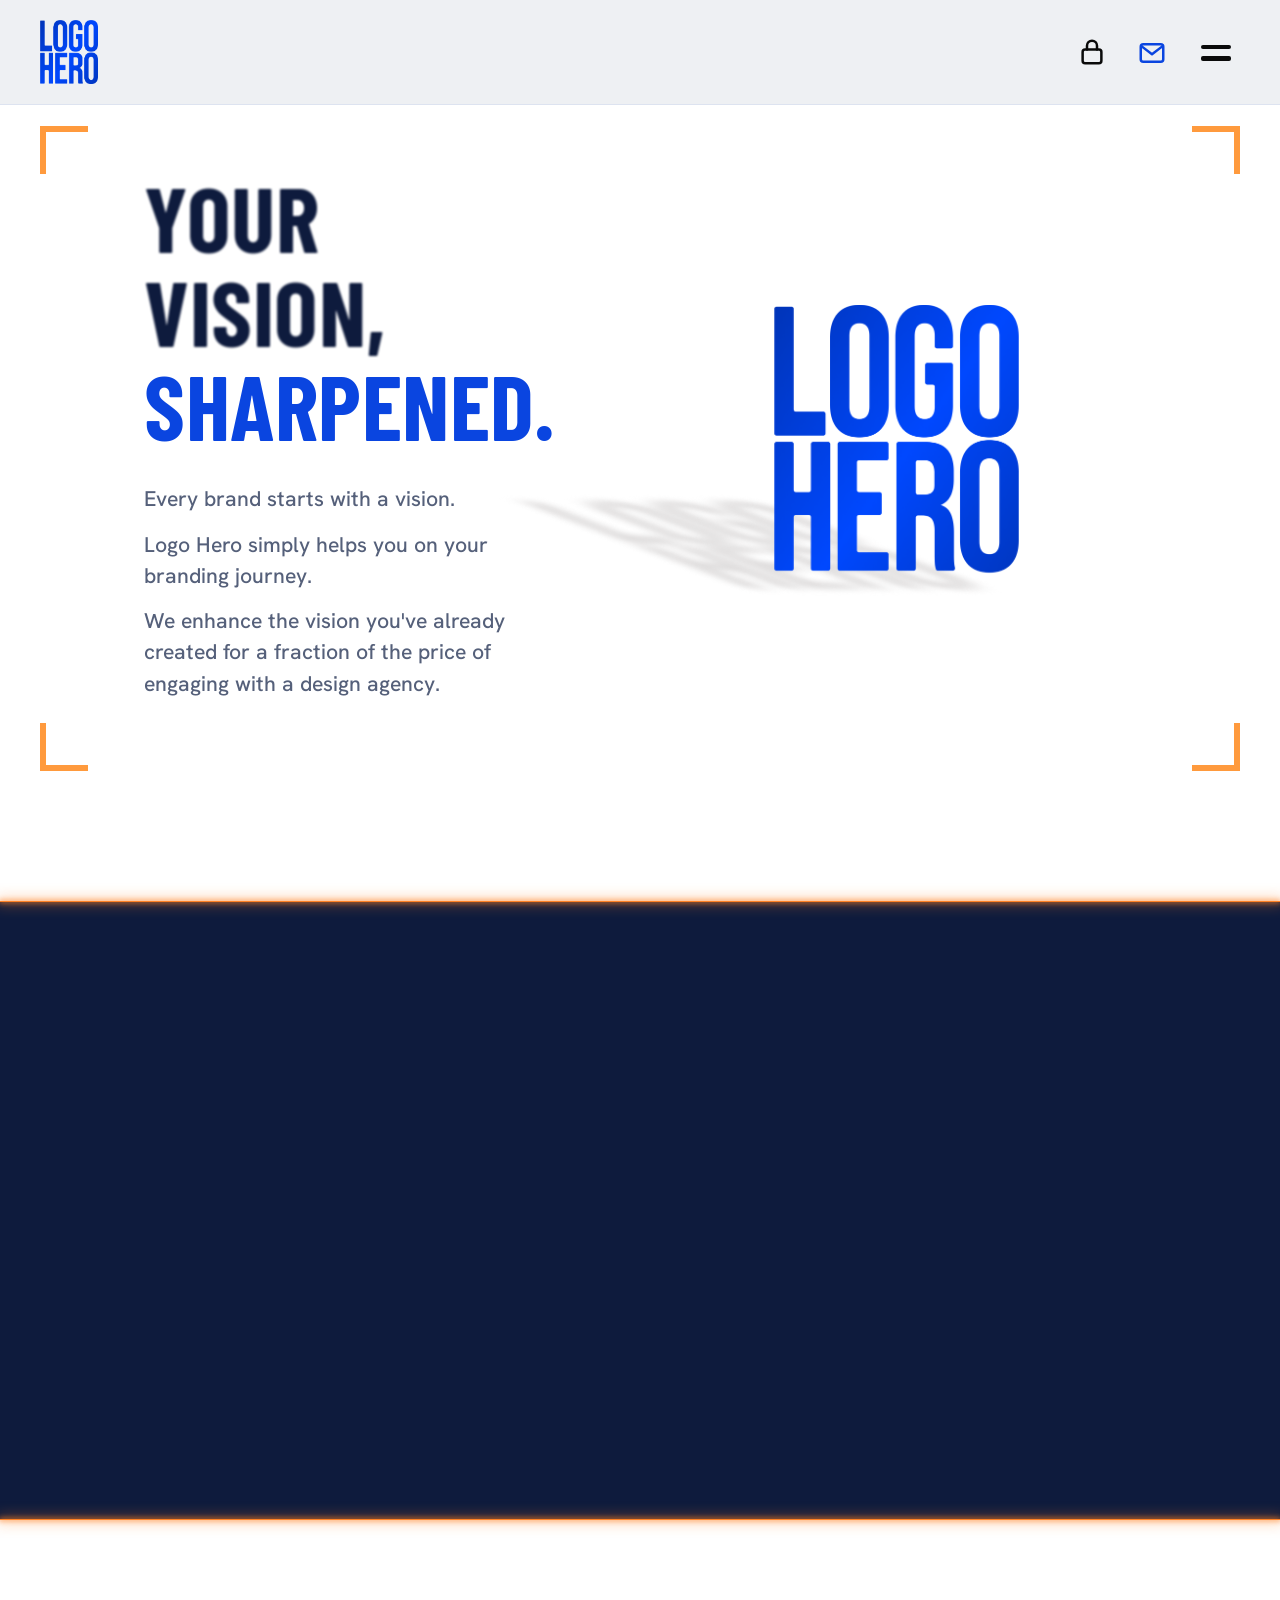
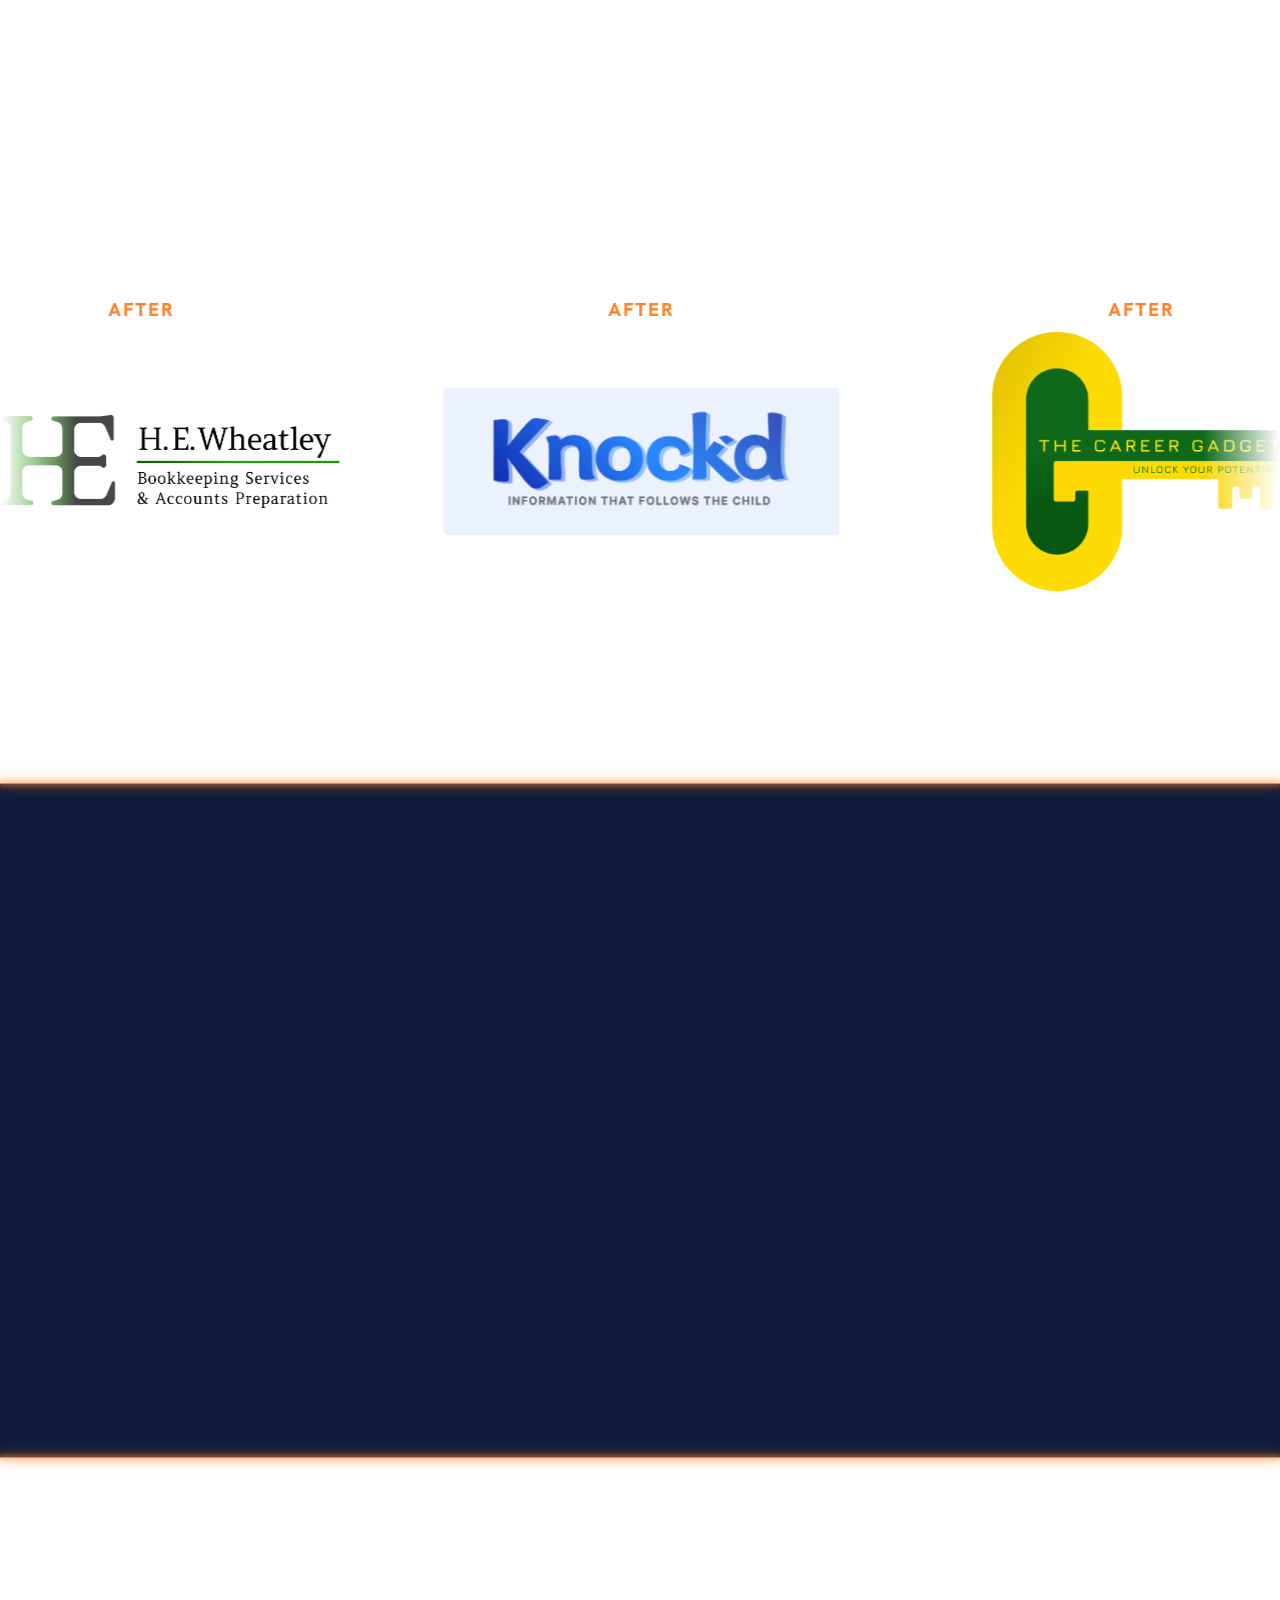
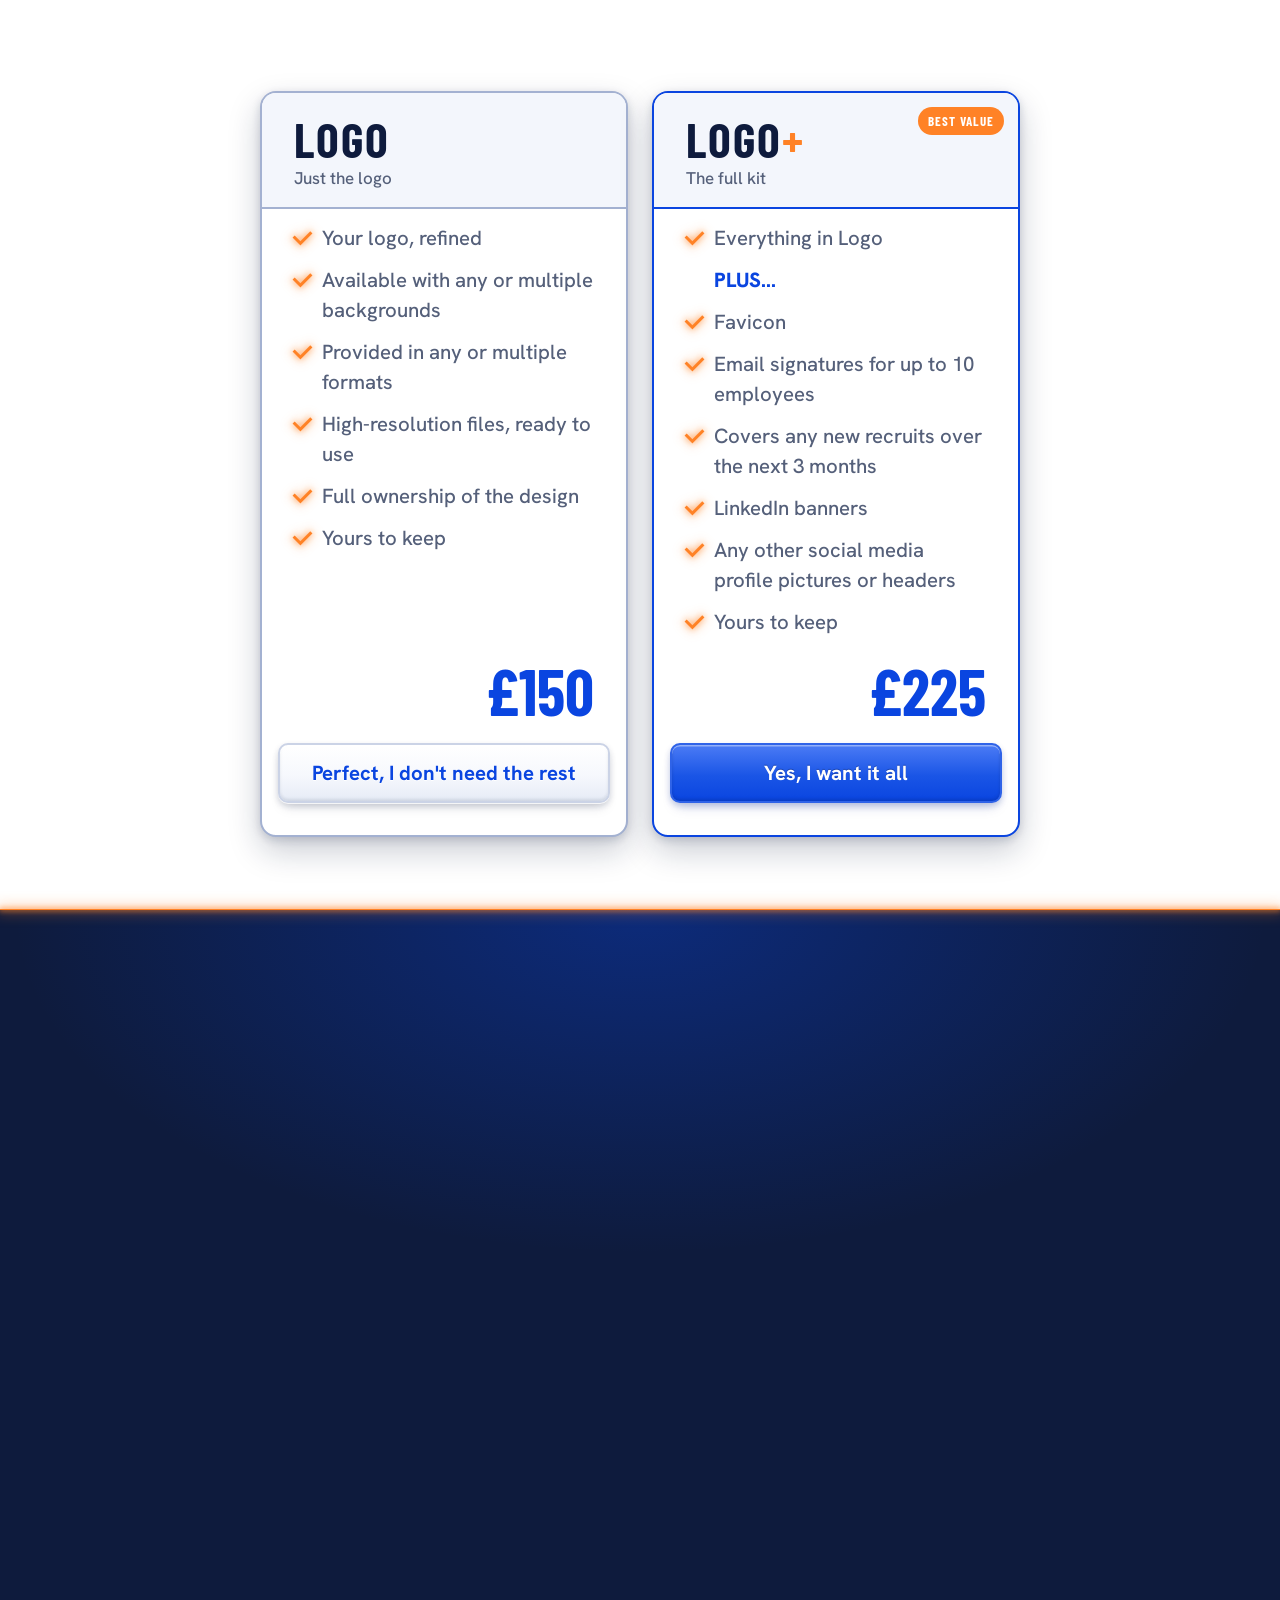
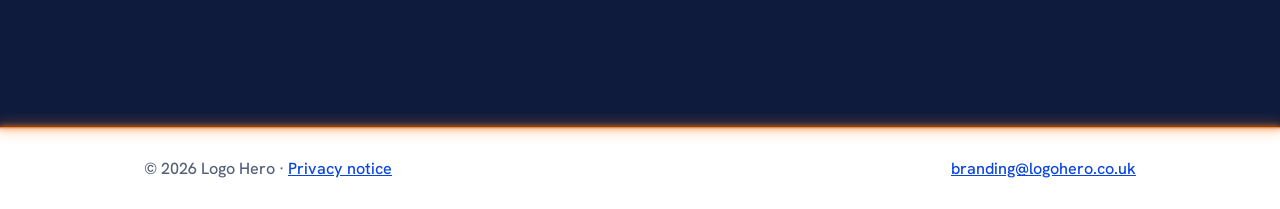
<file: index.html>
<!doctype html>
<html lang="en-GB">
<head>
<script>document.documentElement.classList.add('js');
/* Arriving via the menu's Home link (/#top): skip the opening animation and show the settled page from the top. */
if (location.hash === '#top') document.documentElement.classList.add('opening-done');</script>
<meta charset="utf-8">
<meta name="viewport" content="width=device-width, initial-scale=1">
<title>Logo Hero | Your vision, sharpened</title>
<meta name="description" content="Logo Hero helps you on your branding journey, enhancing the vision you've already created for a fraction of the price of a design agency.">
<link rel="icon" href="LOGO%20HERO.png">
<link rel="preconnect" href="https://fonts.googleapis.com">
<link rel="preconnect" href="https://fonts.gstatic.com" crossorigin>
<link href="https://fonts.googleapis.com/css2?family=Barlow+Condensed:wght@600;700&family=Hanken+Grotesk:wght@400;500;600;700;800&display=swap" rel="stylesheet">
<style>
  :root {
    --blue: #0A45E0;
    --orange: #FF8226;
    --blue-dark: #0A2A8F;
    --ink: #0E1B3D;
    --muted: #55607A;
    --line: #DDE3F0;
    --soft: #F3F6FC;
    --bg: #FFFFFF;
  }
  html { -webkit-tap-highlight-color: transparent; }
  * { box-sizing: border-box; }
  /* No sideways scrolling anywhere: html is hidden (applies to the viewport), body is clipped
     (clip does not create a scroll container, so the sticky opening scene keeps working). */
  html { scroll-behavior: smooth; overflow-x: hidden; overscroll-behavior-x: none; }
  body {
    margin: 0;
    overflow-x: clip;
    font-family: "Hanken Grotesk", -apple-system, BlinkMacSystemFont, "Segoe UI", Helvetica, Arial, sans-serif;
    font-size: 22px;
    font-weight: 500;
    color: var(--ink);
    background: var(--bg);
    line-height: 1.25;
  }
  .wrap { max-width: 1040px; margin: 0 auto; padding: 0 24px; }
  h1, h2, h3 { font-family: "Barlow Condensed", "Hanken Grotesk", sans-serif; line-height: 1.02; margin: 0; letter-spacing: 0.5px; text-transform: uppercase; }
  a { color: var(--blue); }

  header { padding: 20px 0; border-bottom: 1px solid var(--line); }
  .site-header {
    position: fixed;
    inset: 0 0 auto;
    z-index: 30;
    background: rgba(238, 240, 243, .97);
    transition: transform .22s ease, opacity .22s ease;
  }
  .site-header.is-hidden { transform: translateY(-105%); }
  .site-header.is-hidden.is-revealed { transform: translateY(0); }
  @media (prefers-reduced-motion: reduce) { .site-header { transition: none; } }
  header .wrap { display: flex; align-items: center; justify-content: space-between; gap: 16px; }
  header img { height: 64px; width: auto; display: block; }
  header .logo-link { display: block; line-height: 0; }
  .header-actions { display: flex; align-items: center; gap: 12px; }

  /* Keep the Get in touch button the same height as the other banner controls. */
  .header-actions > .btn {
    padding: 11px 18px;
    font-size: 20px;
    line-height: 24px;
    height: 48px;
    display: inline-flex;
    align-items: center;
    justify-content: center;
  }

  .login-btn {
    display: inline-flex;
    align-items: center;
    justify-content: center;
    gap: 9px;
    padding: 11px 18px;
    border: 2px solid var(--line);
    border-radius: 10px;
    background: #fff;
    color: var(--ink);
    text-decoration: none;
    font-size: 20px;
    font-weight: 700;
    white-space: nowrap;
    transition: border-color .15s, background .15s, transform .15s;
  }
  .login-btn:hover { border-color: var(--blue); background: var(--soft); transform: translateY(-1px); }
  .login-btn:focus-visible { outline: 3px solid rgba(10, 69, 224, .35); outline-offset: 3px; }
  .login-btn svg { width: 17px; height: 17px; flex: 0 0 auto; }
  .btn {
    display: inline-block;
    background: var(--blue);
    color: #fff;
    text-decoration: none;
    font-weight: 700;
    font-size: 22px;
    padding: 13px 26px;
    border-radius: 10px;
    border: 2px solid var(--blue);
    transition: background .15s, transform .15s;
  }
  .btn:hover { background: var(--blue-dark); border-color: var(--blue-dark); transform: translateY(-1px); }
  .btn.ghost { background: transparent; color: var(--blue); }
  .btn.ghost:hover { background: var(--soft); color: var(--blue-dark); }

  /* ---------- Menu button (two lines) + pop-up menu ---------- */
  .menu-wrap { position: relative; margin-left: 4px; }
  .menu-btn {
    width: 48px; height: 48px;
    display: inline-flex; flex-direction: column; align-items: center; justify-content: center;
    gap: 6px; padding: 0;
    border: 2px solid var(--line); border-radius: 10px;
    background: #fff; cursor: pointer;
    transition: border-color .15s, background .15s;
  }
  .menu-btn:hover { border-color: var(--blue); background: var(--soft); }
  .menu-btn:focus-visible { outline: 3px solid rgba(10, 69, 224, .35); outline-offset: 3px; }
  .menu-btn span {
    display: block;
    width: 22px;
    height: 3px;
    border-radius: 2px;
    background: var(--ink);
    transition: transform .2s ease, opacity .2s ease, background .2s ease;
  }
  /* The open-menu cross changes to Logo Hero blue. */
  .menu-btn[aria-expanded="true"] span { background: var(--blue); }
  .menu-btn[aria-expanded="true"] span:nth-child(1) { transform: translateY(9px) rotate(45deg); }
  .menu-btn[aria-expanded="true"] span:nth-child(2) { opacity: 0; }
  .menu-btn[aria-expanded="true"] span:nth-child(3) { transform: translateY(-9px) rotate(-45deg); }
  .menu-panel {
    position: absolute; right: 0; top: calc(100% + 14px);
    width: 300px; max-width: calc(100vw - 48px);
    background: #fff; border: 1px solid var(--line); border-radius: 14px;
    box-shadow: 0 14px 34px rgba(14, 27, 61, .18);
    padding: 8px;
    opacity: 0; visibility: hidden; transform: translateY(-6px);
    transition: opacity .18s ease, transform .18s ease, visibility 0s linear .18s;
  }
  .menu-panel.open { opacity: 1; visibility: visible; transform: none; transition-delay: 0s; }
  .menu-group { padding: 4px 0; }
  .menu-group + .menu-group { border-top: 1px solid var(--line); }
  .menu-panel a {
    display: block; padding: 12px 14px; border-radius: 8px;
    color: var(--ink); text-decoration: none; font-size: 22px; font-weight: 700;
  }
  .menu-panel a:hover, .menu-panel a:focus-visible { background: var(--soft); color: var(--blue); outline: none; }
  @media (prefers-reduced-motion: reduce) { .menu-panel, .menu-btn span { transition: none; } }

  /* The opening scene stays pinned while the large logo travels into its normal hero position. */
  .opening-stage { position: relative; }
  .opening-scene { position: relative; background: var(--bg); }
  .hero { padding: 72px 0 80px; }
  .hero-logo-flight { display: none; }
  .js .opening-stage { height: 165vh; }
  .js .opening-scene {
    position: sticky;
    top: 0;
    height: 100vh;
    height: 100svh;
    min-height: 560px;
    overflow: hidden;
    isolation: isolate;
  }
  .js .opening-scene header { opacity: 0; transition: opacity .01s linear; }
  .js .opening-scene .hero-copy { opacity: 0; }
  .js .opening-scene .hero { min-height: calc(100% - 105px); display: flex; align-items: center; }
  .js .hero-logo-target { opacity: 0; }
  .js .hero-logo-flight {
    display: block;
    position: fixed;
    z-index: 20;
    left: 0;
    top: 0;
    width: 100vw;
    height: 100vh;
    height: 100svh;
    object-fit: contain;
    object-position: center;
    transform-origin: top left;
    pointer-events: none;
    will-change: transform, opacity;
  }
  @media (max-width: 760px) {
    .js .opening-stage { height: 195vh; }
    .js .opening-scene .hero { min-height: calc(100% - 91px); }
  }
  @media (prefers-reduced-motion: reduce) {
    .js .opening-stage { height: auto; }
    .js .opening-scene { position: relative; height: auto; min-height: 0; overflow: visible; }
    .js .opening-scene header, .js .opening-scene .hero-copy { opacity: 1; }
    .js .hero-logo-target { opacity: 1; }
    .js .hero-logo-flight { display: none; }
    .js .opening-scene .hero { min-height: 0; }
  }
  /* Opening animation finished and the visitor has scrolled back up:
     the pinned scroll-animation zone is collapsed so the page behaves as a normal page from the top.
     (Same settled state as reduced motion; added by the script below.) */
  .opening-done .opening-stage { height: auto !important; }
  .opening-done .opening-scene { position: relative !important; height: auto !important; min-height: 0 !important; overflow: visible !important; }
  .opening-done .opening-scene .hero { min-height: 0 !important; }
  .opening-done .hero-copy,
  .opening-done .hero-logo-target { opacity: 1 !important; }
  .opening-done .hero-logo-flight { display: none !important; }
  /* The top bar is visible at the top of the page in this state, so push the hero content down to clear it */
  .opening-done .hero { padding-top: 135px; }

  .hero .wrap { display: grid; grid-template-columns: 1fr 1.4fr; gap: 48px; align-items: center; }
  .hero h1 { font-size: clamp(48px, 8vw, 92px); color: var(--ink); }
  .hero h1 span { color: var(--blue); }
  /* Soft Figma-style layer blur applied only to the words “Your vision”. */
  .hero h1 .vision-blur { color: var(--ink); filter: blur(1px); }
  .hero p { font-size: 25px; color: var(--muted); max-width: 30em; margin: 0 0 14px; }
  .hero h1 + p { margin-top: 32px; }
  .hero p:last-child { margin-bottom: 32px; }
  .actions { display: flex; flex-wrap: wrap; gap: 12px; }
  .hero img { width: 100%; height: auto; display: block; }

  section { padding: 72px 0; scroll-margin-top: 30px; }
  section.soft { background: var(--soft); }
  #how, #contact { background: var(--ink); }
  #about { background-color: var(--ink); }
  #about.tinted { background-color: var(--ink); }
  h2 { font-size: clamp(34px, 5vw, 52px); margin-bottom: 36px; }

  .steps { display: grid; grid-template-columns: repeat(3, 1fr); gap: 24px; }
  .step { background: #fff; border: 1px solid var(--line); border-radius: 14px; padding: 28px; }
  .step .n { font-family: "Barlow Condensed", sans-serif; font-weight: 700; font-size: 44px; color: var(--blue); line-height: 1; margin-bottom: 12px; }
  .step h3 { font-size: 26px; margin-bottom: 8px; }
  .step p { margin: 0; color: var(--muted); font-size: 24px; }

  /* ---------- Examples: constant right-to-left scroll ---------- */
  #examples { padding: 94px 0 80px; overflow: hidden; }
  #examples h2 { margin-bottom: 20px; }
  .examples-sub { margin: 0 0 24px; font-size: 25px; color: var(--muted); }
  .marquee {
    --cardw: 420px;
    --gap: 80px;
    position: relative;
    overflow: hidden;
    padding: 12px 0 20px;
    -webkit-mask-image: linear-gradient(90deg, transparent 0, #000 6%, #000 94%, transparent 100%);
            mask-image: linear-gradient(90deg, transparent 0, #000 6%, #000 94%, transparent 100%);
  }
  .track { display: flex; gap: var(--gap); width: max-content; will-change: transform; }
  .ex {
    position: relative;
    flex: 0 0 var(--cardw);
    width: var(--cardw);
    aspect-ratio: 4 / 3;
  }
  .ex img {
    position: absolute; inset: 0;
    width: 100%; height: 100%;
    object-fit: contain;
    padding: 44px 12px 12px;
    transition: opacity .55s ease;
    -webkit-user-drag: none;
  }
  .marquee.touch {
    touch-action: pan-y;
    -webkit-user-select: none; user-select: none;
    -webkit-touch-callout: none;
  }
  .marquee.touch .ex { -webkit-tap-highlight-color: transparent; cursor: pointer; }
  /* Default is the polished "after"; hovering / tapping a card shows the original "before". */
  .ex .before { opacity: 0; }
  .ex .after { opacity: 1; }
  .ex.is-before .before { opacity: 1; }
  .ex.is-before .after { opacity: 0; }
  .ex .tag {
    position: absolute; left: 0; right: 0; top: 8px; text-align: center;
    font-size: 22px; font-weight: 800; letter-spacing: 2px; text-transform: uppercase;
    color: var(--orange);
    transition: color .2s ease, font-size .2s ease;
  }
  .ex .tag::before { content: "After"; }
  .ex.is-before .tag { color: var(--muted); font-size: 20px; font-weight: 700; }
  .ex.is-before .tag::before { content: "Before"; }

  .marquee.static { overflow-x: auto; -webkit-mask-image: none; mask-image: none; }
  .marquee.static .ex:hover .before, .marquee.static .ex:focus .before { opacity: 1; }
  .marquee.static .ex:hover .after, .marquee.static .ex:focus .after { opacity: 0; }

  .prices { display: grid; grid-template-columns: repeat(2, 1fr); gap: 24px; max-width: 760px; margin: 0 auto; }
  .price { border: 2px solid #A3B1D1; box-shadow: 0 14px 32px rgba(14, 27, 61, .22), 0 3px 8px rgba(14, 27, 61, .16); border-radius: 16px; padding: 32px; background: #fff; display: flex; flex-direction: column; transition: transform .2s ease, box-shadow .2s ease; }
  .price:hover, .price:focus-within { transform: scale(1.02); box-shadow: 0 20px 44px rgba(14, 27, 61, .28), 0 4px 10px rgba(14, 27, 61, .18); }
  .price.featured { border-color: var(--blue); }
  .price.featured .head { border-bottom-color: var(--blue); }
  .price { position: relative; overflow: hidden; padding-top: 0; }
  .price .head { margin: 0 -32px 8px; padding: 22px 32px 16px; background: var(--soft); border-bottom: 2px solid #A3B1D1; }
  .price h3 { font-size: 48px; letter-spacing: 2px; font-weight: 700; color: var(--ink); margin-bottom: 2px; }
  .price h3 .plus { color: var(--orange); }
  .price .tagline { font-size: 20px; color: var(--muted); }
  .price .badge { position: absolute; top: 14px; right: 14px; background: var(--orange); color: #fff; font-family: "Barlow Condensed", sans-serif; font-weight: 700; font-size: 16px; letter-spacing: 1px; text-transform: uppercase; padding: 4px 10px; border-radius: 999px; }
  .price .amount { font-family: "Barlow Condensed", sans-serif; font-weight: 700; font-size: 64px; color: var(--blue); line-height: 1; margin: auto 0 20px; text-align: right; }
  .price ul { list-style: none; padding: 0; margin: 0 0 16px; color: var(--muted); font-size: 24px; }
  .price li { padding: 6px 0 6px 28px; position: relative; }
  .price li::before { content: ""; position: absolute; left: 0; top: 13px; width: 14px; height: 8px; border-left: 3px solid var(--orange); border-bottom: 3px solid var(--orange); transform: rotate(-45deg); filter: drop-shadow(0 0 3px rgba(255, 130, 38, .8)) drop-shadow(0 0 6px rgba(255, 130, 38, .45)); }
  .price li.plus-item { color: var(--blue); font-weight: 800; }
  .price li.plus-item::before { content: none; display: none; }
  .price .btn { text-align: center; font-size: 24px; }
  .price .btn { width: calc(100% + 32px); margin-left: -16px; white-space: nowrap; }
  .price .btn .plus { color: var(--orange); }

  .about { max-width: 760px; }
  .about p { font-size: 25px; color: var(--muted); margin: 0 0 18px; }
  .contact { text-align: center; }
  .contact p { color: var(--muted); max-width: 32em; margin: 0 auto 28px; font-size: 24px; }
  #contact {
    min-height: calc(100vh - var(--footer-h, 90px));
    min-height: calc(100svh - var(--footer-h, 90px));
    display: flex; align-items: center; justify-content: center;
  }
  #contact .wrap { width: 100%; }
  #pricing .wrap { opacity: var(--pricing-fade, 1); }

  footer { border-top: 1px solid var(--line); padding: 28px 0; color: var(--muted); font-size: 19px; }
  footer .wrap { display: flex; flex-wrap: wrap; justify-content: space-between; gap: 12px; }
  .js h2, .js .about p, .js .examples-sub, .js .step, .js .contact p, .js .contact .btn {
    opacity: 0;
    transform: translateY(24px);
    transition: opacity .8s ease, transform .8s ease;
  }
  .js .in-view { opacity: 1 !important; transform: none !important; }
  @media (prefers-reduced-motion: reduce) {
    .js h2, .js .about p, .js .examples-sub, .js .step, .js .contact p, .js .contact .btn {
      opacity: 1; transform: none; transition: none;
    }
    #about { transition: none; }
  }
  @media (min-width: 761px) {
    .hero .wrap > div { position: relative; z-index: 1; }
    .hero img { transform: translateX(-22%); }
  }
  @media (max-width: 760px) {
    .hero { padding: 40px 0 36px; }
    .hero .wrap { grid-template-columns: 1fr; gap: 48px; }
    .hero-copy { padding: 0 20px; }   /* extra side padding around the hero heading and body text */
    .hero img { max-width: 420px; margin: 0 auto; transform: translateX(-28%); }
    .opening-done .hero { padding-top: 120px; }
    /* Settled page on phones: the hero fills the first screen, so there's extra space under the logo
       (and the bottom blue frame corners sit at the bottom of that screen). That keeps the start of the
       gradient background below the fold until the visitor scrolls. */
    .opening-done .opening-scene { min-height: 100vh !important; min-height: 100svh !important; }
    .steps, .prices { grid-template-columns: 1fr; }
    section { padding: 52px 0; }
    #examples { padding: 52px 0 52px; }
    header { padding: 14px 0; }
    header img { height: 52px; }
    .header-actions { gap: 8px; }
    .header-actions .btn {
      padding: 9px 14px;
      font-size: 19px;
      line-height: 20px;
      height: 42px;
    }
    .login-btn { gap: 6px; padding: 9px 10px; font-size: 17px; }
    .login-btn svg { width: 15px; height: 15px; }
    .marquee { --cardw: 330px; --gap: 50px; }
    .menu-wrap { margin-left: 0; }
    .menu-btn { width: 42px; height: 42px; gap: 5px; }
    .menu-btn span { width: 20px; }
    .menu-btn[aria-expanded="true"] span:nth-child(1) { transform: translateY(8px) rotate(45deg); }
    .menu-btn[aria-expanded="true"] span:nth-child(3) { transform: translateY(-8px) rotate(-45deg); }
    .menu-panel a { font-size: 21px; }
    @media (max-width: 400px) {
      .header-actions { gap: 6px; }
    }
  }

  /* ================= CHANGES ================= */

  /* Change 1: more space after the hero logo before the blue section starts */
  #about { margin-top: 90px; }
  @media (max-width: 760px) { #about { margin-top: 70px; } }

  /* Change 2: banner buttons share one height and one centre line */
  .header-actions { --ctl-h: 48px; align-items: center; }
  .header-actions > .btn,
  .header-actions .login-btn,
  .header-actions .menu-btn {
    box-sizing: border-box;
    height: var(--ctl-h);
    margin: 0;
    line-height: 1;
  }
  .header-actions > .btn,
  .header-actions .login-btn {
    display: inline-flex;
    align-items: center;
    justify-content: center;
    padding: 0 18px;
  }
  .header-actions .menu-btn { width: var(--ctl-h); }
  .menu-wrap { display: flex; align-items: center; }
  .header-actions > .btn { white-space: nowrap; flex: 0 0 auto; }
  @media (max-width: 760px) {
    .header-actions { --ctl-h: 40px; gap: 5px; }
    header .wrap { gap: 8px; padding: 0 16px; }
    header img { height: 42px; }
    .header-actions > .btn,
    .header-actions .login-btn { padding: 0 clamp(7px, 2vw, 11px); }
    .header-actions > .btn { font-size: clamp(13px, 3.7vw, 16px); }
    .header-actions .login-btn { font-size: clamp(12px, 3.4vw, 15px); }
    .header-actions .menu-btn { width: var(--ctl-h); }
    .header-actions .login-btn { gap: 4px; }
    .header-actions .login-btn svg { width: 14px; height: 14px; }
  }
  /* Footer on phones: two tidy stacked lines instead of a ragged wrap */
  @media (max-width: 760px) {
    footer { font-size: 17px; }
    footer .wrap { flex-direction: column; align-items: flex-start; gap: 4px; }
    .f-left { display: flex; flex-direction: column; align-items: flex-start; gap: 4px; }
    .f-sep { display: none; }
  }
  /* Optical centring: the font sits slightly low in its line box, so nudge the text up (~2px) */
  /* Get in touch: marginally shallower than the other banner controls (2px off top and bottom) */
  .header-actions > .btn { height: calc(var(--ctl-h) - 4px); padding-bottom: 4px; }
  .header-actions .login-btn { padding-bottom: 2px; }

  /* Change 3: small grey pulsing "scroll down" arrow on the opening screen.
     Its opacity is driven by the opening-animation script below, so it fades
     away as the big logo starts to shrink. */
  .scroll-cue {
    display: none;
    position: fixed;
    left: 50%;
    bottom: 26px;
    bottom: calc(26px + env(safe-area-inset-bottom, 0px));
    width: 32px;
    height: 32px;
    margin-left: -16px;
    z-index: 25;
    color: #8A93A6;
    pointer-events: none;
    opacity: 1;
  }
  .js .scroll-cue { display: block; }
  .scroll-cue svg {
    display: block;
    width: 100%;
    height: 100%;
    animation: cue-pulse 1.8s ease-in-out infinite;
  }
  @keyframes cue-pulse {
    0%, 100% { transform: translateY(0);   opacity: .45; }
    50%      { transform: translateY(8px); opacity: 1; }
  }
  .opening-done .scroll-cue { display: none !important; }
  @media (prefers-reduced-motion: reduce) {
    .scroll-cue { display: none !important; }
  }

  /* Change 4: Customer Login text 1pt (~1.33px) larger, button widened to fit */
  .header-actions .login-btn { font-size: 21.33px; padding-left: 22px; padding-right: 22px; }
  @media (max-width: 760px) {
    .header-actions .login-btn {
      font-size: clamp(13.33px, 3.7vw, 16.33px);
      padding-left: clamp(9px, 2.6vw, 13px);
      padding-right: clamp(9px, 2.6vw, 13px);
    }
  }

  /* Change 5: banner fades in (no slide) a moment after the logo animation ends.
     banner-prep = in place but fully transparent; banner-fade = animate up to opaque. */
  .site-header.banner-prep { transform: none !important; opacity: 0 !important; transition: none !important; }
  .site-header.banner-prep.banner-fade { opacity: 1 !important; transition: opacity .9s ease !important; }

  /* Change 6: doubled section padding so content sits further from the grey/blue dividers.
     About, Examples and How: top and bottom doubled. Pricing: top only. */
  #about    { padding-top: 144px; padding-bottom: 144px; }
  #examples { padding-top: 188px; padding-bottom: 160px; }
  #how      { padding-top: 144px; padding-bottom: 144px; scroll-margin-top: 70px; }   /* menu link lands a little lower */
  #pricing  { padding-top: 144px; scroll-margin-top: -44px; }   /* menu link lands with the heading nearer the top */
  /* Bigger gap between the "hover/tap to see the logo enhanced" line and the marquee (section padding unchanged) */
  .examples-sub { margin-bottom: 64px; }
  @media (max-width: 760px) {
    .examples-sub { margin-bottom: 48px; }
    #about    { padding-top: 104px; padding-bottom: 104px; }
    #examples { padding-top: 104px; padding-bottom: 104px; }
    #how      { padding-top: 104px; padding-bottom: 104px; }
    #pricing  { padding-top: 104px; scroll-margin-top: -20px; }
  }

  /* ================= PREMIUM BACKGROUND & ATMOSPHERE ================= */

  /* Premium 2 (dot grid) removed. */
  body { background-color: var(--bg); }
  .opening-scene { background: transparent; }

  /* Premium 3: soft spotlight behind the hero logo.
     --glow is driven by the opening-animation script so the light fades in with the hero copy. */
  .hero .wrap { position: relative; isolation: isolate; }
  .hero .wrap::before {
    content: "";
    position: absolute;
    z-index: -1;
    left: 58%;
    top: 50%;
    width: min(900px, 92vw);
    aspect-ratio: 1;
    transform: translate(-50%, -50%);
    background: radial-gradient(closest-side, rgba(255, 255, 255, .95) 0%, rgba(255, 255, 255, .55) 45%, rgba(255, 255, 255, 0) 100%);
    opacity: var(--glow, 1);
    pointer-events: none;
  }
  @media (max-width: 760px) {
    .hero .wrap::before { left: 42%; top: 72%; width: 130vw; }
  }

  /* Premium 4: corner marks framing the hero, like a print proof.
     They fade in with the hero copy, same as the spotlight.
     Bold L-shaped brackets in a bright orange so they read as a deliberate frame. */
  .crop {
    position: absolute;
    z-index: 1;
    width: 48px;
    height: 48px;
    border: 0 solid #FF9A3D;
    filter: none;
    pointer-events: none;
    opacity: var(--glow, 1);
  }
  /* Bottom corners fade out smoothly once the hero logo has scrolled off the top of the screen
     (the script near the end of the page toggles .crops-bottom-off on the opening scene). */
  .crop.bl, .crop.br { transition: opacity .35s ease; }
  .crops-bottom-off .crop.bl, .crops-bottom-off .crop.br { opacity: 0; }
  .crop.tl { top: 126px;   left: 40px;  border-top-width: 6px;    border-left-width: 6px; }
  .crop.tr { top: 126px;   right: 40px; border-top-width: 6px;    border-right-width: 6px; }
  .crop.bl { bottom: 40px; left: 40px;  border-bottom-width: 6px; border-left-width: 6px; }
  .crop.br { bottom: 40px; right: 40px; border-bottom-width: 6px; border-right-width: 6px; }
  @media (max-width: 760px) {
    .crop { width: 28px; height: 28px; }
    .crop.tl, .crop.tr { top: 92px; border-top-width: 4px; }
    .crop.bl, .crop.br { border-bottom-width: 4px; }
    .crop.tl, .crop.bl { left: 14px; border-left-width: 4px; }
    .crop.tr, .crop.br { right: 14px; border-right-width: 4px; }
    .crop.bl, .crop.br { bottom: 44px; }
  }

  /* Phones: while the opening scene is pinned, the banner fades in over the top of the hero.
     Push the hero content down so there's a clear gap between the banner and the headline.
     (After the animation settles, the existing .opening-done rule already handles this.) */
  @media (max-width: 760px) {
    .js:not(.opening-done) .opening-scene .hero { padding-top: 114px; padding-bottom: 0; align-items: flex-start; }
  }

  /* Keep content clean: the grain only texture the backgrounds. Tiles, text, logos, the
     marquee and the hero all sit above the grain layer (z-index 2 vs the grain's 1). */
  main .wrap, footer .wrap, .marquee { position: relative; z-index: 2; }
  .opening-scene { z-index: 2; }

  /* Premium 5: deep navy contact section (replaces the pale blue block).
     A soft blue glow at the top stops it feeling flat. */
  #contact {
    background:
      radial-gradient(ellipse 70% 60% at 50% 0%, rgba(10, 69, 224, .38), rgba(10, 69, 224, 0) 70%),
      var(--ink);
    color: #fff;
  }
  #contact h2 { color: #fff; }
  #contact p { color: rgba(255, 255, 255, .78); }
  #contact .btn { background: #fff; border-color: #fff; color: var(--ink); }
  #contact .btn:hover { background: var(--soft); border-color: var(--soft); color: var(--blue); }
  /* Contact button: orange and 3D, lit from above like the banner buttons. Bright top edge, gradient
     darkening downwards, darker bottom edge and a soft shadow beneath; pressed state sits slightly in. */
  #contact .btn {
    background-image: linear-gradient(180deg, #FFA55E 0%, #FF8226 55%, #F2690A 100%);
    background-color: #FF8226;
    border-color: #FF9442;
    color: var(--ink);
    box-shadow:
      inset 0 1.5px 0 rgba(255, 255, 255, .5),
      inset 0 -2px 3px rgba(120, 40, 0, .22),
      0 3px 6px rgba(0, 0, 0, .30),
      0 8px 14px -6px rgba(0, 0, 0, .35);
    transition: background .15s, border-color .15s, transform .15s, box-shadow .15s;
  }
  #contact .btn:hover {
    background-image: linear-gradient(180deg, #FFB06E 0%, #FF8B33 55%, #F87612 100%);
    background-color: #FF8B33;
    border-color: #FFA05A;
    color: var(--ink);
    transform: translateY(-1px);
  }
  #contact .btn:active {
    transform: translateY(1px);
    box-shadow:
      inset 0 2px 4px rgba(120, 40, 0, .45),
      inset 0 -1px 0 rgba(255, 255, 255, .25),
      0 1px 2px rgba(0, 0, 0, .25);
  }

  /* Change 7 (desktop only): keep the hero headline clear of the banner and inside the frame corners.
     The pinned opening scene now reserves space at the top for the banner (and the top corner marks),
     and the hero fills the whole scene, centring its content in what's left.
     The headline also scales with window height so it always fits inside the frame. */
  @media (min-width: 761px) {
    .hero h1 { font-size: clamp(44px, min(8vw, 10.5vh), 92px); }
    .opening-done .hero { padding-top: 170px; }
  }
  @media (min-width: 761px) and (prefers-reduced-motion: no-preference) {
    .js:not(.opening-done) .opening-scene .hero {
      min-height: 100%;
      box-sizing: border-box;
      padding-top: 170px;
      padding-bottom: 70px;
    }
  }

  /* Change 8: lift the Customer Login text so it sits on the same line as the padlock and Get in touch.
     Only the text span moves, so the padlock stays put. Adjust -3px to taste (-4px lifts more, -2px less). */
  .header-actions .login-label { display: block; transform: translateY(-3px); }

  /* Change 9: two-line menu icon. When open, the two lines form the cross.
     Cross offset = half of (line height 3px + gap). Desktop gap 7px -> 5px; mobile gap 6px -> 4.5px. */
  .menu-btn { gap: 7px; }
  .menu-btn[aria-expanded="true"] span:nth-child(1) { transform: translateY(5px) rotate(45deg); }
  .menu-btn[aria-expanded="true"] span:nth-child(2) { opacity: 1; transform: translateY(-5px) rotate(-45deg); }
  @media (max-width: 760px) {
    .menu-btn { gap: 6px; }
    .menu-btn[aria-expanded="true"] span:nth-child(1) { transform: translateY(4.5px) rotate(45deg); }
    .menu-btn[aria-expanded="true"] span:nth-child(2) { opacity: 1; transform: translateY(-4.5px) rotate(-45deg); }
  }

  /* Change 10: stop sideways scrolling on phones.
     Cause: the soft spotlight behind the hero logo (.hero .wrap::before) is 130vw wide on phones and
     poked out past the right edge of the screen, which made the page (and the fixed banner) pannable.
     The hero now clips anything that pokes out sideways; desktop is unaffected. */
  .hero { overflow-x: clip; }
  .site-header { max-width: 100%; }

  /* Change 11: phone-only banner text alignment.
     The desktop nudges (-3px login text, +4px bottom padding on Get in touch) were tuned for the
     bigger desktop font, so on phones the text sat slightly high. These smaller nudges centre it. */
  @media (max-width: 760px) {
    .header-actions .login-label { transform: translateY(-1px); }
    .header-actions .login-btn { padding-bottom: 0; }
    .header-actions > .btn { padding-bottom: 2px; }
  }

  /* Change 14: Customer Login and Get in touch are icon-only (padlock / envelope) and exactly the
     same square size as the menu button (48px desktop, 40px phone). */
  .header-actions > .btn.icon-btn,
  .header-actions .login-btn.icon-btn {
    width: var(--ctl-h);
    height: var(--ctl-h);
    padding: 0;
    gap: 0;
    flex: 0 0 auto;
  }
  .header-actions .icon-btn svg { width: 22px; height: 22px; display: block; flex: 0 0 auto; }
  @media (max-width: 760px) {
    .header-actions > .btn.icon-btn,
    .header-actions .login-btn.icon-btn { padding: 0; }
    .header-actions .icon-btn svg { width: 20px; height: 20px; }
  }

  /* Change 13: no spotlight/backlight behind the hero logo (the corner marks keep their fade-in). */
  .hero .wrap::before { display: none; }

  /* Section rhythm: white and deep navy, with a 1px static orange glow line on every white/navy divide.
     About and How are navy (their text flips to white); Examples and Pricing stay white; Contact is navy too. */
  #about, #how { position: relative; background: var(--ink); transition: none; }
  #about h2, #how h2 { color: #fff; }
  #about p { color: rgba(255, 255, 255, .82); }
  #contact { position: relative; }
  #about::before, #about::after, #how::before, #how::after, #contact::before, #contact::after {
    content: "";
    position: absolute;
    left: 0; right: 0;
    height: 1px;
    background: #FF8226;
    z-index: 2;
    pointer-events: none;
    box-shadow: 0 0 5px 1px rgba(255, 130, 38, .8), 0 0 14px 3px rgba(255, 130, 38, .4);
  }
  #about::before, #how::before, #contact::before { top: 0; }
  #about::after, #how::after, #contact::after { bottom: 0; }

  /* Change 15: the three banner buttons (Get in touch, Customer Login, menu) look lit from above.
     A light source overhead: bright top edge, gradient that darkens downwards, a darker bottom edge,
     and a soft shadow falling beneath. Pressed / open states flip to an inset look. */
  .header-actions > .btn.icon-btn,
  .header-actions .login-btn.icon-btn,
  .header-actions .menu-btn {
    background-image: linear-gradient(180deg, #FFFFFF 0%, #F6F8FD 55%, #E6EBF6 100%);
    background-color: #F6F8FD;
    border-color: #CBD3E6;
    box-shadow:
      inset 0 1.5px 0 rgba(255, 255, 255, .95),
      inset 0 -2px 3px rgba(14, 27, 61, .10),
      0 1px 0 rgba(255, 255, 255, .8),
      0 3px 6px rgba(14, 27, 61, .16),
      0 8px 14px -6px rgba(14, 27, 61, .18);
    transition: border-color .15s, background .15s, transform .15s, box-shadow .15s;
  }
  .header-actions > .btn.icon-btn {
    background-image: linear-gradient(180deg, #4B7BF5 0%, #1A55E6 55%, #0A45E0 100%);
    background-color: #1A55E6;
    border-color: #2F63E8;
    box-shadow:
      inset 0 1.5px 0 rgba(255, 255, 255, .4),
      inset 0 -2px 3px rgba(5, 20, 80, .18),
      0 3px 6px rgba(10, 42, 143, .20),
      0 8px 14px -6px rgba(10, 42, 143, .22);
  }
  .header-actions > .btn.icon-btn:hover {
    background-image: linear-gradient(180deg, #3F70EE 0%, #0F4BDB 55%, #0A3CC4 100%);
    background-color: #0F4BDB;
    border-color: #2457DD;
  }
  .header-actions .login-btn.icon-btn:hover,
  .header-actions .menu-btn:hover {
    background-image: linear-gradient(180deg, #FFFFFF 0%, #EEF2FB 55%, #DCE4F5 100%);
    background-color: #EEF2FB;
    border-color: var(--blue);
  }
  /* Pressed, and the menu button while its panel is open: sits slightly in, light now falls on the lower lip. */
  .header-actions > .btn.icon-btn:active,
  .header-actions .login-btn.icon-btn:active,
  .header-actions .menu-btn:active,
  .header-actions .menu-btn[aria-expanded="true"] {
    transform: translateY(1px);
    box-shadow:
      inset 0 2px 4px rgba(14, 27, 61, .22),
      inset 0 -1px 0 rgba(255, 255, 255, .7),
      0 1px 2px rgba(14, 27, 61, .12);
  }
  .header-actions > .btn.icon-btn:active {
    box-shadow:
      inset 0 2px 4px rgba(5, 20, 80, .5),
      inset 0 -1px 0 rgba(255, 255, 255, .25),
      0 1px 2px rgba(10, 42, 143, .2);
  }
  /* Icons catch the same light: a tiny highlight just below each glyph gives an embossed feel. */
  .header-actions .login-btn.icon-btn svg { filter: drop-shadow(0 1px 0 rgba(255, 255, 255, .9)); }
  .header-actions > .btn.icon-btn svg { filter: drop-shadow(0 -1px 0 rgba(5, 20, 80, .45)); }

  /* Pricing buttons (Choose Logo / Choose Logo+) get the same overhead-lit 3D look as the banner buttons:
     Choose Logo+ is the solid blue one, Choose Logo the light one with blue text. */
  .price .btn {
    background-image: linear-gradient(180deg, #4B7BF5 0%, #1A55E6 55%, #0A45E0 100%);
    background-color: #1A55E6;
    border-color: #2F63E8;
    color: #fff;
    box-shadow:
      inset 0 1.5px 0 rgba(255, 255, 255, .4),
      inset 0 -2px 3px rgba(5, 20, 80, .18),
      0 3px 6px rgba(10, 42, 143, .20),
      0 8px 14px -6px rgba(10, 42, 143, .22);
    text-shadow: 0 -1px 0 rgba(5, 20, 80, .35);
    transition: background .15s, border-color .15s, transform .15s, box-shadow .15s;
  }
  .price .btn:hover {
    background-image: linear-gradient(180deg, #123FBF 0%, #072C94 55%, #041C66 100%);
    background-color: #072C94;
    border-color: #041C66;
    color: #fff;
    box-shadow:
      inset 0 1.5px 0 rgba(255, 255, 255, .2),
      inset 0 -2px 3px rgba(2, 10, 50, .3),
      0 8px 16px -4px rgba(10, 42, 143, .45);
  }
  .price .btn.ghost {
    background-image: linear-gradient(180deg, #FFFFFF 0%, #F6F8FD 55%, #E6EBF6 100%);
    background-color: #F6F8FD;
    border-color: #CBD3E6;
    color: var(--blue);
    text-shadow: 0 1px 0 rgba(255, 255, 255, .9);
    box-shadow:
      inset 0 1.5px 0 rgba(255, 255, 255, .95),
      inset 0 -2px 3px rgba(14, 27, 61, .10),
      0 1px 0 rgba(255, 255, 255, .8),
      0 3px 6px rgba(14, 27, 61, .16),
      0 8px 14px -6px rgba(14, 27, 61, .18);
  }
  .price .btn.ghost:hover {
    background-image: linear-gradient(180deg, #FFFFFF 0%, #EEF2FB 55%, #DCE4F5 100%);
    background-color: #EEF2FB;
    border-color: var(--blue);
    color: var(--blue-dark);
  }
  .price .btn:active {
    transform: translateY(1px);
    box-shadow:
      inset 0 2px 4px rgba(5, 20, 80, .5),
      inset 0 -1px 0 rgba(255, 255, 255, .25),
      0 1px 2px rgba(10, 42, 143, .2);
  }
  .price .btn.ghost:active {
    box-shadow:
      inset 0 2px 4px rgba(14, 27, 61, .22),
      inset 0 -1px 0 rgba(255, 255, 255, .7),
      0 1px 2px rgba(14, 27, 61, .12);
  }

  /* Change 16: menu icon, even lines and a clean cross.
     - The top line looked heavier because it sits against the brightest part of the button, so the bottom
       line is a touch thicker (4px v 3px) to balance it. Sizes add up to an even number so both lines sit on
       whole pixels.
     - Open state: both lines go back to the same 3px and cross exactly at the button's centre, so the four
       ends sit on the corners of an imaginary square. No highlight/shadow on the lines, which is what used
       to cut a break through the cross. */
  .header-actions .menu-btn { gap: 7px; }
  .header-actions .menu-btn span {
    box-shadow: none;
    filter: none;
    transition: transform .2s ease, opacity .2s ease, background .2s ease, height .2s ease;
  }
  .header-actions .menu-btn span:nth-child(1) { height: 3px; }
  .header-actions .menu-btn span:nth-child(2) { height: 4px; }
  .header-actions .menu-btn[aria-expanded="true"] span { height: 3px; }
  .header-actions .menu-btn[aria-expanded="true"] span:nth-child(1) { transform: translateY(5px) rotate(45deg); }
  .header-actions .menu-btn[aria-expanded="true"] span:nth-child(2) { opacity: 1; transform: translateY(-5px) rotate(-45deg); }
  @media (max-width: 760px) {
    .header-actions .menu-btn { gap: 5px; }
    .header-actions .menu-btn[aria-expanded="true"] span:nth-child(1) { transform: translateY(4px) rotate(45deg); }
    .header-actions .menu-btn[aria-expanded="true"] span:nth-child(2) { transform: translateY(-4px) rotate(-45deg); }
  }
  @media (prefers-reduced-motion: reduce) { .header-actions .menu-btn span { transition: none; } }

  /* ================= MOBILE LAYOUT: PROPORTIONAL (iPhone / Pixel / any phone) =================
     The hero used fixed pixel sizes, tuned on a tall Pixel screen. iPhones show a shorter page area
     (Safari's toolbars), so the pinned hero was taller than the screen and its bottom (the logo) was
     clipped. Everything vertical in the hero is now a % of the screen height (svh) and widths use vw / %,
     so the whole hero scales to fit any phone. Values match the Pixel look (915px tall) at that size. */
  html { -webkit-text-size-adjust: 100%; text-size-adjust: 100%; }
  @media (max-width: 760px) {
    .js .opening-stage { height: 195vh; height: 195svh; }
    .js .opening-scene { min-height: 0; }
    .js .hero-logo-flight { width: 100%; }

    .hero .wrap { padding: 0 6%; gap: 5.25svh; }
    .hero-copy { padding: 0 5.5%; }
    .hero h1 { font-size: max(30px, min(11.7vw, 5.25svh)); }
    .hero p { font-size: max(13px, min(6.1vw, 2.73svh)); margin-bottom: 1.53svh; }
    .hero h1 + p { margin-top: 3.5svh; }
    .hero p:last-child { margin-bottom: 3.5svh; }
    .hero #hero-logo-target { width: min(100%, 39.8svh); }

    .js:not(.opening-done) .opening-scene .hero { padding-top: max(12.5svh, 84px); }
    .opening-done .hero { padding-top: max(13svh, 84px); }

    .crop { width: 6.8vw; height: 6.8vw; }
    .crop.tl, .crop.tr { top: max(78px, 10svh); }   /* never under the fixed banner */
    .crop.bl, .crop.br { bottom: 4.8svh; }
    .crop.tl, .crop.bl { left: 3.4vw; }
    .crop.tr, .crop.br { right: 3.4vw; }
  }

  /* ================= DESKTOP EDGE SPACING =================
     The frame corners sit 40px from the window edge at every window size (see .crop above).
       - The banner's logo and buttons line up with those corners: banner spans the full window width
         with 40px at each side (it was held to the 1040px content column, so it sat too far in).
       - Text and the hero logo never come closer to the window edge than twice that (80px).
         max-width is raised by the extra padding so the content column keeps its width on big screens. */
  @media (min-width: 761px) {
    :root { --corner-gap: 40px; }
    header .wrap { max-width: none; padding: 0 var(--corner-gap); }
    .wrap { max-width: calc(1040px + 2 * var(--corner-gap) + 32px); padding-left: calc(2 * var(--corner-gap)); padding-right: calc(2 * var(--corner-gap)); }
  }
</style>
<link rel="stylesheet" href="/menu-anim.css">
<link rel="stylesheet" href="/banner-icons.css">
<script src="/menu-anim.js" defer></script>
<link rel="stylesheet" href="/fonts.css">
</head>
<body>

<div class="scroll-cue" id="scroll-cue" aria-hidden="true">
  <svg viewBox="0 0 24 24" fill="none" stroke="currentColor" stroke-width="2.5" stroke-linecap="round" stroke-linejoin="round">
    <path d="M5 9l7 7 7-7"/>
  </svg>
</div>

<div class="opening-stage" id="opening-stage">
<header class="site-header is-hidden" id="site-header">
  <div class="wrap">
    <a class="logo-link" href="/" aria-label="Logo Hero home"><img src="LOGO%20HERO.png" alt="Logo Hero Icon"></a>
    <div class="header-actions">
      <a class="login-btn icon-btn" href="/client-login" aria-label="Customer login area" title="Customer login">
        <svg viewBox="0 0 24 24" fill="none" aria-hidden="true" focusable="false">
          <rect x="4.5" y="10" width="15" height="11" rx="2" stroke="currentColor" stroke-width="2"/>
          <path d="M8 10V7a4 4 0 0 1 8 0v3" stroke="currentColor" stroke-width="2" stroke-linecap="round"/>
        </svg>
      </a>
      <a class="btn icon-btn" href="/contact" aria-label="Get in touch" title="Get in touch">
        <svg viewBox="0 0 24 24" fill="none" aria-hidden="true" focusable="false">
          <rect x="3" y="5" width="18" height="14" rx="2" stroke="currentColor" stroke-width="2" stroke-linejoin="round"/>
          <path d="M3.5 6.5l8.5 6.5 8.5-6.5" stroke="currentColor" stroke-width="2" stroke-linecap="round" stroke-linejoin="round"/>
        </svg>
      </a>
      <div class="menu-wrap">
        <button class="menu-btn" id="menu-btn" type="button" aria-label="Open menu" aria-expanded="false" aria-controls="menu-panel">
          <span></span><span></span>
        </button>
        <nav class="menu-panel" id="menu-panel" aria-label="Site menu">
          <div class="menu-group">
            <a href="#examples">Before/After Examples</a>
            <a href="#how">Process</a>
            <a href="#pricing">Pricing</a>
          </div>
          <div class="menu-group"><a href="/contact">Contact</a></div>
          <div class="menu-group"><a href="/client-login">Customer Area</a></div>
          <div class="menu-group"><a href="/privacy-notice">Privacy Policy</a></div>
        </nav>
      </div>
    </div>
  </div>
</header>
  <div class="opening-scene" id="opening-scene">
  <span class="crop tl" aria-hidden="true"></span>
  <span class="crop tr" aria-hidden="true"></span>
  <span class="crop bl" aria-hidden="true"></span>
  <span class="crop br" aria-hidden="true"></span>
  <div class="hero">
    <div class="wrap">
      <div class="hero-copy">
        <h1><span class="vision-blur">Your vision,</span> <span>sharpened.</span></h1>
        <p>Every brand starts with a vision.</p>
        <p>Logo Hero simply helps you on your branding journey.</p>
        <p>We enhance the vision you've already created for a fraction of the price of engaging with a design agency.</p>
      </div>
      <img id="hero-logo-target" src="LogoHero2.png" alt="Logo Hero logo">
    </div>
  </div>
  <img class="hero-logo-flight" id="hero-logo-flight" src="LogoHero2.png" alt="" aria-hidden="true">
  </div>
</div>

<main>
  <section id="about">
    <div class="wrap about">
      <h2>Professionalism your business deserves</h2>
      <p>You've already done the hard part; you had the idea, you built the business and you created a brand to match.</p>
      <p>We don't replace your identity, we build on it.</p>
      <p>Logo Hero sharpens the logo you already have, refining the shapes, balance and finish so it looks as professional as the business behind it. It's a way to take the next step on your branding journey, for a fraction of the price of engaging with a design agency.</p>
    </div>
  </section>

  <section id="examples">
    <div class="wrap">
      <h2>The upgrade reel</h2>
      <p class="examples-sub">Hover to see where each logo started.</p>
    </div>
    <div class="marquee" id="marquee" aria-label="Examples of logos before and after Logo Hero">
      <div class="track" id="track"></div>
    </div>
  </section>

  <section class="soft" id="how">
    <div class="wrap">
      <h2>The Process</h2>
      <div class="steps">
        <div class="step">
          <div class="n">1</div>
          <h3>Send us yours</h3>
          <p>We work from the logo you already use, so it still looks like your business.</p>
        </div>
        <div class="step">
          <div class="n">2</div>
          <h3>We refine it</h3>
          <p>Spacing, proportions, alignment, balance and finish are tidied so it holds up on your website, socials and signage.</p>
        </div>
        <div class="step">
          <div class="n">3</div>
          <h3>You use it</h3>
          <p>Get print-ready, high-resolution files, plus matching email signatures and LinkedIn banners if you'd like them.</p>
        </div>
      </div>
    </div>
  </section>

  <section id="pricing">
    <div class="wrap">
      <h2>Simple, fixed prices</h2>
      <div class="prices">
        <div class="price">
          <div class="head">
            <h3>Logo</h3>
            <div class="tagline">Just the logo</div>
          </div>
          <ul>
            <li>Your logo, refined</li>
            <li>Available with any or multiple backgrounds</li>
            <li>Provided in any or multiple formats</li>
            <li>High-resolution files, ready to use</li>
            <li>Full ownership of the design</li>
            <li>Yours to keep</li>
          </ul>
          <div class="amount">£150</div>
          <a class="btn ghost" href="/logo-order">Perfect, I don't need the rest</a>
        </div>
        <div class="price featured">
          <span class="badge">Best value</span>
          <div class="head">
            <h3>Logo<span class="plus">+</span></h3>
            <div class="tagline">The full kit</div>
          </div>
          <ul>
            <li>Everything in Logo</li>
            <li class="plus-item">PLUS...</li>
            <li>Favicon</li>
            <li>Email signatures for up to 10 employees</li>
            <li>Covers any new recruits over the next 3 months</li>
            <li>LinkedIn banners</li>
            <li>Any other social media profile pictures or headers</li>
            <li>Yours to keep</li>
          </ul>
          <div class="amount">£225</div>
          <a class="btn" href="/logoplusorder">Yes, I want it all</a>
        </div>
      </div>
    </div>
  </section>

  <section class="soft contact" id="contact">
    <div class="wrap">
      <h2>Let's sharpen yours</h2>
      <p>Send us your current logo,<br>we'll enhance it.</p>
      <a class="btn" href="mailto:branding@logohero.co.uk?subject=Logo%20Hero%20enquiry">branding@logohero.co.uk</a>
    </div>
  </section>
</main>

<footer>
  <div class="wrap">
    <div class="f-left"><span class="f-copy">© <span id="y">2026</span> Logo Hero</span><span class="f-sep"> · </span><a href="/privacy-notice">Privacy notice</a></div>
    <div><a href="mailto:branding@logohero.co.uk">branding@logohero.co.uk</a></div>
  </div>
</footer>

<script>
document.getElementById('y').textContent = new Date().getFullYear();

const openingStage = document.getElementById('opening-stage');
const openingScene = document.getElementById('opening-scene');
const flightLogo = document.getElementById('hero-logo-flight');
const targetLogo = document.getElementById('hero-logo-target');
const openingHeader = document.getElementById('site-header');
const scrollCue = document.getElementById('scroll-cue');
let previousScrollY = window.scrollY;
let scrollingUp = false;
window.addEventListener('scroll', () => {
  const y = window.scrollY;
  /* While the menu is open the banner (which holds the menu) must stay put, however the page is moving. */
  var menuPanelEl = document.getElementById('menu-panel');
  if (menuPanelEl && menuPanelEl.classList.contains('open')) {
    openingHeader.classList.add('is-revealed');
    previousScrollY = y;
    return;
  }
  if (Math.abs(y - previousScrollY) > 2) {
    scrollingUp = y < previousScrollY;
    // Any real scrolling hands the banner back to its normal show/hide behaviour.
    openingHeader.classList.remove('banner-prep', 'banner-fade');
    const hideAtTop = !(openingDone || bannerShown);   // banner only hides until its fade-in has started
    // The banner only hides during the opening animation; once that's done it stays put.
    openingHeader.classList.toggle('is-hidden', hideAtTop && (y <= 20 || !scrollingUp));
    openingHeader.classList.toggle('is-revealed', scrollingUp && y > 20);
    previousScrollY = y;
  }
}, { passive: true });
const openingCopy = openingScene.querySelector('.hero-copy');
const reduceOpeningMotion = window.matchMedia('(prefers-reduced-motion: reduce)').matches;
const mobileOpeningQuery = window.matchMedia('(max-width: 760px)');

let openingFinished = false;
let openingDone = false;
let bannerShown = false;   // set once the delayed banner fade-in has started (or been skipped)

// The top banner fades into view this long after the logo animation finishes.
const BANNER_DELAY = 500;
let bannerTimer = 0;
function scheduleBannerFade() {
  clearTimeout(bannerTimer);
  bannerTimer = setTimeout(() => {
    if (openingDone || !openingMetrics) return;
    bannerShown = true;
    // Only if the visitor is still sitting at the end of the animation.
    const endY = openingMetrics.stageTop + openingMetrics.travel;
    if (window.scrollY > endY + 40) return;
    // Start fully transparent (and in place), then fade up to full opacity.
    openingHeader.classList.add('banner-prep');
    void openingHeader.offsetWidth;
    openingHeader.classList.add('banner-fade');
  }, BANNER_DELAY);
}

function clamp01(value) { return Math.max(0, Math.min(1, value)); }
function easeInOut(value) { return value < 0.5 ? 4 * value * value * value : 1 - Math.pow(-2 * value + 2, 3) / 2; }

const SLOW_START_1 = 0.85;
const SLOW_START_2 = 0.95;
const SLOW_SPEED_1 = 0.5;
const SLOW_SPEED_2 = 0.25;
function slowEnd(p) {
  const a = SLOW_START_1, b = SLOW_START_2;
  const total = a + (b - a) * SLOW_SPEED_1 + (1 - b) * SLOW_SPEED_2;
  let raw;
  if (p < a) raw = p;
  else if (p < b) raw = a + (p - a) * SLOW_SPEED_1;
  else raw = a + (b - a) * SLOW_SPEED_1 + (p - b) * SLOW_SPEED_2;
  return raw / total;
}

let openingMetrics = null;
function measureOpening() {
  if (reduceOpeningMotion || openingDone) return;
  const sceneRect = openingScene.getBoundingClientRect();
  const stageRect = openingStage.getBoundingClientRect();
  const targetRect = targetLogo.getBoundingClientRect();
  // Use the pinned scene's own size (it is 100svh tall) rather than window.innerHeight: on iPhones
  // innerHeight changes as Safari's toolbars slide in and out, which made the logo land in the wrong place.
  const viewWidth = openingScene.clientWidth || window.innerWidth;
  const viewHeight = openingScene.clientHeight || window.innerHeight;
  const ratio = targetLogo.naturalWidth && targetLogo.naturalHeight
    ? targetLogo.naturalWidth / targetLogo.naturalHeight
    : targetRect.width / targetRect.height;
  const fitWidth = Math.min(viewWidth, viewHeight * ratio);
  const fitHeight = fitWidth / ratio;
  // Phones: 1.75 (unchanged). Desktop: 0.82 so the big logo has breathing room above and below it.
  // Lower the 0.82 for more space around it, raise it (towards 1) for less.
  const openingScale = mobileOpeningQuery.matches ? 1.75 : 0.82;
  const baseWidth = fitWidth * openingScale;
  const baseHeight = fitHeight * openingScale;

  flightLogo.style.width = baseWidth + 'px';
  flightLogo.style.height = baseHeight + 'px';
  openingMetrics = {
    stageTop: stageRect.top + window.scrollY,
    travel: Math.max(1, openingStage.offsetHeight - viewHeight - viewHeight * 0.12),
    startLeft: viewWidth * 0.5 - baseWidth * 0.76,
    startTop: mobileOpeningQuery.matches
      ? viewHeight * 0.5 - baseHeight * 0.46
      : (viewHeight - baseHeight) * 0.5,   // centred using the (scaled) logo height, so desktop gets a gap at the top
    baseWidth,
    baseHeight,
    endLeft: targetRect.left - sceneRect.left,
    endTop: targetRect.top - sceneRect.top,
    endScaleX: targetRect.width / baseWidth,
    endScaleY: targetRect.height / baseHeight
  };
}

function endOpening() {
  openingDone = true;
  clearTimeout(bannerTimer);
  openingHeader.classList.remove('banner-prep', 'banner-fade');
  document.documentElement.classList.add('opening-done');
  flightLogo.style.display = 'none';
  targetLogo.style.opacity = 1;
  openingCopy.style.opacity = 1;
  openingScene.style.setProperty('--glow', 1);
  openingHeader.style.opacity = 1;
  openingHeader.classList.remove('is-hidden');
  openingHeader.classList.remove('is-revealed');
  if (scrollCue) scrollCue.style.opacity = 0;
  previousScrollY = 0;
  window.scrollTo({ top: 0, left: 0, behavior: 'instant' });
  if (window.__syncSmoothScroll) window.__syncSmoothScroll();
}

function updateOpening() {
  if (reduceOpeningMotion || !openingMetrics || openingDone) return;
  const m = openingMetrics;
  const progress = clamp01((window.scrollY - m.stageTop) / m.travel);
  if (progress >= 1) {
    if (!openingFinished) scheduleBannerFade();
    openingFinished = true;
  } else if (openingFinished && progress < 0.995) {
    endOpening();
    return;
  }

  // Scroll-down arrow: fully visible at the top, then fades out over the
  // first ~40% of the opening animation (increase 0.4 to keep it longer).
  if (scrollCue) scrollCue.style.opacity = 1 - clamp01(progress / 0.4);

  const eased = easeInOut(slowEnd(progress));
  const mix = (a, b) => a + (b - a) * eased;
  const x = mix(m.startLeft, m.endLeft);
  const y = mix(m.startTop, m.endTop);
  const scaleX = mix(1, m.endScaleX);
  const scaleY = mix(1, m.endScaleY);
  flightLogo.style.transform = 'translate3d(' + x + 'px,' + y + 'px,0) scale(' + scaleX + ',' + scaleY + ')';

  const reveal = clamp01((progress - 0.70) / 0.25);
  openingHeader.style.opacity = window.scrollY <= 20 ? 0 : (scrollingUp ? 1 : reveal);
  openingCopy.style.opacity = reveal;
  // The hero spotlight and corner marks fade in alongside the hero copy.
  openingScene.style.setProperty('--glow', reveal);

  const handoff = clamp01((progress - 0.975) / 0.025);
  flightLogo.style.opacity = 1 - handoff;
  targetLogo.style.opacity = handoff;
}

if (location.hash === '#top') endOpening();

// Fade the bottom frame corners away as soon as the hero logo is completely off the top of the screen.
(function () {
  let ticking = false;
  function update() {
    ticking = false;
    openingScene.classList.toggle('crops-bottom-off', targetLogo.getBoundingClientRect().bottom <= 0);
  }
  window.addEventListener('scroll', function () {
    if (!ticking) { ticking = true; requestAnimationFrame(update); }
  }, { passive: true });
  update();
})();

if (!reduceOpeningMotion) {
  let openingFrame = 0;
  const queueOpeningUpdate = () => {
    if (openingFrame) return;
    openingFrame = requestAnimationFrame(() => { openingFrame = 0; updateOpening(); });
  };
  window.addEventListener('scroll', queueOpeningUpdate, { passive: true });
  window.addEventListener('resize', () => { measureOpening(); queueOpeningUpdate(); });
  targetLogo.addEventListener('load', () => { measureOpening(); queueOpeningUpdate(); });
  // Web fonts change the headline height (and so the logo's final position): re-measure once they've loaded.
  if (document.fonts && document.fonts.ready) {
    document.fonts.ready.then(() => { measureOpening(); queueOpeningUpdate(); });
  }
  measureOpening();
  updateOpening();
}

/* ---------- Fixed-speed opening animation ----------
   While the opening animation is in progress, any scroll gesture (wheel, swipe,
   keyboard) is intercepted and replaced with a timed scroll, so the logo always
   shrinks at the same pace no matter how hard or fast the visitor scrolls.
   Scrolling down plays the whole shrink; scrolling up (before it has finished)
   plays it back to the start. */
(function () {
  if (reduceOpeningMotion) return;

  const FULL_DURATION = 1500;  // ms for the complete shrink (change to taste)
  const MIN_DURATION = 350;    // ms floor when only a short distance remains
  const TOUCH_THRESHOLD = 10;  // px of finger travel before a swipe counts

  let animating = false;
  let animFrame = 0;
  let touchStartY = null;

  function endY() {
    return openingMetrics ? Math.ceil(openingMetrics.stageTop + openingMetrics.travel) + 1 : 0;
  }
  // True while the page is inside the pinned opening animation.
  function inZone() {
    if (openingDone || openingFinished || !openingMetrics) return false;
    return window.scrollY < endY() - 2;
  }

  function playTo(targetY) {
    if (animating) return;
    const startY = window.scrollY;
    const dist = targetY - startY;
    if (Math.abs(dist) < 1) return;
    const travel = Math.max(1, openingMetrics.travel);
    const duration = Math.max(MIN_DURATION, FULL_DURATION * Math.abs(dist) / travel);
    const t0 = performance.now();
    animating = true;
    function step(now) {
      const t = Math.min(1, (now - t0) / duration);
      window.scrollTo({ top: startY + dist * t, left: 0, behavior: 'instant' });
      if (t < 1) {
        animFrame = requestAnimationFrame(step);
      } else {
        animating = false;
      }
    }
    animFrame = requestAnimationFrame(step);
  }

  function go(down) {
    if (down) playTo(endY());
    else if (window.scrollY > 0) playTo(0);
  }

  window.addEventListener('wheel', (e) => {
    if (e.ctrlKey || Math.abs(e.deltaX) > Math.abs(e.deltaY)) return;
    if (!inZone() && !animating) return;
    e.preventDefault();
    if (!animating) go(e.deltaY > 0);
  }, { passive: false });

  window.addEventListener('touchstart', (e) => {
    touchStartY = e.touches.length === 1 ? e.touches[0].clientY : null;
  }, { passive: true });
  window.addEventListener('touchmove', (e) => {
    if (!inZone() && !animating) return;
    if (e.cancelable) e.preventDefault();
    if (animating || touchStartY === null) return;
    const dy = touchStartY - e.touches[0].clientY;
    if (Math.abs(dy) < TOUCH_THRESHOLD) return;
    touchStartY = null;
    go(dy > 0);
  }, { passive: false });
  window.addEventListener('touchend', () => { touchStartY = null; }, { passive: true });

  window.addEventListener('keydown', (e) => {
    if (e.altKey || e.ctrlKey || e.metaKey) return;
    const tag = (e.target && e.target.tagName) || '';
    if (/^(INPUT|TEXTAREA|SELECT)$/.test(tag)) return;
    const downKeys = ['ArrowDown', 'PageDown', ' ', 'Spacebar', 'End'];
    const upKeys = ['ArrowUp', 'PageUp', 'Home'];
    const isDown = downKeys.indexOf(e.key) !== -1 && !(e.key === ' ' && e.shiftKey);
    const isUp = upKeys.indexOf(e.key) !== -1 || (e.key === ' ' && e.shiftKey);
    if (!isDown && !isUp) return;
    if (!inZone() && !animating) return;
    e.preventDefault();
    if (!animating) go(isDown);
  });
})();

const revealTargets = document.querySelectorAll('h2, .about p, .examples-sub, .step, .contact p, .contact .btn');
const revealObserver = new IntersectionObserver((entries) => {
  entries.forEach((entry) => {
    entry.target.classList.toggle('in-view', entry.isIntersecting);
  });
}, { threshold: 0.15 });
revealTargets.forEach((el) => revealObserver.observe(el));

const aboutSection = document.getElementById('about');
const aboutTintObserver = new IntersectionObserver((entries, observer) => {
  if (entries.some((entry) => entry.isIntersecting)) {
    aboutSection.classList.add('tinted');
    observer.disconnect();
  }
}, { threshold: 0.05 });
aboutTintObserver.observe(aboutSection);

const EXAMPLES = [
  { name: 'Example 1', before: 'HEW%20Before.png', after: 'HEW%20After.png' },
  { name: 'Example 2', before: 'Knockd-Before.png', after: 'Knockd-After.png' },
  { name: 'Example 3', before: 'TCG-Before.png', after: 'TCG-After.png' },
  { name: 'Example 1', before: 'Emmasphere-Before.png', after: 'Emmasphere-After.png' },
  { name: 'Example 2', before: 'ThePlug-Before.png', after: 'ThePlug-After.png' },
  { name: 'Example 3', before: 'ALRS-Before.png', after: 'ALRS-After.png' }
];

const SPEED = 58;
const COAST_MS = 220;

(function () {
  const marquee = document.getElementById('marquee');
  const track = document.getElementById('track');
  if (!marquee || !track || !EXAMPLES.length) return;

  const reduce = window.matchMedia('(prefers-reduced-motion: reduce)').matches;
  let builtWidth = 0, pausedAt = null;
  let items = [], setWidth = 0, offset = 0, last = 0, mx = -1, my = -1, rafId;
  let vel = SPEED, dragging = false, moved = false;

  const touchMode = window.matchMedia('(hover: none), (pointer: coarse)').matches;
  const PIN_MS = 4000;
  let pinned = null, pinTimer;
  if (touchMode) {
    const sub = document.querySelector('.examples-sub');
    if (sub) sub.textContent = 'Tap a logo to see where it started';
    marquee.classList.add('touch');
  }

  function makeCard(ex, decorative) {
    const d = document.createElement('div');
    d.className = 'ex';
    if (decorative) d.setAttribute('aria-hidden', 'true');
    else d.tabIndex = 0;
    d.innerHTML =
      '<img class="before" src="' + ex.before + '" alt="' + ex.name + ' logo before" loading="eager" draggable="false">' +
      '<img class="after" src="' + ex.after + '" alt="' + ex.name + ' logo after" loading="eager" draggable="false">' +
      '<span class="tag"></span>';
    return d;
  }

  function build() {
    track.innerHTML = '';
    pinned = null;
    const keep = setWidth ? offset / setWidth : 0;   /* keep our place along the strip when rebuilding */
    const vw = marquee.clientWidth;
    builtWidth = vw;
    const gap = parseFloat(getComputedStyle(track).columnGap) || 0;
    const cardW = parseFloat(getComputedStyle(marquee).getPropertyValue('--cardw')) || 280;
    const unit = cardW + gap;
    let count = EXAMPLES.length;
    while (count * unit < vw * 1.2) count += EXAMPLES.length;
    setWidth = count * unit;
    offset = keep * setWidth;

    for (let pass = 0; pass < 2; pass++) {
      for (let i = 0; i < count; i++) {
        track.appendChild(makeCard(EXAMPLES[i % EXAMPLES.length], pass === 1));
      }
    }
    items = Array.from(track.children).map(el => ({ el }));
    track.style.transform = 'translate3d(0,0,0)';
  }

  function wrap() { offset = ((offset % setWidth) + setWidth) % setWidth; }

  function frame(t) {
    const dt = Math.min(t - (last || t), 50);
    last = t;
    if (!dragging) {
      vel += (SPEED - vel) * (1 - Math.exp(-dt / COAST_MS));
      offset += vel * dt / 1000;
      wrap();
    }
    track.style.transform = 'translate3d(' + (-offset) + 'px,0,0)';
    items.forEach(it => {
      const r = it.el.getBoundingClientRect();
      const over = touchMode
        ? it.el === pinned
        : (mx >= r.left && mx <= r.right && my >= r.top && my <= r.bottom);
      it.el.classList.toggle('is-before', over);
    });
    rafId = requestAnimationFrame(frame);
  }

  function start() {
    cancelAnimationFrame(rafId);
    build();
    if (reduce) { marquee.classList.add('static'); return; }
    marquee.classList.remove('static');
    last = 0;
    rafId = requestAnimationFrame(frame);
  }

  window.addEventListener('mousemove', e => { if (!touchMode) { mx = e.clientX; my = e.clientY; } });

  track.addEventListener('click', e => {
    if (!touchMode || moved) return;
    const card = e.target.closest('.ex');
    if (!card) return;
    pinned = (pinned === card) ? null : card;
    clearTimeout(pinTimer);
    if (pinned) pinTimer = setTimeout(() => { pinned = null; applyPinned(); }, PIN_MS);
    applyPinned();
  });
  function applyPinned() {
    items.forEach(it => it.el.classList.toggle('is-before', touchMode && it.el === pinned));
  }
  document.addEventListener('mouseleave', () => { mx = my = -1; });

  if (touchMode && !reduce) {
    let pid = null, startX = 0, lastX = 0, samples = [];
    marquee.addEventListener('pointerdown', e => {
      if (e.pointerType === 'mouse' || dragging) return;
      pid = e.pointerId; dragging = true; moved = false;
      startX = lastX = e.clientX;
      samples = [{ x: e.clientX, t: e.timeStamp }];
    });
    marquee.addEventListener('pointermove', e => {
      if (!dragging || e.pointerId !== pid) return;
      if (Math.abs(e.clientX - startX) > 8) moved = true;
      offset -= e.clientX - lastX; lastX = e.clientX;
      wrap();
      samples.push({ x: e.clientX, t: e.timeStamp });
      while (samples.length > 2 && e.timeStamp - samples[0].t > 100) samples.shift();
    });
    const release = (e, cancelled) => {
      if (!dragging || e.pointerId !== pid) return;
      dragging = false;
      let v = 0;
      const n = samples.length;
      if (!cancelled && n > 1 && e.timeStamp - samples[n - 1].t < 80) {
        const span = samples[n - 1].t - samples[0].t;
        if (span > 0) v = -(samples[n - 1].x - samples[0].x) / span * 1000;
      }
      vel = Math.max(-2000, Math.min(2000, v));
    };
    marquee.addEventListener('pointerup', e => release(e, false));
    marquee.addEventListener('pointercancel', e => release(e, true));
  }

  /* The strip keeps "moving" while it is off screen (or the tab is hidden): when it stops being
     drawn we note the time, and when it's drawn again we advance it by however long it was away,
     so it's exactly where it would have been had it been watched the whole time. */
  let visible = true;
  function pause() {
    if (pausedAt === null) pausedAt = performance.now();
    cancelAnimationFrame(rafId);
  }
  function resume() {
    if (pausedAt !== null) {
      offset += SPEED * (performance.now() - pausedAt) / 1000;
      wrap();
      pausedAt = null;
    }
    last = 0;
    cancelAnimationFrame(rafId);
    rafId = requestAnimationFrame(frame);
  }
  function sync() {
    if (reduce) return;
    if (visible && !document.hidden) resume(); else pause();
  }
  new IntersectionObserver(es => { visible = es[0].isIntersecting; sync(); }).observe(marquee);
  document.addEventListener('visibilitychange', sync);

  let rt;
  window.addEventListener('resize', () => {
    clearTimeout(rt);
    rt = setTimeout(() => { if (marquee.clientWidth !== builtWidth) start(); }, 200);
  });
  start();
})();
</script>

<script>
(function () {
  const contact = document.getElementById('contact');
  const footer = document.querySelector('footer');
  const pricingWrap = document.querySelector('#pricing .wrap');
  if (!contact || !footer) return;

  function setFooterHeight() {
    document.documentElement.style.setProperty('--footer-h', footer.offsetHeight + 'px');
  }
  setFooterHeight();
  window.addEventListener('resize', setFooterHeight);
  window.addEventListener('load', setFooterHeight);

  if (!pricingWrap || window.matchMedia('(prefers-reduced-motion: reduce)').matches) return;

  const FADE_START = 0.5;
  const FADE_END = 0.0;
  let frame = 0;
  function update() {
    frame = 0;
    const vh = window.innerHeight;
    const top = contact.getBoundingClientRect().top / vh;
    const t = Math.max(0, Math.min(1, (FADE_START - top) / (FADE_START - FADE_END)));
    pricingWrap.style.setProperty('--pricing-fade', String(1 - t));
    pricingWrap.style.pointerEvents = t > 0.6 ? 'none' : '';
  }
  function queue() { if (!frame) frame = requestAnimationFrame(update); }
  window.addEventListener('scroll', queue, { passive: true });
  window.addEventListener('resize', queue);
  update();
})();
</script>

<script>
(function () {
  const btn = document.getElementById('menu-btn');
  const panel = document.getElementById('menu-panel');
  if (!btn || !panel) return;
  function isOpen() { return panel.classList.contains('open'); }
  function setOpen(open) {
    panel.classList.toggle('open', open);
    btn.setAttribute('aria-expanded', open ? 'true' : 'false');
    btn.setAttribute('aria-label', open ? 'Close menu' : 'Open menu');
  }
  btn.addEventListener('click', function (e) { e.stopPropagation(); setOpen(!isOpen()); });
  panel.addEventListener('click', function (e) { if (e.target.closest('a')) setOpen(false); });
  document.addEventListener('click', function (e) { if (isOpen() && !panel.contains(e.target)) setOpen(false); });
  document.addEventListener('keydown', function (e) {
    if (e.key === 'Escape' && isOpen()) { setOpen(false); btn.focus(); }
  });
  window.addEventListener('scroll', function () { if (isOpen()) setOpen(false); }, { passive: true });
})();
</script>

<script>
(function () {
  const EASE = 0.12;
  const SLOW_ZONE = 0.22;
  const SLOW_MIN = 0.6;

  const noHover = window.matchMedia('(hover: none), (pointer: coarse)').matches;
  const reduce = window.matchMedia('(prefers-reduced-motion: reduce)').matches;
  if (noHover || reduce) return;

  const edges = [];
  function measureEdges() {
    edges.length = 0;
    document.querySelectorAll('main > section, footer').forEach(function (el) {
      edges.push(el.getBoundingClientRect().top + window.scrollY);
    });
  }
  measureEdges();
  window.addEventListener('load', measureEdges);
  window.addEventListener('resize', measureEdges);

  let target = window.scrollY, current = window.scrollY, running = false;
  let trackpadUntil = 0;
  const smooth = function (t) { return t * t * (3 - 2 * t); };

  /* The menu button can freeze the glide dead (and hold it frozen while trackpad momentum dies away). */
  window.__smoothScrollHold = false;
  window.__stopSmoothScroll = function () { current = target = window.scrollY; };

  window.__syncSmoothScroll = function () {
    measureEdges();
    current = target = window.scrollY;
  };

  function factor(y) {
    const zone = window.innerHeight * SLOW_ZONE;
    let d = Infinity;
    for (let i = 0; i < edges.length; i++) d = Math.min(d, Math.abs(y - edges[i]));
    if (d >= zone) return 1;
    return SLOW_MIN + (1 - SLOW_MIN) * smooth(d / zone);
  }

  function tick() {
    const diff = target - current;
    if (Math.abs(diff) < 0.4) {
      current = target;
      window.scrollTo({ top: current, behavior: 'instant' });
      running = false;
      return;
    }
    current += diff * EASE;
    window.scrollTo({ top: current, behavior: 'instant' });
    requestAnimationFrame(tick);
  }

  window.addEventListener('scroll', function () {
    if (!running || Math.abs(window.scrollY - current) > 2) {
      current = target = window.scrollY;
    }
  }, { passive: true });

  window.addEventListener('wheel', function (e) {
    if (e.ctrlKey || e.defaultPrevented) return;
    if (Math.abs(e.deltaX) > Math.abs(e.deltaY)) return;
    /* Trackpads (smooth, small or fractional deltas, plus their momentum tail) already scroll smoothly,
       so leave them to the browser. The glide below is only for notched mouse wheels. */
    const now = Date.now();
    const looksLikeTrackpad = e.deltaMode === 0 && (Math.abs(e.deltaY) < 50 || e.deltaY % 1 !== 0 || e.deltaX !== 0);
    if (e.deltaMode === 0 && (looksLikeTrackpad || now < trackpadUntil)) {
      trackpadUntil = now + 400;
      return;
    }
    e.preventDefault();
    if (window.__smoothScrollHold) return;
    let dy = e.deltaY;
    if (e.deltaMode === 1) dy *= 16;
    else if (e.deltaMode === 2) dy *= window.innerHeight;
    if (!running) current = target = window.scrollY;
    const max = document.documentElement.scrollHeight - window.innerHeight;
    target = Math.max(0, Math.min(max, target + dy * factor(target)));
    if (!running) { running = true; requestAnimationFrame(tick); }
  }, { passive: false });
})();
</script>

</body>
  <script data-goatcounter="https://logohero.goatcounter.com/count"
        async src="//gc.zgo.at/count.js"></script>
</html>
</file>
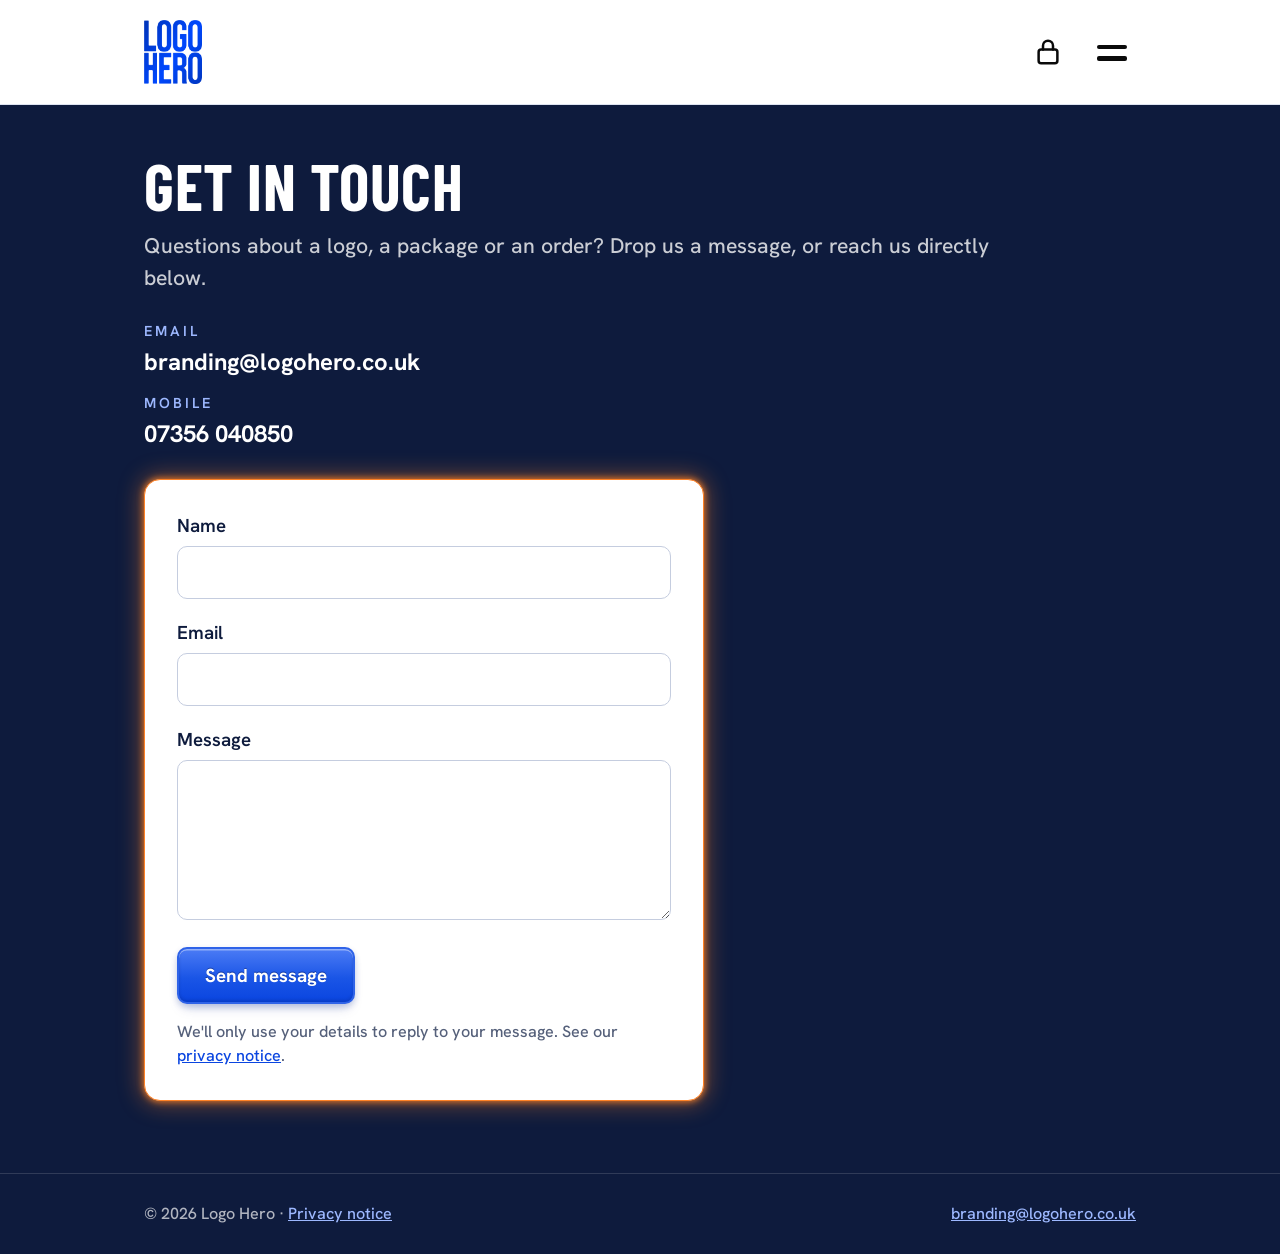
<file: contact.html>
<!doctype html>
<html lang="en-GB">
<head>
<meta charset="utf-8">
<meta name="viewport" content="width=device-width, initial-scale=1">
<title>Contact | Logo Hero</title>
<link rel="icon" href="LOGO%20HERO.png">
<link rel="preconnect" href="https://fonts.googleapis.com">
<link rel="preconnect" href="https://fonts.gstatic.com" crossorigin>
<link href="https://fonts.googleapis.com/css2?family=Barlow+Condensed:wght@600;700&family=Hanken+Grotesk:wght@400;500;600;700;800&display=swap" rel="stylesheet">
<style>
  :root {
    --blue: #0A45E0;
    --orange: #FF8226;
    --blue-dark: #0A2A8F;
    --ink: #0E1B3D;
    --muted: #55607A;
    --line: #DDE3F0;
    --soft: #F3F6FC;
    --bg: #EEF0F3;
    --error: #B3261E;
  }
  html { -webkit-tap-highlight-color: transparent; }
  * { box-sizing: border-box; }
  body {
    margin: 0;
    font-family: "Hanken Grotesk", -apple-system, BlinkMacSystemFont, "Segoe UI", Helvetica, Arial, sans-serif;
    font-size: 22px;
    font-weight: 500;
    color: var(--ink);
    background: var(--bg);
    line-height: 1.25;
  }
  .wrap { max-width: 1040px; margin: 0 auto; padding: 0 24px; }
  h1, h2, h3 { font-family: "Barlow Condensed", "Hanken Grotesk", sans-serif; line-height: 1.02; margin: 0; letter-spacing: 0.5px; text-transform: uppercase; }
  a { color: var(--blue); }

  header { padding: 20px 0; border-bottom: 1px solid var(--line); }
  header .wrap { display: flex; align-items: center; justify-content: space-between; gap: 16px; }
  header img { height: 64px; width: auto; display: block; }
  .btn {
    display: inline-block;
    background: var(--blue);
    color: #fff;
    text-decoration: none;
    font-weight: 700;
    font-size: 22px;
    font-family: inherit;
    padding: 14px 26px;
    border-radius: 10px;
    border: 2px solid var(--blue);
    cursor: pointer;
    transition: background .15s, transform .15s;
  }
  .btn:hover { background: var(--blue-dark); border-color: var(--blue-dark); transform: translateY(-1px); }
  .btn:disabled { opacity: .6; cursor: default; transform: none; }

  main { padding: 48px 0 72px; }
  .back { display: inline-block; margin-bottom: 24px; font-weight: 600; text-decoration: none; }
  .back:hover { text-decoration: underline; }
  .eyebrow { font-size: 17px; font-weight: 600; letter-spacing: 3px; text-transform: uppercase; color: var(--blue); margin-bottom: 12px; }
  h1 { font-size: clamp(40px, 6vw, 64px); margin-bottom: 12px; }
  h1 { transition: font-size 1.5s ease, opacity 1.5s ease; }
  h1.done { font-size: clamp(30px, 4.4vw, 46px); opacity: .5; }
  .lead { color: var(--muted); font-size: 25px; margin: 0 0 28px; max-width: 34em; }
  .lead { transition: font-size 1.5s ease, opacity .5s ease; }
  .lead.done { font-size: 18px; opacity: .5; }

  .price { position: relative; border: 2px solid var(--blue); box-shadow: 0 14px 32px rgba(14, 27, 61, .22), 0 3px 8px rgba(14, 27, 61, .16); border-radius: 16px; padding: 32px; background: #fff; max-width: 480px; margin-bottom: 32px; }
  .price .upgrade { position: absolute; top: 16px; right: 16px; font-size: 18px; font-style: italic; padding: 6px 12px; border-radius: 8px; background: transparent; color: var(--blue); }
  .price .upgrade:hover { background: var(--soft); color: var(--blue-dark); }
  .price h3 { font-size: 28px; margin-bottom: 4px; }
  .price .amount { font-family: "Barlow Condensed", sans-serif; font-weight: 700; font-size: 64px; color: var(--blue); line-height: 1; margin: 16px 0 0; }
  .price ul { list-style: none; padding: 0; margin: 0; color: var(--muted); }
  .price li { padding: 6px 0 6px 28px; position: relative; }
  .price li::before { content: ""; position: absolute; left: 0; top: 13px; width: 14px; height: 8px; border-left: 3px solid var(--orange); border-bottom: 3px solid var(--orange); transform: rotate(-45deg); filter: drop-shadow(0 0 3px rgba(255, 130, 38, .8)) drop-shadow(0 0 6px rgba(255, 130, 38, .45)); }

  .card { background: #fff; border: 1px solid var(--line); border-radius: 16px; padding: 32px; max-width: 560px; }
  .package { display: none; background: var(--soft); border: 1px solid var(--line); border-radius: 12px; padding: 18px 20px; margin-bottom: 24px; }
  .package.show { display: block; }
  .package-head { font-weight: 600; }
  .package-head span { color: var(--blue); }
  .package ul { list-style: none; padding: 0; margin: 12px 0 0; color: var(--muted); }
  .package li { padding: 4px 0 4px 28px; position: relative; }
  .package li::before { content: ""; position: absolute; left: 0; top: 11px; width: 14px; height: 8px; border-left: 3px solid var(--orange); border-bottom: 3px solid var(--orange); transform: rotate(-45deg); filter: drop-shadow(0 0 3px rgba(255, 130, 38, .8)) drop-shadow(0 0 6px rgba(255, 130, 38, .45)); }
  .field { margin-bottom: 20px; }
  label { display: block; font-weight: 600; margin-bottom: 6px; }
  input[type="text"], input[type="email"] {
    width: 100%;
    font: inherit;
    padding: 12px 14px;
    border: 1.5px solid #C5CDDF;
    border-radius: 10px;
    background: #fff;
    color: var(--ink);
  }
  input:focus { outline: 3px solid rgba(10, 69, 224, .25); border-color: var(--blue); }
  input[readonly] { background: var(--soft); color: var(--muted); cursor: not-allowed; }
  input[readonly]:focus { outline: none; border-color: #C5CDDF; }
  .hp { position: absolute; left: -9999px; width: 1px; height: 1px; overflow: hidden; }
  .fine { color: var(--muted); font-size: 19px; margin: 16px 0 0; }
  .status { margin-top: 16px; font-weight: 600; }
  .status.error { color: var(--error); }
  .success { display: none; }
  .success.show { display: block; }
  .success h2 { font-size: 36px; margin-bottom: 8px; color: var(--blue); }
  .success p { color: var(--muted); margin: 0; }

  footer { border-top: 1px solid var(--line); padding: 28px 0; color: var(--muted); font-size: 19px; }
  footer .wrap { display: flex; flex-wrap: wrap; justify-content: space-between; gap: 12px; }

  .linkbtn { font: inherit; font-weight: 700; background: none; border: 0; padding: 0; color: var(--blue); text-decoration: underline; cursor: pointer; }
  .pay-title { font-size: 32px; margin: 8px 0 14px; }
  #checkout-form { min-height: 120px; }
  [hidden] { display: none !important; }

  /* ---------- Menu button (two lines) + pop-up menu (same as home page) ---------- */
  .menu-wrap { position: relative; display: flex; align-items: center; }
  .menu-btn {
    box-sizing: border-box;
    width: 48px; height: 48px;
    margin: 0;
    display: inline-flex; flex-direction: column; align-items: center; justify-content: center;
    gap: 7px; padding: 0;
    border: 2px solid var(--line); border-radius: 10px;
    background: #fff; cursor: pointer;
    transition: border-color .15s, background .15s;
  }
  .menu-btn:hover { border-color: var(--blue); background: var(--soft); }
  .menu-btn:focus-visible { outline: 3px solid rgba(10, 69, 224, .35); outline-offset: 3px; }
  .menu-btn span {
    display: block;
    width: 22px;
    height: 3px;
    border-radius: 2px;
    background: var(--ink);
    transition: transform .2s ease, opacity .2s ease, background .2s ease;
  }
  /* The open-menu cross changes to Logo Hero blue. */
  .menu-btn[aria-expanded="true"] span { background: var(--blue); }
  .menu-btn[aria-expanded="true"] span:nth-child(1) { transform: translateY(5px) rotate(45deg); }
  .menu-btn[aria-expanded="true"] span:nth-child(2) { opacity: 1; transform: translateY(-5px) rotate(-45deg); }
  .menu-panel {
    position: absolute; right: 0; top: calc(100% + 14px);
    z-index: 40;
    width: 300px; max-width: calc(100vw - 48px);
    background: #fff; border: 1px solid var(--line); border-radius: 14px;
    box-shadow: 0 14px 34px rgba(14, 27, 61, .18);
    padding: 8px;
    opacity: 0; visibility: hidden; transform: translateY(-6px);
    transition: opacity .18s ease, transform .18s ease, visibility 0s linear .18s;
  }
  .menu-panel.open { opacity: 1; visibility: visible; transform: none; transition-delay: 0s; }
  .menu-group { padding: 4px 0; }
  .menu-group + .menu-group { border-top: 1px solid var(--line); }
  .menu-panel a {
    display: block; padding: 12px 14px; border-radius: 8px;
    color: var(--ink); text-decoration: none; font-size: 22px; font-weight: 700;
  }
  .menu-panel a:hover, .menu-panel a:focus-visible { background: var(--soft); color: var(--blue); outline: none; }
  @media (prefers-reduced-motion: reduce) { .menu-panel, .menu-btn span { transition: none; } }

  /* ---------- Banner buttons: same three as the home page (login, get in touch, menu), lit from above ---------- */
  .header-actions { --ctl-h: 48px; display: flex; align-items: center; gap: 12px; }
  .header-actions .login-btn.icon-btn,
  .header-actions .btn.icon-btn,
  .header-actions .menu-btn {
    box-sizing: border-box;
    width: var(--ctl-h); height: var(--ctl-h);
    margin: 0; padding: 0;
    display: inline-flex; align-items: center; justify-content: center;
    flex: 0 0 auto;
    border: 2px solid #CBD3E6; border-radius: 10px;
    color: var(--ink); text-decoration: none; cursor: pointer;
    background-color: #F6F8FD;
    background-image: linear-gradient(180deg, #FFFFFF 0%, #F6F8FD 55%, #E6EBF6 100%);
    box-shadow:
      inset 0 1.5px 0 rgba(255, 255, 255, .95),
      inset 0 -2px 3px rgba(14, 27, 61, .10),
      0 1px 0 rgba(255, 255, 255, .8),
      0 3px 6px rgba(14, 27, 61, .16),
      0 8px 14px -6px rgba(14, 27, 61, .18);
    transition: border-color .15s, background .15s, transform .15s, box-shadow .15s;
  }
  .header-actions .icon-btn svg { width: 22px; height: 22px; display: block; flex: 0 0 auto; }
  .header-actions .login-btn.icon-btn svg { filter: drop-shadow(0 1px 0 rgba(255, 255, 255, .9)); }
  .header-actions .login-btn.icon-btn:hover,
  .header-actions .menu-btn:hover {
    color: var(--ink);
    background-color: #EEF2FB;
    background-image: linear-gradient(180deg, #FFFFFF 0%, #EEF2FB 55%, #DCE4F5 100%);
    border-color: var(--blue);
  }
  .header-actions .login-btn.icon-btn:hover, .header-actions .btn.icon-btn:hover { transform: translateY(-1px); }
  .header-actions .login-btn.icon-btn:focus-visible,
  .header-actions .btn.icon-btn:focus-visible { outline: 3px solid rgba(10, 69, 224, .35); outline-offset: 3px; }
  .header-actions .btn.icon-btn {
    color: #fff;
    background-color: #1A55E6;
    background-image: linear-gradient(180deg, #4B7BF5 0%, #1A55E6 55%, #0A45E0 100%);
    border-color: #2F63E8;
    box-shadow:
      inset 0 1.5px 0 rgba(255, 255, 255, .4),
      inset 0 -2px 3px rgba(5, 20, 80, .18),
      0 3px 6px rgba(10, 42, 143, .20),
      0 8px 14px -6px rgba(10, 42, 143, .22);
  }
  .header-actions .btn.icon-btn:hover {
    color: #fff;
    background-color: #0F4BDB;
    background-image: linear-gradient(180deg, #3F70EE 0%, #0F4BDB 55%, #0A3CC4 100%);
    border-color: #2457DD;
  }
  .header-actions .btn.icon-btn svg { filter: drop-shadow(0 -1px 0 rgba(5, 20, 80, .45)); }
  .header-actions .login-btn.icon-btn:active,
  .header-actions .btn.icon-btn:active,
  .header-actions .menu-btn:active,
  .header-actions .menu-btn[aria-expanded="true"] {
    transform: translateY(1px);
    box-shadow:
      inset 0 2px 4px rgba(14, 27, 61, .22),
      inset 0 -1px 0 rgba(255, 255, 255, .7),
      0 1px 2px rgba(14, 27, 61, .12);
  }
  .header-actions .btn.icon-btn:active {
    box-shadow:
      inset 0 2px 4px rgba(5, 20, 80, .5),
      inset 0 -1px 0 rgba(255, 255, 255, .25),
      0 1px 2px rgba(10, 42, 143, .2);
  }
  /* Menu icon: bottom line a touch thicker so both look the same weight; clean cross when open. */
  .header-actions .menu-btn { flex-direction: column; gap: 7px; }
  .header-actions .menu-btn span {
    width: 22px; box-shadow: none; filter: none;
    transition: transform .2s ease, opacity .2s ease, background .2s ease, height .2s ease;
  }
  .header-actions .menu-btn span:nth-child(1) { height: 3px; }
  .header-actions .menu-btn span:nth-child(2) { height: 4px; }
  .header-actions .menu-btn[aria-expanded="true"] span { height: 3px; }
  .header-actions .menu-btn[aria-expanded="true"] span:nth-child(1) { transform: translateY(5px) rotate(45deg); }
  .header-actions .menu-btn[aria-expanded="true"] span:nth-child(2) { opacity: 1; transform: translateY(-5px) rotate(-45deg); }
  @media (max-width: 760px) {
    .header-actions { --ctl-h: 40px; gap: 5px; }
    header .wrap { gap: 8px; }
    .header-actions .icon-btn svg { width: 20px; height: 20px; }
    .header-actions .menu-btn { gap: 5px; }
    .header-actions .menu-btn span { width: 20px; }
    .header-actions .menu-btn[aria-expanded="true"] span:nth-child(1) { transform: translateY(4px) rotate(45deg); }
    .header-actions .menu-btn[aria-expanded="true"] span:nth-child(2) { transform: translateY(-4px) rotate(-45deg); }
  }
  @media (prefers-reduced-motion: reduce) { .header-actions .menu-btn span { transition: none; } }

  @media (max-width: 760px) {
    main { padding: 32px 0 48px; }
    .card { padding: 22px; }
    .price { padding: 24px; }
    header img { height: 52px; }
    .menu-btn { width: 40px; height: 40px; gap: 6px; }
    .menu-btn span { width: 20px; }
    .menu-btn[aria-expanded="true"] span:nth-child(1) { transform: translateY(4.5px) rotate(45deg); }
    .menu-btn[aria-expanded="true"] span:nth-child(2) { opacity: 1; transform: translateY(-4.5px) rotate(-45deg); }
    .menu-panel a { font-size: 21px; }
  }

  /* ---------- Dark blue page, matching the customer login page ---------- */
  :root { --bg: #0E1B3D; }
  header { background: #fff; }   /* stays white so the cobalt logo reads */
  .back { color: #9DB8FF; }
  .eyebrow { color: #9DB8FF; }
  h1 { color: #fff; }
  .lead { color: rgba(255, 255, 255, .78); }
  footer { color: rgba(255, 255, 255, .68); border-top-color: rgba(255, 255, 255, .14); }
  footer a { color: #9DB8FF; }

  /* Contact form card: orange border, glow on the outside only. */
  .card { border: 1px solid #FF8226; box-shadow: 0 0 6px 1px rgba(255, 130, 38, .8), 0 0 22px 4px rgba(255, 130, 38, .4); }

  /* Upgrade / switch and Continue to payment: royal blue, 3D, lit from the top
     (same recipe as the Get in touch button in the banner). */
  .price .upgrade, #submit {
    color: #fff;
    background-color: #1A55E6;
    background-image: linear-gradient(180deg, #4B7BF5 0%, #1A55E6 55%, #0A45E0 100%);
    border: 2px solid #2F63E8;
    text-shadow: 0 -1px 0 rgba(5, 20, 80, .45);
    box-shadow:
      inset 0 1.5px 0 rgba(255, 255, 255, .4),
      inset 0 -2px 3px rgba(5, 20, 80, .18),
      0 3px 6px rgba(10, 42, 143, .20),
      0 8px 14px -6px rgba(10, 42, 143, .22);
    transition: border-color .15s, background .15s, transform .15s, box-shadow .15s;
  }
  .price .upgrade { font-style: normal; padding: 8px 16px; border-radius: 10px; }
  .price .upgrade:hover, #submit:hover {
    color: #fff;
    background-color: #0F4BDB;
    background-image: linear-gradient(180deg, #3F70EE 0%, #0F4BDB 55%, #0A3CC4 100%);
    border-color: #2457DD;
    transform: translateY(-1px);
  }
  .price .upgrade:active, #submit:active {
    transform: translateY(1px);
    box-shadow:
      inset 0 2px 4px rgba(5, 20, 80, .5),
      inset 0 -1px 0 rgba(255, 255, 255, .25),
      0 1px 2px rgba(10, 42, 143, .2);
  }
  #submit:disabled, #submit:disabled:hover, #submit:disabled:active { transform: none; background-image: linear-gradient(180deg, #4B7BF5 0%, #1A55E6 55%, #0A45E0 100%); border-color: #2F63E8; }

  /* Banner sized exactly like the home page banner. */
  .menu-wrap { margin-left: 4px; }
  @media (max-width: 760px) {
    header { padding: 14px 0; }
    header .wrap { gap: 8px; padding: 0 16px; }
    header img { height: 42px; }
    .menu-wrap { margin-left: 0; }
  }

  /* ---------- Contact page ---------- */
  textarea {
    width: 100%; font: inherit; padding: 12px 14px; min-height: 160px; resize: vertical;
    border: 1.5px solid #C5CDDF; border-radius: 10px; background: #fff; color: var(--ink);
  }
  textarea:focus { outline: 3px solid rgba(10, 69, 224, .25); border-color: var(--blue); }
  .contact-details { margin: 0 0 28px; display: grid; gap: 14px; max-width: 560px; }
  .contact-details .row { display: flex; flex-direction: column; gap: 2px; }
  .contact-details .k { font-size: 17px; font-weight: 600; letter-spacing: 3px; text-transform: uppercase; color: #9DB8FF; }
  .contact-details a { color: #fff; font-weight: 700; font-size: 28px; text-decoration: none; word-break: break-word; }
  .contact-details a:hover { text-decoration: underline; }
  @media (max-width: 760px) { .contact-details a { font-size: 24px; } }
</style>
<link rel="stylesheet" href="/menu-anim.css">
<link rel="stylesheet" href="/banner-icons.css">
<script src="/menu-anim.js" defer></script>
<link rel="stylesheet" href="/fonts.css">
</head>
<body>

<header>
  <div class="wrap">
    <a href="/"><img src="/LOGO%20HERO.png" alt="Logo Hero"></a>
    <div class="header-actions">
    <a class="login-btn icon-btn" href="/client-login" aria-label="Customer login area" title="Customer login">
      <svg viewBox="0 0 24 24" fill="none" aria-hidden="true" focusable="false">
        <rect x="4.5" y="10" width="15" height="11" rx="2" stroke="currentColor" stroke-width="2"/>
        <path d="M8 10V7a4 4 0 0 1 8 0v3" stroke="currentColor" stroke-width="2" stroke-linecap="round"/>
      </svg>
    </a>
    <div class="menu-wrap">
      <button class="menu-btn" id="menu-btn" type="button" aria-label="Open menu" aria-expanded="false" aria-controls="menu-panel">
        <span></span><span></span>
      </button>
      <nav class="menu-panel" id="menu-panel" aria-label="Site menu">
        <div class="menu-group">
          <a href="/#top">Home</a>
          <a href="/#examples">Before/After Examples</a>
          <a href="/#how">Process</a>
          <a href="/#pricing">Pricing</a>
        </div>
        <div class="menu-group"><a href="/contact">Contact</a></div>
        <div class="menu-group"><a href="/client-login">Customer Area</a></div>
      </nav>
    </div>
    </div>
  </div>
</header>

<main>
  <div class="wrap">
    <h1>Get in touch</h1>
    <p class="lead">Questions about a logo, a package or an order? Drop us a message, or reach us directly below.</p>

    <div class="contact-details">
      <div class="row"><span class="k">Email</span><a href="mailto:branding@logohero.co.uk">branding@logohero.co.uk</a></div>
      <div class="row"><span class="k">Mobile</span><a href="tel:+447356040850">07356 040850</a></div>
    </div>

    <div class="card">
      <form id="contact-form" action="https://formspree.io/f/xoedrldq" method="POST">
        <input type="hidden" name="_subject" value="Logo Hero website enquiry">

        <div class="field">
          <label for="name">Name</label>
          <input type="text" id="name" name="name" autocomplete="name" required>
        </div>

        <div class="field">
          <label for="email">Email</label>
          <input type="email" id="email" name="email" autocomplete="email" required>
        </div>

        <div class="field">
          <label for="message">Message</label>
          <textarea id="message" name="message" required></textarea>
        </div>

        <!-- Spam trap: real people never see or fill this in -->
        <div class="hp" aria-hidden="true">
          <label for="website">Leave this empty</label>
          <input type="text" id="website" name="_gotcha" tabindex="-1" autocomplete="off">
        </div>

        <button class="btn" type="submit" id="submit">Send message</button>
        <div class="status" id="status" role="status" aria-live="polite"></div>
        <p class="fine">We'll only use your details to reply to your message. See our <a href="/privacy-notice">privacy notice</a>.</p>
      </form>

      <div class="success" id="success" role="status" aria-live="polite">
        <h2>Message sent. Thank you!</h2>
        <p>We've got your message and will get back to you as soon as we can.</p>
      </div>
    </div>
  </div>
</main>

<footer>
  <div class="wrap">
    <div>© <span id="y">2026</span> Logo Hero · <a href="/privacy-notice">Privacy notice</a></div>
    <div><a href="mailto:branding@logohero.co.uk">branding@logohero.co.uk</a></div>
  </div>
</footer>

<script>
document.getElementById('y').textContent = new Date().getFullYear();

const form = document.getElementById('contact-form');
const statusEl = document.getElementById('status');
const submitBtn = document.getElementById('submit');

form.addEventListener('submit', async (e) => {
  e.preventDefault();
  statusEl.textContent = '';
  statusEl.className = 'status';
  submitBtn.disabled = true;
  submitBtn.textContent = 'Sending...';
  try {
    const res = await fetch(form.action, {
      method: 'POST',
      body: new FormData(form),
      headers: { 'Accept': 'application/json' }
    });
    if (!res.ok) throw new Error('Contact request failed');
    form.style.display = 'none';
    const done = document.getElementById('success');
    done.classList.add('show');
    done.scrollIntoView({ behavior: 'smooth', block: 'center' });
  } catch (err) {
    console.error(err);
    statusEl.textContent = 'Sorry, something went wrong. Please try again, or email branding@logohero.co.uk.';
    statusEl.className = 'status error';
    submitBtn.disabled = false;
    submitBtn.textContent = 'Send message';
  }
});
</script>
<script>
(function () {
  const btn = document.getElementById('menu-btn');
  const panel = document.getElementById('menu-panel');
  if (!btn || !panel) return;
  function isOpen() { return panel.classList.contains('open'); }
  function setOpen(open) {
    panel.classList.toggle('open', open);
    btn.setAttribute('aria-expanded', open ? 'true' : 'false');
    btn.setAttribute('aria-label', open ? 'Close menu' : 'Open menu');
  }
  btn.addEventListener('click', function (e) { e.stopPropagation(); setOpen(!isOpen()); });
  panel.addEventListener('click', function (e) { if (e.target.closest('a')) setOpen(false); });
  document.addEventListener('click', function (e) { if (isOpen() && !panel.contains(e.target)) setOpen(false); });
  document.addEventListener('keydown', function (e) {
    if (e.key === 'Escape' && isOpen()) { setOpen(false); btn.focus(); }
  });
  window.addEventListener('scroll', function () { if (isOpen()) setOpen(false); }, { passive: true });
})();
</script>
</body>
</html>
</file>
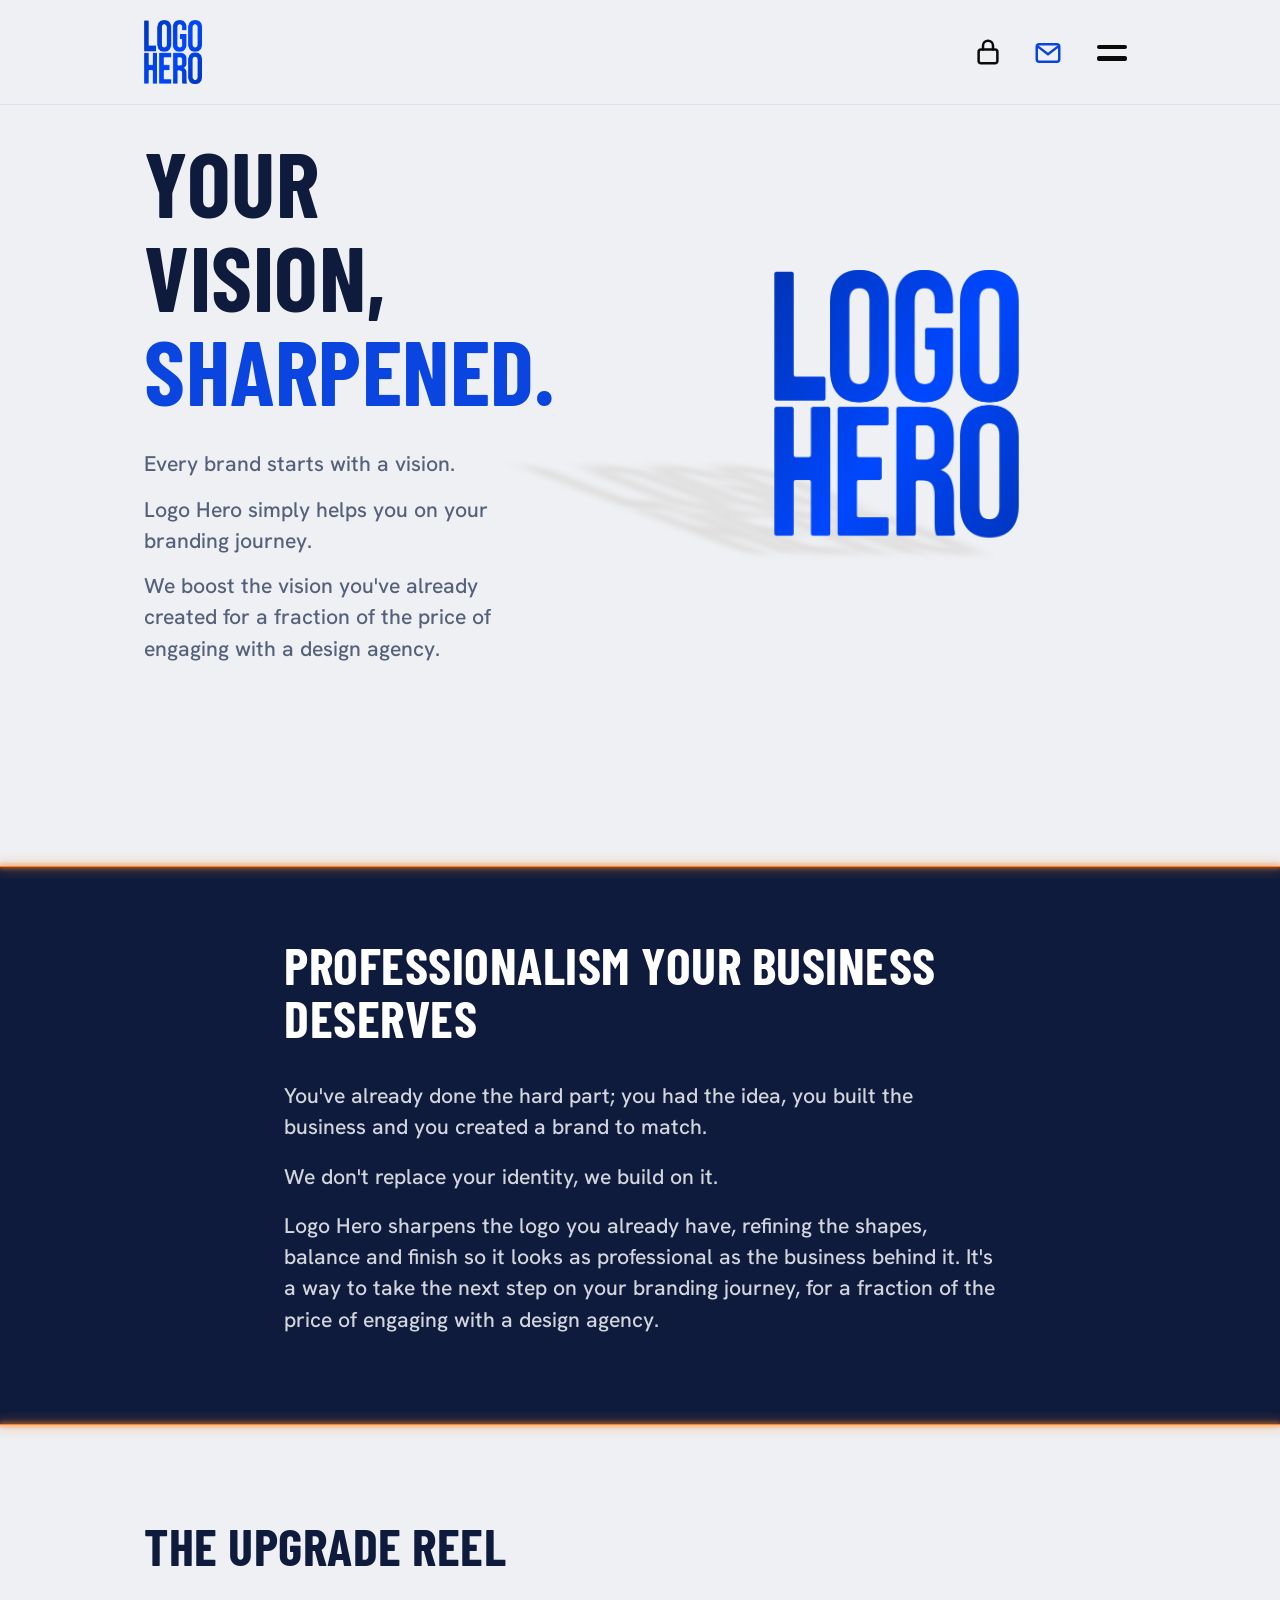
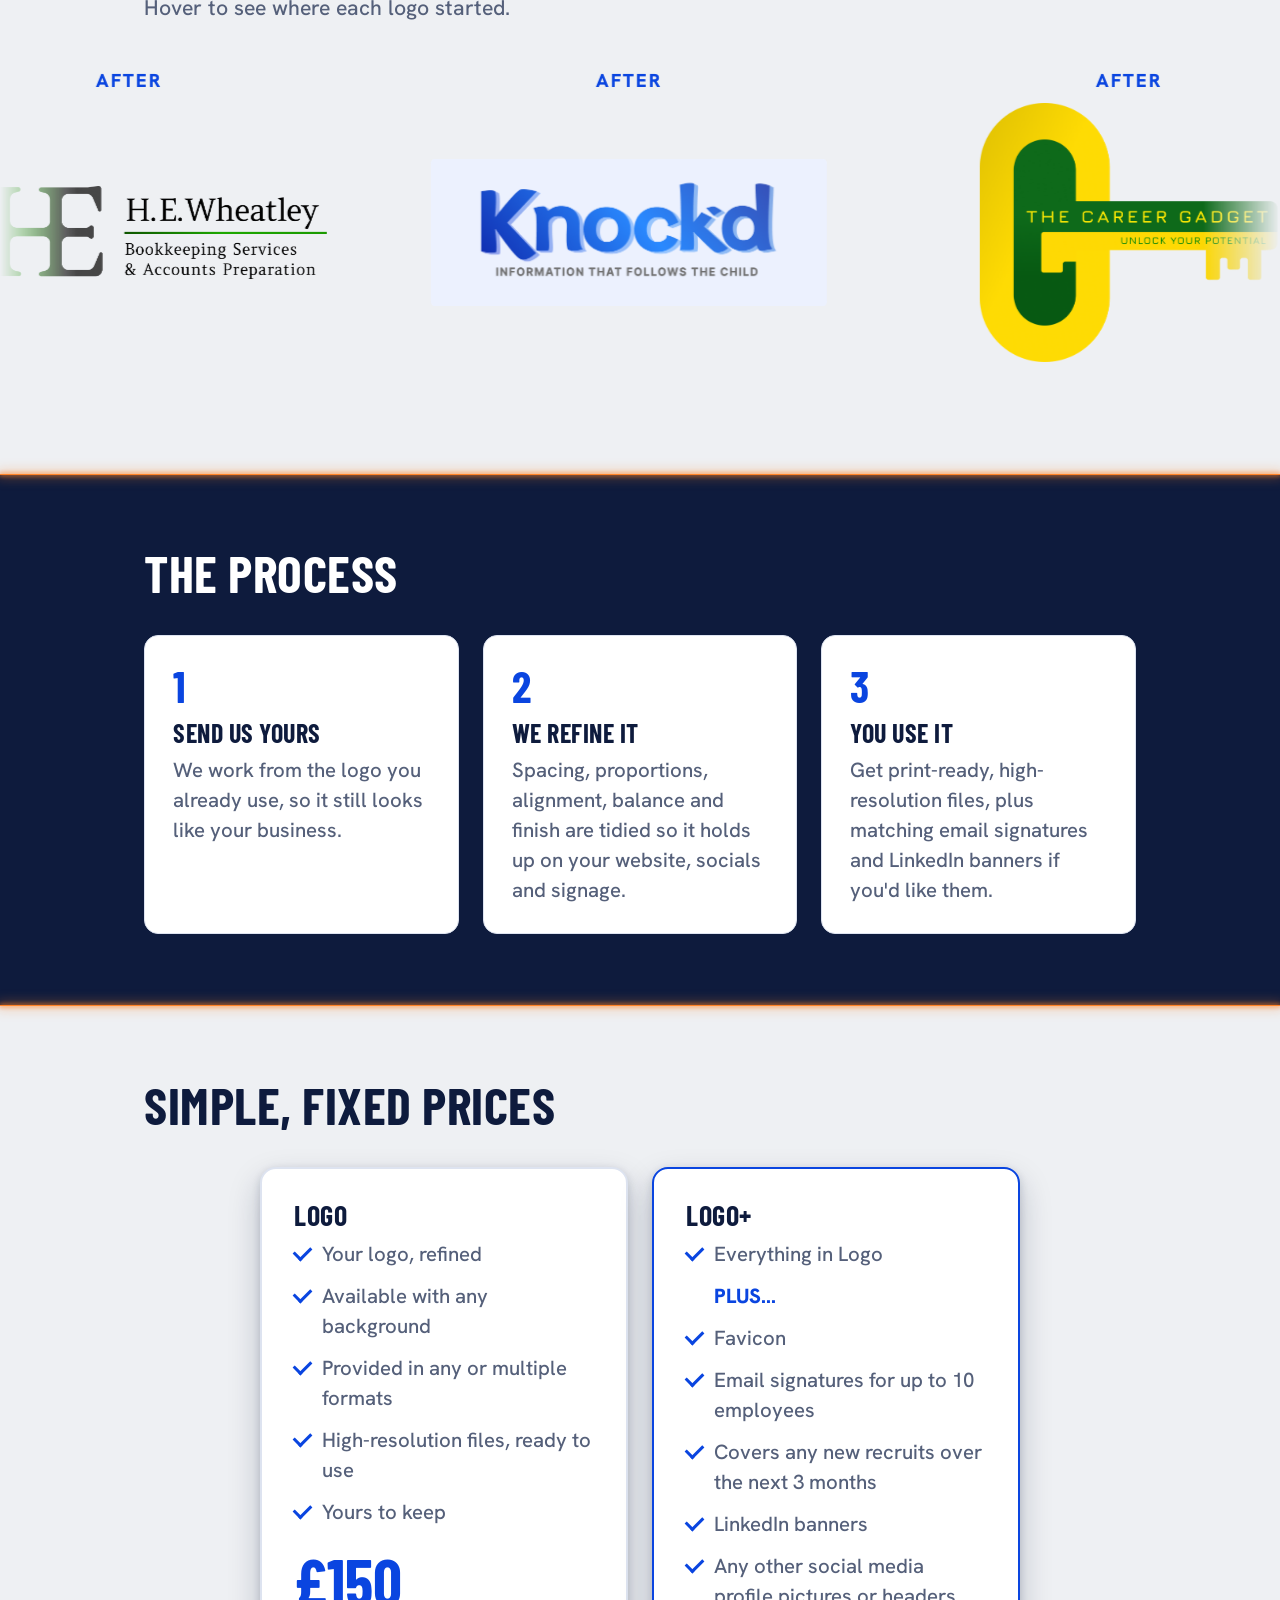
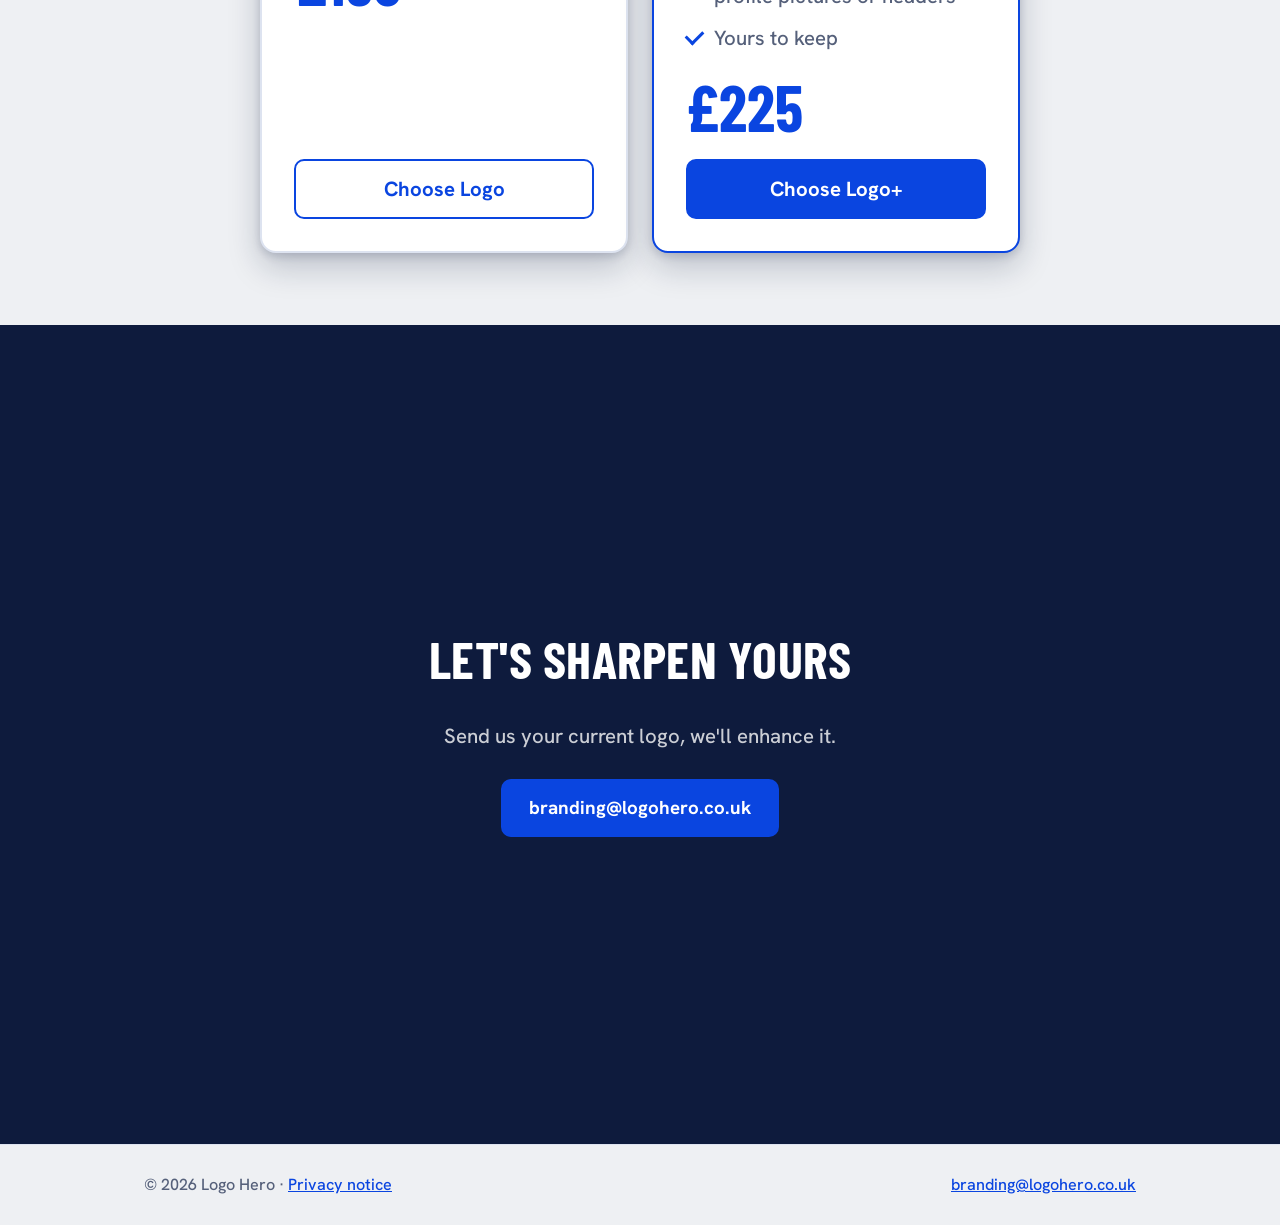
<file: examples.html>
<!doctype html>
<html lang="en-GB">
<head>
<script>document.documentElement.classList.add('js');</script>
<meta charset="utf-8">
<meta name="viewport" content="width=device-width, initial-scale=1">
<title>Logo Hero | Your vision, sharpened</title>
<meta name="description" content="Logo Hero helps you on your branding journey, enhancing the vision you've already created for a fraction of the price of a design agency.">
<link rel="icon" href="LOGO%20HERO.png">
<link rel="preconnect" href="https://fonts.googleapis.com">
<link rel="preconnect" href="https://fonts.gstatic.com" crossorigin>
<link href="https://fonts.googleapis.com/css2?family=Barlow+Condensed:wght@600;700&family=Hanken+Grotesk:wght@400;500;600;700;800&display=swap" rel="stylesheet">
<style>
  :root {
    --blue: #0A45E0;
    --blue-dark: #0A2A8F;
    --ink: #0E1B3D;
    --muted: #55607A;
    --line: #DDE3F0;
    --soft: #F3F6FC;
    --bg: #EEF0F3;
  }
  html { -webkit-tap-highlight-color: transparent; }
  * { box-sizing: border-box; }
  html { scroll-behavior: smooth; }
  body {
    margin: 0;
    font-family: "Hanken Grotesk", -apple-system, BlinkMacSystemFont, "Segoe UI", Helvetica, Arial, sans-serif;
    font-size: 22px;
    font-weight: 500;
    color: var(--ink);
    background: var(--bg);
    line-height: 1.25;
  }
  .wrap { max-width: 1040px; margin: 0 auto; padding: 0 24px; }
  h1, h2, h3 { font-family: "Barlow Condensed", "Hanken Grotesk", sans-serif; line-height: 1.02; margin: 0; letter-spacing: 0.5px; text-transform: uppercase; }
  a { color: var(--blue); }

  header { padding: 20px 0; border-bottom: 1px solid var(--line); }
  .site-header {
    position: fixed;
    inset: 0 0 auto;
    z-index: 30;
    background: rgba(238, 240, 243, .97);
    transition: transform .22s ease, opacity .22s ease;
  }
  .site-header.is-hidden { transform: translateY(-105%); }
  .site-header.is-hidden.is-revealed { transform: translateY(0); }
  @media (prefers-reduced-motion: reduce) { .site-header { transition: none; } }
  header .wrap { display: flex; align-items: center; justify-content: space-between; gap: 16px; }
  header img { height: 64px; width: auto; display: block; }
  .header-actions { display: flex; align-items: center; gap: 12px; }

  /* Keep the Get in touch button the same height as the other banner controls. */
  .header-actions > .btn {
    padding: 11px 18px;
    font-size: 20px;
    line-height: 24px;
    height: 48px;
    display: inline-flex;
    align-items: center;
    justify-content: center;
  }

  .login-btn {
    display: inline-flex;
    align-items: center;
    justify-content: center;
    gap: 9px;
    padding: 11px 18px;
    border: 2px solid var(--line);
    border-radius: 10px;
    background: #fff;
    color: var(--ink);
    text-decoration: none;
    font-size: 20px;
    font-weight: 700;
    white-space: nowrap;
    transition: border-color .15s, background .15s, transform .15s;
  }
  .login-btn:hover { border-color: var(--blue); background: var(--soft); transform: translateY(-1px); }
  .login-btn:focus-visible { outline: 3px solid rgba(10, 69, 224, .35); outline-offset: 3px; }
  .login-btn svg { width: 17px; height: 17px; flex: 0 0 auto; }
  .btn {
    display: inline-block;
    background: var(--blue);
    color: #fff;
    text-decoration: none;
    font-weight: 700;
    font-size: 22px;
    padding: 13px 26px;
    border-radius: 10px;
    border: 2px solid var(--blue);
    transition: background .15s, transform .15s;
  }
  .btn:hover { background: var(--blue-dark); border-color: var(--blue-dark); transform: translateY(-1px); }
  .btn.ghost { background: transparent; color: var(--blue); }
  .btn.ghost:hover { background: var(--soft); color: var(--blue-dark); }

  /* ---------- Menu button (three lines) + pop-up menu ---------- */
  .menu-wrap { position: relative; margin-left: 4px; }
  .menu-btn {
    width: 48px; height: 48px;
    display: inline-flex; flex-direction: column; align-items: center; justify-content: center;
    gap: 6px; padding: 0;
    border: 2px solid var(--line); border-radius: 10px;
    background: #fff; cursor: pointer;
    transition: border-color .15s, background .15s;
  }
  .menu-btn:hover { border-color: var(--blue); background: var(--soft); }
  .menu-btn:focus-visible { outline: 3px solid rgba(10, 69, 224, .35); outline-offset: 3px; }
  .menu-btn span {
    display: block;
    width: 22px;
    height: 3px;
    border-radius: 2px;
    background: var(--ink);
    transition: transform .2s ease, opacity .2s ease, background .2s ease;
  }
  /* The open-menu cross changes to Logo Hero blue. */
  .menu-btn[aria-expanded="true"] span { background: var(--blue); }
  .menu-btn[aria-expanded="true"] span:nth-child(1) { transform: translateY(9px) rotate(45deg); }
  .menu-btn[aria-expanded="true"] span:nth-child(2) { opacity: 0; }
  .menu-btn[aria-expanded="true"] span:nth-child(3) { transform: translateY(-9px) rotate(-45deg); }
  .menu-panel {
    position: absolute; right: 0; top: calc(100% + 14px);
    width: 300px; max-width: calc(100vw - 48px);
    background: #fff; border: 1px solid var(--line); border-radius: 14px;
    box-shadow: 0 14px 34px rgba(14, 27, 61, .18);
    padding: 8px;
    opacity: 0; visibility: hidden; transform: translateY(-6px);
    transition: opacity .18s ease, transform .18s ease, visibility 0s linear .18s;
  }
  .menu-panel.open { opacity: 1; visibility: visible; transform: none; transition-delay: 0s; }
  .menu-group { padding: 4px 0; }
  .menu-group + .menu-group { border-top: 1px solid var(--line); }
  .menu-panel a {
    display: block; padding: 12px 14px; border-radius: 8px;
    color: var(--ink); text-decoration: none; font-size: 22px; font-weight: 700;
  }
  .menu-panel a:hover, .menu-panel a:focus-visible { background: var(--soft); color: var(--blue); outline: none; }
  @media (prefers-reduced-motion: reduce) { .menu-panel, .menu-btn span { transition: none; } }

  /* The opening scene stays pinned while the large logo travels into its normal hero position. */
  .opening-stage { position: relative; }
  .opening-scene { position: relative; background: var(--bg); }
  .hero { padding: 72px 0 80px; }
  .hero-logo-flight { display: none; }
  .js .opening-stage { height: 202vh; }
  .js .opening-scene {
    position: sticky;
    top: 0;
    height: 100vh;
    height: 100svh;
    min-height: 560px;
    overflow: hidden;
    isolation: isolate;
  }
  .js .opening-scene header { opacity: 0; transition: opacity .01s linear; }
  .js .opening-scene .hero-copy { opacity: 0; }
  .js .opening-scene .hero { min-height: calc(100% - 105px); display: flex; align-items: center; }
  .js .hero-logo-target { opacity: 0; }
  .js .hero-logo-flight {
    display: block;
    position: fixed;
    z-index: 20;
    left: 0;
    top: 0;
    width: 100vw;
    height: 100vh;
    height: 100svh;
    object-fit: contain;
    object-position: center;
    transform-origin: top left;
    pointer-events: none;
    will-change: transform, opacity;
  }
  @media (max-width: 760px) {
    .js .opening-stage { height: 217vh; }
    .js .opening-scene .hero { min-height: calc(100% - 91px); }
  }
  @media (prefers-reduced-motion: reduce) {
    .js .opening-stage { height: auto; }
    .js .opening-scene { position: relative; height: auto; min-height: 0; overflow: visible; }
    .js .opening-scene header, .js .opening-scene .hero-copy { opacity: 1; }
    .js .hero-logo-target { opacity: 1; }
    .js .hero-logo-flight { display: none; }
    .js .opening-scene .hero { min-height: 0; }
  }
  /* Opening animation finished and the visitor has scrolled back up:
     the pinned scroll-animation zone is collapsed so the page behaves as a normal page from the top.
     (Same settled state as reduced motion; added by the script below.) */
  .opening-done .opening-stage { height: auto !important; }
  .opening-done .opening-scene { position: relative !important; height: auto !important; min-height: 0 !important; overflow: visible !important; }
  .opening-done .opening-scene .hero { min-height: 0 !important; }
  .opening-done .hero-copy,
  .opening-done .hero-logo-target { opacity: 1 !important; }
  .opening-done .hero-logo-flight { display: none !important; }
  /* The top bar is visible at the top of the page in this state, so push the hero content down to clear it */
  .opening-done .hero { padding-top: 135px; }

  .hero .wrap { display: grid; grid-template-columns: 1fr 1.4fr; gap: 48px; align-items: center; }
  .hero h1 { font-size: clamp(48px, 8vw, 92px); color: var(--ink); }
  .hero h1 span { color: var(--blue); }
  .hero p { font-size: 25px; color: var(--muted); max-width: 30em; margin: 0 0 14px; }
  .hero h1 + p { margin-top: 32px; }
  .hero p:last-child { margin-bottom: 32px; }
  .actions { display: flex; flex-wrap: wrap; gap: 12px; }
  .hero img { width: 100%; height: auto; display: block; }

  section { padding: 72px 0; scroll-margin-top: 30px; }
  section.soft { background: var(--soft); }
  #how, #contact { background: #0E1B3D; }
  #about { background-color: transparent; transition: background-color .8s ease; }
  #about.tinted { background-color: #0E1B3D; }
  h2 { font-size: clamp(34px, 5vw, 52px); margin-bottom: 36px; }

  .steps { display: grid; grid-template-columns: repeat(3, 1fr); gap: 24px; }
  .step { background: #fff; border: 1px solid var(--line); border-radius: 14px; padding: 28px; }
  .step .n { font-family: "Barlow Condensed", sans-serif; font-weight: 700; font-size: 44px; color: var(--blue); line-height: 1; margin-bottom: 12px; }
  .step h3 { font-size: 26px; margin-bottom: 8px; }
  .step p { margin: 0; color: var(--muted); font-size: 24px; }

  /* ---------- Examples: constant right-to-left scroll ---------- */
  #examples { padding: 94px 0 80px; overflow: hidden; }
  #examples h2 { margin-bottom: 20px; }
  .examples-sub { margin: 0 0 24px; font-size: 25px; color: var(--muted); }
  .marquee {
    --cardw: 420px;
    --gap: 80px;
    position: relative;
    overflow: hidden;
    padding: 12px 0 20px;
    -webkit-mask-image: linear-gradient(90deg, transparent 0, #000 6%, #000 94%, transparent 100%);
            mask-image: linear-gradient(90deg, transparent 0, #000 6%, #000 94%, transparent 100%);
  }
  .track { display: flex; gap: var(--gap); width: max-content; will-change: transform; }
  .ex {
    position: relative;
    flex: 0 0 var(--cardw);
    width: var(--cardw);
    aspect-ratio: 4 / 3;
  }
  .ex img {
    position: absolute; inset: 0;
    width: 100%; height: 100%;
    object-fit: contain;
    padding: 44px 12px 12px;
    transition: opacity .55s ease;
    -webkit-user-drag: none;
  }
  .marquee.touch {
    touch-action: pan-y;
    -webkit-user-select: none; user-select: none;
    -webkit-touch-callout: none;
  }
  .marquee.touch .ex { -webkit-tap-highlight-color: transparent; cursor: pointer; }
  /* Default is the polished "after"; hovering / tapping a card shows the original "before". */
  .ex .before { opacity: 0; }
  .ex .after { opacity: 1; }
  .ex.is-before .before { opacity: 1; }
  .ex.is-before .after { opacity: 0; }
  .ex .tag {
    position: absolute; left: 0; right: 0; top: 8px; text-align: center;
    font-size: 22px; font-weight: 800; letter-spacing: 2px; text-transform: uppercase;
    color: var(--blue);
    transition: color .2s ease, font-size .2s ease;
  }
  .ex .tag::before { content: "After"; }
  .ex.is-before .tag { color: var(--muted); font-size: 20px; font-weight: 700; }
  .ex.is-before .tag::before { content: "Before"; }

  .marquee.static { overflow-x: auto; -webkit-mask-image: none; mask-image: none; }
  .marquee.static .ex:hover .before, .marquee.static .ex:focus .before { opacity: 1; }
  .marquee.static .ex:hover .after, .marquee.static .ex:focus .after { opacity: 0; }

  .prices { display: grid; grid-template-columns: repeat(2, 1fr); gap: 24px; max-width: 760px; margin: 0 auto; }
  .price { border: 2px solid var(--line); box-shadow: 0 14px 32px rgba(14, 27, 61, .22), 0 3px 8px rgba(14, 27, 61, .16); border-radius: 16px; padding: 32px; background: #fff; display: flex; flex-direction: column; transition: transform .2s ease, box-shadow .2s ease; }
  .price:hover, .price:focus-within { transform: scale(1.02); box-shadow: 0 20px 44px rgba(14, 27, 61, .28), 0 4px 10px rgba(14, 27, 61, .18); }
  .price.featured { border-color: var(--blue); }
  .price h3 { font-size: 28px; margin-bottom: 4px; }
  .price .amount { font-family: "Barlow Condensed", sans-serif; font-weight: 700; font-size: 64px; color: var(--blue); line-height: 1; margin: 0 0 20px; }
  .price ul { list-style: none; padding: 0; margin: 0 0 16px; color: var(--muted); font-size: 24px; }
  .price li { padding: 6px 0 6px 28px; position: relative; }
  .price li::before { content: ""; position: absolute; left: 0; top: 13px; width: 14px; height: 8px; border-left: 3px solid var(--blue); border-bottom: 3px solid var(--blue); transform: rotate(-45deg); }
  .price li.plus-item { color: var(--blue); font-weight: 800; }
  .price li.plus-item::before { content: none; display: none; }
  .price .btn { margin-top: auto; text-align: center; font-size: 24px; }

  .about { max-width: 760px; }
  .about p { font-size: 25px; color: var(--muted); margin: 0 0 18px; }
  .contact { text-align: center; }
  .contact p { color: var(--muted); max-width: 32em; margin: 0 auto 28px; font-size: 24px; }
  #contact {
    min-height: calc(100vh - var(--footer-h, 90px));
    min-height: calc(100svh - var(--footer-h, 90px));
    display: flex; align-items: center; justify-content: center;
  }
  #contact .wrap { width: 100%; }
  #pricing .wrap { opacity: var(--pricing-fade, 1); }

  footer { border-top: 1px solid var(--line); padding: 28px 0; color: var(--muted); font-size: 19px; }
  footer .wrap { display: flex; flex-wrap: wrap; justify-content: space-between; gap: 12px; }
  .js h2, .js .about p, .js .examples-sub, .js .step, .js .contact p, .js .contact .btn {
    opacity: 0;
    transform: translateY(24px);
    transition: opacity .8s ease, transform .8s ease;
  }
  .js .in-view { opacity: 1 !important; transform: none !important; }
  @media (prefers-reduced-motion: reduce) {
    .js h2, .js .about p, .js .examples-sub, .js .step, .js .contact p, .js .contact .btn {
      opacity: 1; transform: none; transition: none;
    }
    #about { transition: none; }
  }
  @media (min-width: 761px) {
    .hero .wrap > div { position: relative; z-index: 1; }
    .hero img { transform: translateX(-22%); }
  }
  @media (max-width: 760px) {
    .hero { padding: 40px 0 36px; }
    .hero .wrap { grid-template-columns: 1fr; gap: 48px; }
    .hero img { max-width: 420px; margin: 0 auto; transform: translateX(-28%); }
    .opening-done .hero { padding-top: 120px; }
    .steps, .prices { grid-template-columns: 1fr; }
    section { padding: 52px 0; }
    #examples { padding: 52px 0 52px; }
    header { padding: 14px 0; }
    header img { height: 52px; }
    .header-actions { gap: 8px; }
    .header-actions .btn {
      padding: 9px 14px;
      font-size: 19px;
      line-height: 20px;
      height: 42px;
    }
    .login-btn { gap: 6px; padding: 9px 10px; font-size: 17px; }
    .login-btn svg { width: 15px; height: 15px; }
    .marquee { --cardw: 330px; --gap: 50px; }
    .menu-wrap { margin-left: 0; }
    .menu-btn { width: 42px; height: 42px; gap: 5px; }
    .menu-btn span { width: 20px; }
    .menu-btn[aria-expanded="true"] span:nth-child(1) { transform: translateY(8px) rotate(45deg); }
    .menu-btn[aria-expanded="true"] span:nth-child(3) { transform: translateY(-8px) rotate(-45deg); }
    .menu-panel a { font-size: 21px; }
    @media (max-width: 400px) {
      .login-btn svg { display: none; }
      .header-actions { gap: 6px; }
    }
  }

  /* ================= CHANGES ================= */

  /* Change 1: more space after the hero logo before the blue section starts */
  #about { margin-top: 90px; }
  @media (max-width: 760px) { #about { margin-top: 70px; } }

  /* Change 2: banner buttons share one height and one centre line */
  .header-actions { --ctl-h: 48px; align-items: center; }
  .header-actions > .btn,
  .header-actions .login-btn,
  .header-actions .menu-btn {
    box-sizing: border-box;
    height: var(--ctl-h);
    margin: 0;
    line-height: 1;
  }
  .header-actions > .btn,
  .header-actions .login-btn {
    display: inline-flex;
    align-items: center;
    justify-content: center;
    padding: 0 18px;
  }
  .header-actions .menu-btn { width: var(--ctl-h); }
  .menu-wrap { display: flex; align-items: center; }
  .header-actions > .btn { white-space: nowrap; flex: 0 0 auto; }
  @media (max-width: 760px) {
    .header-actions { --ctl-h: 42px; }
    .header-actions > .btn,
    .header-actions .login-btn { padding: 0 11px; }
    .header-actions > .btn { font-size: 17px; }
    .header-actions .login-btn { font-size: 16px; gap: 5px; }
    header .wrap { gap: 10px; }
    header img { height: 46px; }
  }
  @media (max-width: 400px) {
    .header-actions { gap: 5px; }
    .header-actions > .btn,
    .header-actions .login-btn { padding: 0 9px; }
    .header-actions > .btn { font-size: 16px; }
    .header-actions .login-btn { font-size: 15px; }
    .header-actions .menu-btn { width: 40px; }
    .header-actions { --ctl-h: 40px; }
  }
  /* Optical centring: the font sits slightly low in its line box, so nudge the text up (~2px) */
  .header-actions > .btn { padding-bottom: 4px; }
  .header-actions .login-btn { padding-bottom: 2px; }

  /* Section dividers: the blue sections (About, How) are solid colour with hard edges, and each
     blue/grey divide carries a 1px static orange line with a soft glow. No fades, no scroll animation. */
  #about, #how { position: relative; background: #0E1B3D; transition: none; }
  #about::before, #about::after, #how::before, #how::after {
    content: "";
    position: absolute;
    left: 0; right: 0;
    height: 1px;
    background: #FF8226;
    z-index: 2;
    pointer-events: none;
    box-shadow: 0 0 4px 1px rgba(255, 130, 38, .75), 0 0 12px 3px rgba(255, 130, 38, .35);
  }
  #about::before, #how::before { top: 0; }
  #about::after, #how::after { bottom: 0; }
  #about h2, #how h2, #contact h2 { color: #fff; }
  #about p { color: rgba(255, 255, 255, .82); }
  #contact p { color: rgba(255, 255, 255, .78); }
</style>
<link rel="stylesheet" href="/menu-anim.css">
<link rel="stylesheet" href="/banner-icons.css">
<script src="/menu-anim.js" defer></script>
<link rel="stylesheet" href="/fonts.css">
</head>
<body>

<div class="opening-stage" id="opening-stage">
<header class="site-header is-hidden" id="site-header">
  <div class="wrap">
    <img src="LOGO%20HERO.png" alt="Logo Hero Icon">
    <div class="header-actions">
      <a class="login-btn icon-btn" href="/client-login" aria-label="Customer login area" title="Customer login">
        <svg viewBox="0 0 24 24" fill="none" aria-hidden="true" focusable="false">
          <rect x="4.5" y="10" width="15" height="11" rx="2" stroke="currentColor" stroke-width="2"/>
          <path d="M8 10V7a4 4 0 0 1 8 0v3" stroke="currentColor" stroke-width="2" stroke-linecap="round"/>
        </svg>
      </a>
      <a class="btn icon-btn" href="/contact" aria-label="Get in touch" title="Get in touch">
        <svg viewBox="0 0 24 24" fill="none" aria-hidden="true" focusable="false">
          <rect x="3" y="5" width="18" height="14" rx="2" stroke="currentColor" stroke-width="2" stroke-linejoin="round"/>
          <path d="M3.5 6.5l8.5 6.5 8.5-6.5" stroke="currentColor" stroke-width="2" stroke-linecap="round" stroke-linejoin="round"/>
        </svg>
      </a>
      <div class="menu-wrap">
        <button class="menu-btn" id="menu-btn" type="button" aria-label="Open menu" aria-expanded="false" aria-controls="menu-panel">
          <span></span><span></span>
        </button>
        <nav class="menu-panel" id="menu-panel" aria-label="Site menu">
          <div class="menu-group">
            <a href="#examples">Before/After Examples</a>
            <a href="#how">Process</a>
            <a href="#pricing">Pricing</a>
          </div>
          <div class="menu-group"><a href="/contact">Contact</a></div>
          <div class="menu-group"><a href="/client-login">Customer Area</a></div>
          <div class="menu-group"><a href="/privacy-notice">Privacy Policy</a></div>
        </nav>
      </div>
    </div>
  </div>
</header>
  <div class="opening-scene" id="opening-scene">
  <div class="hero">
    <div class="wrap">
      <div class="hero-copy">
        <h1>Your vision, <span>sharpened.</span></h1>
        <p>Every brand starts with a vision.</p>
        <p>Logo Hero simply helps you on your branding journey.</p>
        <p>We boost the vision you've already created for a fraction of the price of engaging with a design agency.</p>
      </div>
      <img id="hero-logo-target" src="LogoHero2.png" alt="Logo Hero logo">
    </div>
  </div>
  <img class="hero-logo-flight" id="hero-logo-flight" src="LogoHero2.png" alt="" aria-hidden="true">
  </div>
</div>

<main>
  <section id="about">
    <div class="wrap about">
      <h2>Professionalism your business deserves</h2>
      <p>You've already done the hard part; you had the idea, you built the business and you created a brand to match.</p>
      <p>We don't replace your identity, we build on it.</p>
      <p>Logo Hero sharpens the logo you already have, refining the shapes, balance and finish so it looks as professional as the business behind it. It's a way to take the next step on your branding journey, for a fraction of the price of engaging with a design agency.</p>
    </div>
  </section>

  <section id="examples">
    <div class="wrap">
      <h2>The upgrade reel</h2>
      <p class="examples-sub">Hover to see where each logo started.</p>
    </div>
    <div class="marquee" id="marquee" aria-label="Examples of logos before and after Logo Hero">
      <div class="track" id="track"></div>
    </div>
  </section>

  <section class="soft" id="how">
    <div class="wrap">
      <h2>The Process</h2>
      <div class="steps">
        <div class="step">
          <div class="n">1</div>
          <h3>Send us yours</h3>
          <p>We work from the logo you already use, so it still looks like your business.</p>
        </div>
        <div class="step">
          <div class="n">2</div>
          <h3>We refine it</h3>
          <p>Spacing, proportions, alignment, balance and finish are tidied so it holds up on your website, socials and signage.</p>
        </div>
        <div class="step">
          <div class="n">3</div>
          <h3>You use it</h3>
          <p>Get print-ready, high-resolution files, plus matching email signatures and LinkedIn banners if you'd like them.</p>
        </div>
      </div>
    </div>
  </section>

  <section id="pricing">
    <div class="wrap">
      <h2>Simple, fixed prices</h2>
      <div class="prices">
        <div class="price">
          <h3>Logo</h3>
          <ul>
            <li>Your logo, refined</li>
            <li>Available with any background</li>
            <li>Provided in any or multiple formats</li>
            <li>High-resolution files, ready to use</li>
            <li>Yours to keep</li>
          </ul>
          <div class="amount">£150</div>
          <a class="btn ghost" href="/logo-order">Choose Logo</a>
        </div>
        <div class="price featured">
          <h3>Logo+</h3>
          <ul>
            <li>Everything in Logo</li>
            <li class="plus-item">PLUS...</li>
            <li>Favicon</li>
            <li>Email signatures for up to 10 employees</li>
            <li>Covers any new recruits over the next 3 months</li>
            <li>LinkedIn banners</li>
            <li>Any other social media profile pictures or headers</li>
            <li>Yours to keep</li>
          </ul>
          <div class="amount">£225</div>
          <a class="btn" href="/logoplusorder">Choose Logo+</a>
        </div>
      </div>
    </div>
  </section>

  <section class="soft contact" id="contact">
    <div class="wrap">
      <h2>Let's sharpen yours</h2>
      <p>Send us your current logo, we'll enhance it.</p>
      <a class="btn" href="mailto:branding@logohero.co.uk?subject=Logo%20Hero%20enquiry">branding@logohero.co.uk</a>
    </div>
  </section>
</main>

<footer>
  <div class="wrap">
    <div>© <span id="y">2026</span> Logo Hero · <a href="/privacy-notice">Privacy notice</a></div>
    <div><a href="mailto:branding@logohero.co.uk">branding@logohero.co.uk</a></div>
  </div>
</footer>

<script>
document.getElementById('y').textContent = new Date().getFullYear();

const openingStage = document.getElementById('opening-stage');
const openingScene = document.getElementById('opening-scene');
const flightLogo = document.getElementById('hero-logo-flight');
const targetLogo = document.getElementById('hero-logo-target');
const openingHeader = document.getElementById('site-header');
let previousScrollY = window.scrollY;
let scrollingUp = false;
window.addEventListener('scroll', () => {
  const y = window.scrollY;
  /* While the menu is open the banner (which holds the menu) must stay put, however the page is moving. */
  var menuPanelEl = document.getElementById('menu-panel');
  if (menuPanelEl && menuPanelEl.classList.contains('open')) {
    openingHeader.classList.add('is-revealed');
    previousScrollY = y;
    return;
  }
  if (Math.abs(y - previousScrollY) > 2) {
    scrollingUp = y < previousScrollY;
    const hideAtTop = !(openingDone || openingFinished);   // banner only hides during the opening itself
    // The banner only hides during the opening animation; once that's done it stays put.
    openingHeader.classList.toggle('is-hidden', hideAtTop && (y <= 20 || !scrollingUp));
    openingHeader.classList.toggle('is-revealed', scrollingUp && y > 20);
    previousScrollY = y;
  }
}, { passive: true });
const openingCopy = openingScene.querySelector('.hero-copy');
const reduceOpeningMotion = window.matchMedia('(prefers-reduced-motion: reduce)').matches;
const mobileOpeningQuery = window.matchMedia('(max-width: 760px)');

let openingFinished = false;
let openingDone = false;

function clamp01(value) { return Math.max(0, Math.min(1, value)); }
function easeInOut(value) { return value < 0.5 ? 4 * value * value * value : 1 - Math.pow(-2 * value + 2, 3) / 2; }

const SLOW_START_1 = 0.85;
const SLOW_START_2 = 0.95;
const SLOW_SPEED_1 = 0.5;
const SLOW_SPEED_2 = 0.25;
function slowEnd(p) {
  const a = SLOW_START_1, b = SLOW_START_2;
  const total = a + (b - a) * SLOW_SPEED_1 + (1 - b) * SLOW_SPEED_2;
  let raw;
  if (p < a) raw = p;
  else if (p < b) raw = a + (p - a) * SLOW_SPEED_1;
  else raw = a + (b - a) * SLOW_SPEED_1 + (p - b) * SLOW_SPEED_2;
  return raw / total;
}

let openingMetrics = null;
function measureOpening() {
  if (reduceOpeningMotion || openingDone) return;
  const sceneRect = openingScene.getBoundingClientRect();
  const stageRect = openingStage.getBoundingClientRect();
  const targetRect = targetLogo.getBoundingClientRect();
  const viewWidth = window.innerWidth;
  const viewHeight = window.innerHeight;
  const ratio = targetLogo.naturalWidth && targetLogo.naturalHeight
    ? targetLogo.naturalWidth / targetLogo.naturalHeight
    : targetRect.width / targetRect.height;
  const fitWidth = Math.min(viewWidth, viewHeight * ratio);
  const fitHeight = fitWidth / ratio;
  const openingScale = mobileOpeningQuery.matches ? 1.75 : 1;
  const baseWidth = fitWidth * openingScale;
  const baseHeight = fitHeight * openingScale;

  flightLogo.style.width = baseWidth + 'px';
  flightLogo.style.height = baseHeight + 'px';
  openingMetrics = {
    stageTop: stageRect.top + window.scrollY,
    travel: Math.max(1, openingStage.offsetHeight - viewHeight - viewHeight * 0.12),
    startLeft: viewWidth * 0.5 - baseWidth * 0.76,
    startTop: mobileOpeningQuery.matches
      ? viewHeight * 0.5 - baseHeight * 0.46
      : (viewHeight - fitHeight) * 0.5,
    baseWidth,
    baseHeight,
    endLeft: targetRect.left - sceneRect.left,
    endTop: targetRect.top - sceneRect.top,
    endScaleX: targetRect.width / baseWidth,
    endScaleY: targetRect.height / baseHeight
  };
}

function endOpening() {
  openingDone = true;
  document.documentElement.classList.add('opening-done');
  flightLogo.style.display = 'none';
  targetLogo.style.opacity = 1;
  openingCopy.style.opacity = 1;
  openingHeader.style.opacity = 1;
  openingHeader.classList.remove('is-hidden');
  openingHeader.classList.remove('is-revealed');
  previousScrollY = 0;
  window.scrollTo({ top: 0, left: 0, behavior: 'instant' });
  if (window.__syncSmoothScroll) window.__syncSmoothScroll();
}

function updateOpening() {
  if (reduceOpeningMotion || !openingMetrics || openingDone) return;
  const m = openingMetrics;
  const progress = clamp01((window.scrollY - m.stageTop) / m.travel);
  if (progress >= 1) {
    openingFinished = true;
  } else if (openingFinished && progress < 0.995) {
    endOpening();
    return;
  }

  const eased = easeInOut(slowEnd(progress));
  const mix = (a, b) => a + (b - a) * eased;
  const x = mix(m.startLeft, m.endLeft);
  const y = mix(m.startTop, m.endTop);
  const scaleX = mix(1, m.endScaleX);
  const scaleY = mix(1, m.endScaleY);
  flightLogo.style.transform = 'translate3d(' + x + 'px,' + y + 'px,0) scale(' + scaleX + ',' + scaleY + ')';

  const reveal = clamp01((progress - 0.70) / 0.25);
  openingHeader.style.opacity = window.scrollY <= 20 ? 0 : (scrollingUp ? 1 : reveal);
  openingCopy.style.opacity = reveal;

  const handoff = clamp01((progress - 0.975) / 0.025);
  flightLogo.style.opacity = 1 - handoff;
  targetLogo.style.opacity = handoff;
}

if (!reduceOpeningMotion) {
  let openingFrame = 0;
  const queueOpeningUpdate = () => {
    if (openingFrame) return;
    openingFrame = requestAnimationFrame(() => { openingFrame = 0; updateOpening(); });
  };
  window.addEventListener('scroll', queueOpeningUpdate, { passive: true });
  window.addEventListener('resize', () => { measureOpening(); queueOpeningUpdate(); });
  targetLogo.addEventListener('load', () => { measureOpening(); queueOpeningUpdate(); });
  measureOpening();
  updateOpening();
}

const revealTargets = document.querySelectorAll('h2, .about p, .examples-sub, .step, .contact p, .contact .btn');
const revealObserver = new IntersectionObserver((entries, observer) => {
  entries.forEach((entry) => {
    if (!entry.isIntersecting) return;
    entry.target.classList.add('in-view');
    observer.unobserve(entry.target);
  });
}, { threshold: 0.15 });
revealTargets.forEach((el) => revealObserver.observe(el));

const aboutSection = document.getElementById('about');
const aboutTintObserver = new IntersectionObserver((entries, observer) => {
  if (entries.some((entry) => entry.isIntersecting)) {
    aboutSection.classList.add('tinted');
    observer.disconnect();
  }
}, { threshold: 0.05 });
aboutTintObserver.observe(aboutSection);

const EXAMPLES = [
  { name: 'Example 1', before: 'HEW%20Before.png', after: 'HEW%20After.png' },
  { name: 'Example 2', before: 'Knockd-Before.png', after: 'Knockd-After.png' },
  { name: 'Example 3', before: 'TCG-Before.png', after: 'TCG-After.png' },
  { name: 'Example 1', before: 'Emmasphere-Before.png', after: 'Emmasphere-After.png' },
  { name: 'Example 2', before: 'ThePlug-Before.png', after: 'ThePlug-After.png' },
  { name: 'Example 3', before: 'ALRS-Before.png', after: 'ALRS-After.png' }
];

const SPEED = 58;
const COAST_MS = 220;

(function () {
  const marquee = document.getElementById('marquee');
  const track = document.getElementById('track');
  if (!marquee || !track || !EXAMPLES.length) return;

  const reduce = window.matchMedia('(prefers-reduced-motion: reduce)').matches;
  let builtWidth = 0, pausedAt = null;
  let items = [], setWidth = 0, offset = 0, last = 0, mx = -1, my = -1, rafId;
  let vel = SPEED, dragging = false, moved = false;

  const touchMode = window.matchMedia('(hover: none), (pointer: coarse)').matches;
  const PIN_MS = 4000;
  let pinned = null, pinTimer;
  if (touchMode) {
    const sub = document.querySelector('.examples-sub');
    if (sub) sub.textContent = 'Tap a logo to see where it started';
    marquee.classList.add('touch');
  }

  function makeCard(ex, decorative) {
    const d = document.createElement('div');
    d.className = 'ex';
    if (decorative) d.setAttribute('aria-hidden', 'true');
    else d.tabIndex = 0;
    d.innerHTML =
      '<img class="before" src="' + ex.before + '" alt="' + ex.name + ' logo before" loading="eager" draggable="false">' +
      '<img class="after" src="' + ex.after + '" alt="' + ex.name + ' logo after" loading="eager" draggable="false">' +
      '<span class="tag"></span>';
    return d;
  }

  function build() {
    track.innerHTML = '';
    pinned = null;
    const keep = setWidth ? offset / setWidth : 0;   /* keep our place along the strip when rebuilding */
    const vw = marquee.clientWidth;
    builtWidth = vw;
    const gap = parseFloat(getComputedStyle(track).columnGap) || 0;
    const cardW = parseFloat(getComputedStyle(marquee).getPropertyValue('--cardw')) || 280;
    const unit = cardW + gap;
    let count = EXAMPLES.length;
    while (count * unit < vw * 1.2) count += EXAMPLES.length;
    setWidth = count * unit;
    offset = keep * setWidth;

    for (let pass = 0; pass < 2; pass++) {
      for (let i = 0; i < count; i++) {
        track.appendChild(makeCard(EXAMPLES[i % EXAMPLES.length], pass === 1));
      }
    }
    items = Array.from(track.children).map(el => ({ el }));
    track.style.transform = 'translate3d(0,0,0)';
  }

  function wrap() { offset = ((offset % setWidth) + setWidth) % setWidth; }

  function frame(t) {
    const dt = Math.min(t - (last || t), 50);
    last = t;
    if (!dragging) {
      vel += (SPEED - vel) * (1 - Math.exp(-dt / COAST_MS));
      offset += vel * dt / 1000;
      wrap();
    }
    track.style.transform = 'translate3d(' + (-offset) + 'px,0,0)';
    items.forEach(it => {
      const r = it.el.getBoundingClientRect();
      const over = touchMode
        ? it.el === pinned
        : (mx >= r.left && mx <= r.right && my >= r.top && my <= r.bottom);
      it.el.classList.toggle('is-before', over);
    });
    rafId = requestAnimationFrame(frame);
  }

  function start() {
    cancelAnimationFrame(rafId);
    build();
    if (reduce) { marquee.classList.add('static'); return; }
    marquee.classList.remove('static');
    last = 0;
    rafId = requestAnimationFrame(frame);
  }

  window.addEventListener('mousemove', e => { if (!touchMode) { mx = e.clientX; my = e.clientY; } });

  track.addEventListener('click', e => {
    if (!touchMode || moved) return;
    const card = e.target.closest('.ex');
    if (!card) return;
    pinned = (pinned === card) ? null : card;
    clearTimeout(pinTimer);
    if (pinned) pinTimer = setTimeout(() => { pinned = null; applyPinned(); }, PIN_MS);
    applyPinned();
  });
  function applyPinned() {
    items.forEach(it => it.el.classList.toggle('is-before', touchMode && it.el === pinned));
  }
  document.addEventListener('mouseleave', () => { mx = my = -1; });

  if (touchMode && !reduce) {
    let pid = null, startX = 0, lastX = 0, samples = [];
    marquee.addEventListener('pointerdown', e => {
      if (e.pointerType === 'mouse' || dragging) return;
      pid = e.pointerId; dragging = true; moved = false;
      startX = lastX = e.clientX;
      samples = [{ x: e.clientX, t: e.timeStamp }];
    });
    marquee.addEventListener('pointermove', e => {
      if (!dragging || e.pointerId !== pid) return;
      if (Math.abs(e.clientX - startX) > 8) moved = true;
      offset -= e.clientX - lastX; lastX = e.clientX;
      wrap();
      samples.push({ x: e.clientX, t: e.timeStamp });
      while (samples.length > 2 && e.timeStamp - samples[0].t > 100) samples.shift();
    });
    const release = (e, cancelled) => {
      if (!dragging || e.pointerId !== pid) return;
      dragging = false;
      let v = 0;
      const n = samples.length;
      if (!cancelled && n > 1 && e.timeStamp - samples[n - 1].t < 80) {
        const span = samples[n - 1].t - samples[0].t;
        if (span > 0) v = -(samples[n - 1].x - samples[0].x) / span * 1000;
      }
      vel = Math.max(-2000, Math.min(2000, v));
    };
    marquee.addEventListener('pointerup', e => release(e, false));
    marquee.addEventListener('pointercancel', e => release(e, true));
  }

  /* The strip keeps "moving" while it is off screen (or the tab is hidden): when it stops being
     drawn we note the time, and when it's drawn again we advance it by however long it was away,
     so it's exactly where it would have been had it been watched the whole time. */
  let visible = true;
  function pause() {
    if (pausedAt === null) pausedAt = performance.now();
    cancelAnimationFrame(rafId);
  }
  function resume() {
    if (pausedAt !== null) {
      offset += SPEED * (performance.now() - pausedAt) / 1000;
      wrap();
      pausedAt = null;
    }
    last = 0;
    cancelAnimationFrame(rafId);
    rafId = requestAnimationFrame(frame);
  }
  function sync() {
    if (reduce) return;
    if (visible && !document.hidden) resume(); else pause();
  }
  new IntersectionObserver(es => { visible = es[0].isIntersecting; sync(); }).observe(marquee);
  document.addEventListener('visibilitychange', sync);

  let rt;
  window.addEventListener('resize', () => {
    clearTimeout(rt);
    rt = setTimeout(() => { if (marquee.clientWidth !== builtWidth) start(); }, 200);
  });
  start();
})();
</script>

<script>
(function () {
  const contact = document.getElementById('contact');
  const footer = document.querySelector('footer');
  const pricingWrap = document.querySelector('#pricing .wrap');
  if (!contact || !footer) return;

  function setFooterHeight() {
    document.documentElement.style.setProperty('--footer-h', footer.offsetHeight + 'px');
  }
  setFooterHeight();
  window.addEventListener('resize', setFooterHeight);
  window.addEventListener('load', setFooterHeight);

  if (!pricingWrap || window.matchMedia('(prefers-reduced-motion: reduce)').matches) return;

  const FADE_START = 0.9;
  const FADE_END = 0.3;
  let frame = 0;
  function update() {
    frame = 0;
    const vh = window.innerHeight;
    const top = contact.getBoundingClientRect().top / vh;
    const t = Math.max(0, Math.min(1, (FADE_START - top) / (FADE_START - FADE_END)));
    pricingWrap.style.setProperty('--pricing-fade', String(1 - t));
    pricingWrap.style.pointerEvents = t > 0.6 ? 'none' : '';
  }
  function queue() { if (!frame) frame = requestAnimationFrame(update); }
  window.addEventListener('scroll', queue, { passive: true });
  window.addEventListener('resize', queue);
  update();
})();
</script>

<script>
(function () {
  const btn = document.getElementById('menu-btn');
  const panel = document.getElementById('menu-panel');
  if (!btn || !panel) return;
  function isOpen() { return panel.classList.contains('open'); }
  function setOpen(open) {
    panel.classList.toggle('open', open);
    btn.setAttribute('aria-expanded', open ? 'true' : 'false');
    btn.setAttribute('aria-label', open ? 'Close menu' : 'Open menu');
  }
  btn.addEventListener('click', function (e) { e.stopPropagation(); setOpen(!isOpen()); });
  panel.addEventListener('click', function (e) { if (e.target.closest('a')) setOpen(false); });
  document.addEventListener('click', function (e) { if (isOpen() && !panel.contains(e.target)) setOpen(false); });
  document.addEventListener('keydown', function (e) {
    if (e.key === 'Escape' && isOpen()) { setOpen(false); btn.focus(); }
  });
  window.addEventListener('scroll', function () { if (isOpen()) setOpen(false); }, { passive: true });
})();
</script>

<script>
(function () {
  const EASE = 0.12;
  const SLOW_ZONE = 0.22;
  const SLOW_MIN = 0.6;

  const noHover = window.matchMedia('(hover: none), (pointer: coarse)').matches;
  const reduce = window.matchMedia('(prefers-reduced-motion: reduce)').matches;
  if (noHover || reduce) return;

  const edges = [];
  function measureEdges() {
    edges.length = 0;
    document.querySelectorAll('main > section, footer').forEach(function (el) {
      edges.push(el.getBoundingClientRect().top + window.scrollY);
    });
  }
  measureEdges();
  window.addEventListener('load', measureEdges);
  window.addEventListener('resize', measureEdges);

  let target = window.scrollY, current = window.scrollY, running = false;
  const smooth = function (t) { return t * t * (3 - 2 * t); };

  /* The menu button can freeze the glide dead (and hold it frozen while trackpad momentum dies away). */
  window.__smoothScrollHold = false;
  window.__stopSmoothScroll = function () { current = target = window.scrollY; };

  window.__syncSmoothScroll = function () {
    measureEdges();
    current = target = window.scrollY;
  };

  function factor(y) {
    const zone = window.innerHeight * SLOW_ZONE;
    let d = Infinity;
    for (let i = 0; i < edges.length; i++) d = Math.min(d, Math.abs(y - edges[i]));
    if (d >= zone) return 1;
    return SLOW_MIN + (1 - SLOW_MIN) * smooth(d / zone);
  }

  function tick() {
    const diff = target - current;
    if (Math.abs(diff) < 0.4) {
      current = target;
      window.scrollTo({ top: current, behavior: 'instant' });
      running = false;
      return;
    }
    current += diff * EASE;
    window.scrollTo({ top: current, behavior: 'instant' });
    requestAnimationFrame(tick);
  }

  window.addEventListener('scroll', function () {
    if (!running || Math.abs(window.scrollY - current) > 2) {
      current = target = window.scrollY;
    }
  }, { passive: true });

  window.addEventListener('wheel', function (e) {
    if (e.ctrlKey || e.defaultPrevented) return;
    if (Math.abs(e.deltaX) > Math.abs(e.deltaY)) return;
    e.preventDefault();
    if (window.__smoothScrollHold) return;
    let dy = e.deltaY;
    if (e.deltaMode === 1) dy *= 16;
    else if (e.deltaMode === 2) dy *= window.innerHeight;
    if (!running) current = target = window.scrollY;
    const max = document.documentElement.scrollHeight - window.innerHeight;
    target = Math.max(0, Math.min(max, target + dy * factor(target)));
    if (!running) { running = true; requestAnimationFrame(tick); }
  }, { passive: false });
})();
</script>
</body>
</html>
</file>
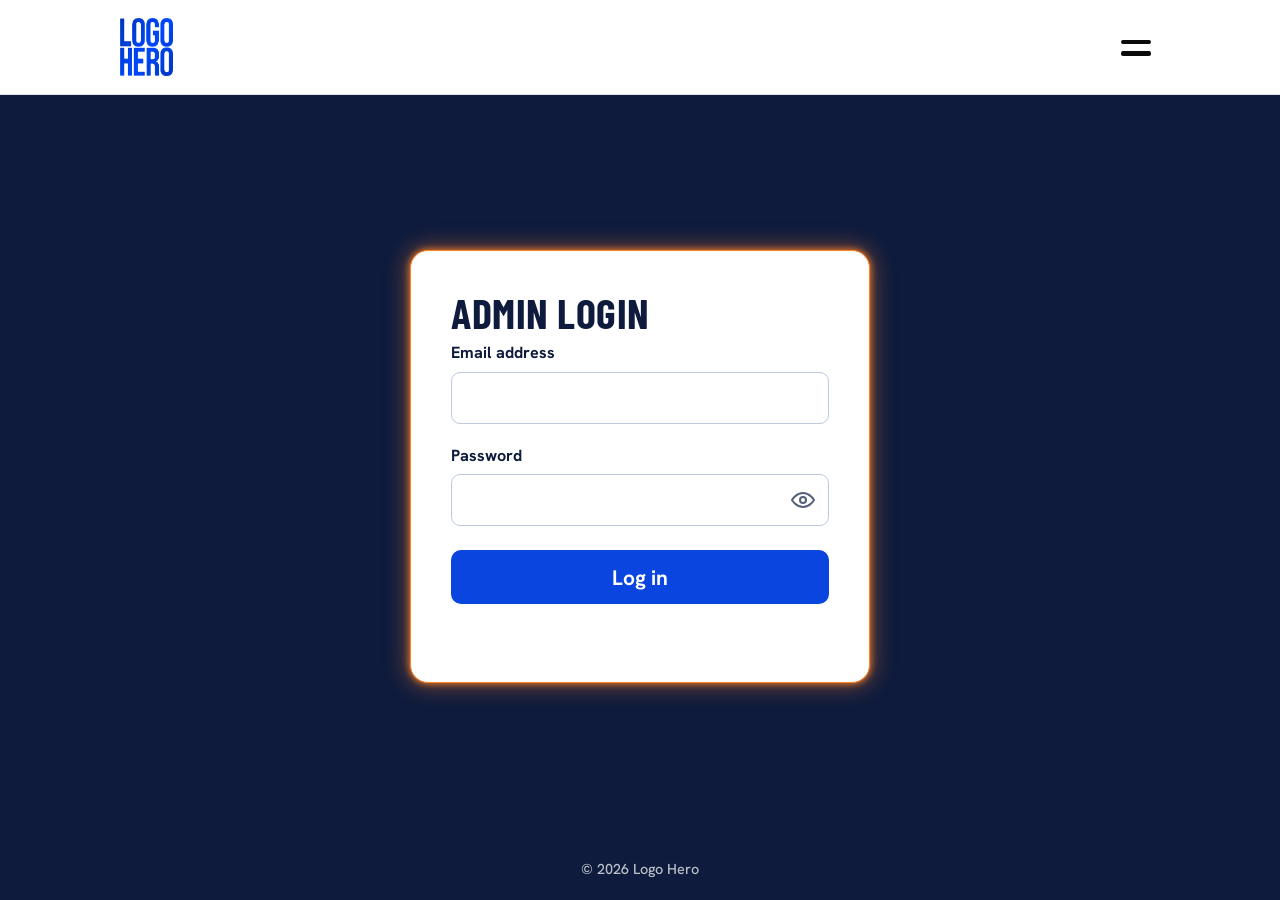
<file: invite.html>
<!doctype html>
<html lang="en-GB">
<head>
  <meta charset="utf-8">
  <meta name="viewport" content="width=device-width, initial-scale=1">
  <meta name="description" content="Logo Hero admin: send an invitation to a new customer.">
  <meta name="robots" content="noindex">
  <title>Admin Login | Logo Hero</title>
  <link rel="icon" href="/LOGO%20HERO.png">
  <link rel="preconnect" href="https://fonts.googleapis.com">
  <link rel="preconnect" href="https://fonts.gstatic.com" crossorigin>
  <link href="https://fonts.googleapis.com/css2?family=Barlow+Condensed:wght@600;700&family=Hanken+Grotesk:wght@400;500;600;700;800&display=swap" rel="stylesheet">
  <style>
    :root { --blue: #0A45E0; --blue-dark: #0A2A8F; --ink: #0E1B3D; --muted: #55607A; --line: #DDE3F0; --soft: #F3F6FC; --bg: #0E1B3D; }
    html { -webkit-tap-highlight-color: transparent; }
    * { box-sizing: border-box; }
    body { min-height: 100vh; margin: 0; display: flex; flex-direction: column; background: var(--bg); color: var(--ink); font: 500 20px/1.3 "Hanken Grotesk", -apple-system, BlinkMacSystemFont, "Segoe UI", sans-serif; }
    body { position: relative; }
    header, main, footer { position: relative; z-index: 2; }
    header { z-index: 10; } /* keeps the drop-down menu above the card */
    header { padding: 18px 24px; border-bottom: 1px solid var(--line); background: #fff; } /* stays white so the cobalt logo reads */
    header .bar { max-width: 1040px; margin: auto; display: flex; align-items: center; justify-content: space-between; gap: 16px; }
    header img { display: block; width: auto; height: 58px; }
    main { flex: 1; display: grid; place-items: center; padding: 48px 24px; }
    .card { width: min(100%, 460px); padding: 40px; border: 1px solid #FF8226; border-radius: 18px; background: #fff; box-shadow: 0 0 6px 1px rgba(255, 130, 38, .8), 0 0 22px 4px rgba(255, 130, 38, .4); }
    .eyebrow { margin: 0 0 8px; color: var(--blue); font-size: 16px; font-weight: 800; letter-spacing: 1.7px; text-transform: uppercase; }
    h1 { margin: 0 0 8px; font: 700 42px/1 "Barlow Condensed", sans-serif; letter-spacing: .5px; text-transform: uppercase; }
    .intro { margin: 0 0 28px; color: var(--muted); font-size: 21px; }
    label { display: block; margin: 0 0 6px; font-size: 19px; font-weight: 700; }
    input { width: 100%; min-height: 52px; margin: 0 0 20px; padding: 11px 14px; border: 1px solid #BFC9DC; border-radius: 9px; background: #fff; color: var(--ink); font: inherit; }
    input:focus { border-color: var(--blue); outline: 3px solid rgba(10, 69, 224, .16); }
    button[type="submit"] { width: 100%; min-height: 54px; margin-top: 4px; border: 2px solid var(--blue); border-radius: 10px; background: var(--blue); color: #fff; font: 700 21px "Hanken Grotesk", sans-serif; cursor: pointer; }
    button[type="submit"]:hover { border-color: var(--blue-dark); background: var(--blue-dark); }
    .status { min-height: 1.4em; margin: 14px 0 0; color: var(--muted); font-size: 17px; }
    footer { padding: 20px 24px; color: rgba(255, 255, 255, .72); text-align: center; font-size: 17px; }
    /* ---------- Menu button (two lines) + pop-up menu (same as home page) ---------- */
    .menu-wrap { position: relative; display: flex; align-items: center; }
    .menu-btn {
      width: 48px; height: 48px;
      display: inline-flex; flex-direction: column; align-items: center; justify-content: center;
      gap: 7px; padding: 0; margin: 0;
      border: 2px solid var(--line); border-radius: 10px;
      background: #fff; cursor: pointer;
      transition: border-color .15s, background .15s;
    }
    .menu-btn:hover { border-color: var(--blue); background: var(--soft); }
    .menu-btn:focus-visible { outline: 3px solid rgba(10, 69, 224, .35); outline-offset: 3px; }
    .menu-btn span {
      display: block; width: 22px; height: 3px; border-radius: 2px;
      background: var(--ink);
      transition: transform .2s ease, opacity .2s ease, background .2s ease;
    }
    .menu-btn[aria-expanded="true"] span { background: var(--blue); }
    .menu-btn[aria-expanded="true"] span:nth-child(1) { transform: translateY(5px) rotate(45deg); }
    .menu-btn[aria-expanded="true"] span:nth-child(2) { opacity: 1; transform: translateY(-5px) rotate(-45deg); }
    .menu-panel {
      position: absolute; right: 0; top: calc(100% + 14px); z-index: 50;
      width: 300px; max-width: calc(100vw - 48px);
      background: #fff; border: 1px solid var(--line); border-radius: 14px;
      box-shadow: 0 14px 34px rgba(14, 27, 61, .18);
      padding: 8px;
      opacity: 0; visibility: hidden; transform: translateY(-6px);
      transition: opacity .18s ease, transform .18s ease, visibility 0s linear .18s;
    }
    .menu-panel.open { opacity: 1; visibility: visible; transform: none; transition-delay: 0s; }
    .menu-group { padding: 4px 0; }
    .menu-group + .menu-group { border-top: 1px solid var(--line); }
    .menu-panel a {
      display: block; padding: 12px 14px; border-radius: 8px;
      color: var(--ink); text-decoration: none; font-size: 22px; font-weight: 700;
    }
    .menu-panel a:hover, .menu-panel a:focus-visible { background: var(--soft); color: var(--blue); outline: none; }
    @media (prefers-reduced-motion: reduce) { .menu-panel, .menu-btn span { transition: none; } }

    @media (max-width: 760px) {
      .menu-btn { width: 40px; height: 40px; gap: 6px; }
      .menu-btn span { width: 20px; }
      .menu-btn[aria-expanded="true"] span:nth-child(1) { transform: translateY(4.5px) rotate(45deg); }
      .menu-btn[aria-expanded="true"] span:nth-child(2) { transform: translateY(-4.5px) rotate(-45deg); }
      .menu-panel a { font-size: 21px; }
    }
    @media (max-width: 520px) { header img { height: 48px; } .card { padding: 30px 24px; } h1 { font-size: 36px; } }
      .pw-wrap { position: relative; margin: 0 0 20px; }
    .pw-wrap input { margin: 0; padding-right: 52px; }
    .pw-toggle { position: absolute; top: 0; right: 0; width: 52px; height: 52px; display: flex; align-items: center; justify-content: center; padding: 0; border: 0; border-radius: 9px; background: transparent; color: var(--muted); cursor: pointer; }
    .pw-toggle:hover { color: var(--blue); }
    .pw-toggle:focus-visible { outline: 3px solid rgba(10, 69, 224, .35); outline-offset: -3px; }
    .pw-toggle svg { width: 24px; height: 24px; }
    .pw-toggle .eye-off { display: none; }
    .pw-toggle.shown .eye { display: none; }
    .pw-toggle.shown .eye-off { display: block; }
    .status.error { color: #D92D20; }
    .signed-in { margin: 0 0 22px; color: var(--muted); font-size: 19px; overflow-wrap: anywhere; }
    button.secondary { width: 100%; min-height: 54px; margin-top: 14px; border: 2px solid var(--blue); border-radius: 10px; background: #fff; color: var(--blue); font: 700 21px "Hanken Grotesk", sans-serif; cursor: pointer; }
    button.secondary:hover { border-color: var(--blue-dark); background: var(--soft); color: var(--blue-dark); }
    form[hidden], section[hidden] { display: none; }
  </style>
<link rel="stylesheet" href="/menu-anim.css">
<link rel="stylesheet" href="/banner-icons.css">
<script src="/menu-anim.js" defer></script>
<link rel="stylesheet" href="/fonts.css">
</head>
<body>
  <header>
    <div class="bar">
      <a href="/" aria-label="Logo Hero home"><img src="/LOGO%20HERO.png" alt="Logo Hero"></a>
      <div class="menu-wrap">
        <button class="menu-btn" id="menu-btn" type="button" aria-label="Open menu" aria-expanded="false" aria-controls="menu-panel">
          <span></span><span></span>
        </button>
        <nav class="menu-panel" id="menu-panel" aria-label="Site menu">
          <div class="menu-group">
            <a href="/#top">Home</a>
            <a href="/#examples">Before/After Examples</a>
            <a href="/#how">Process</a>
            <a href="/#pricing">Pricing</a>
          </div>
          <div class="menu-group"><a href="/client-login">Customer Area</a></div>
          <div class="menu-group"><a href="/privacy-notice">Privacy Policy</a></div>
        </nav>
      </div>
    </div>
  </header>
  <main>
    <section class="card" aria-labelledby="invite-title">
      <h1 id="invite-title">Admin Login</h1>

      <form id="login-form">
        <label for="login-email">Email address</label>
        <input id="login-email" type="email" autocomplete="username" required>
        <label for="login-password">Password</label>
        <div class="pw-wrap">
          <input id="login-password" type="password" autocomplete="current-password" required>
          <button class="pw-toggle" id="pw-toggle" type="button" aria-label="Show password" aria-pressed="false">
            <svg class="eye" viewBox="0 0 24 24" fill="none" stroke="currentColor" stroke-width="2" stroke-linecap="round" stroke-linejoin="round" aria-hidden="true"><path d="M1 12s4-7 11-7 11 7 11 7-4 7-11 7S1 12 1 12z"/><circle cx="12" cy="12" r="3"/></svg>
            <svg class="eye-off" viewBox="0 0 24 24" fill="none" stroke="currentColor" stroke-width="2" stroke-linecap="round" stroke-linejoin="round" aria-hidden="true"><path d="M17.94 17.94A10.9 10.9 0 0 1 12 19C5 19 1 12 1 12a18.5 18.5 0 0 1 5.06-5.94M9.9 4.24A9.1 9.1 0 0 1 12 4c7 0 11 8 11 8a18.5 18.5 0 0 1-2.16 3.19M14.12 14.12a3 3 0 1 1-4.24-4.24"/><path d="M1 1l22 22"/></svg>
          </button>
        </div>
        <button type="submit">Log in</button>
      </form>

      <section id="invite-section" hidden>
        <p class="signed-in" id="signed-in-as"></p>
        <form id="invite-form">
          <label for="invite-email">New customer’s email address</label>
          <input id="invite-email" type="email" autocomplete="off" required>
          <button type="submit">Send invite</button>
        </form>
        <button class="secondary" id="sign-out" type="button">Sign out</button>
      </section>

      <p class="status" id="message" role="status" aria-live="polite"></p>
    </section>
  </main>
  <footer>© <span id="year"></span> Logo Hero</footer>
  <script>
    /* Menu button behaviour (same as the log in page) */
    (function () {
      const btn = document.getElementById('menu-btn');
      const panel = document.getElementById('menu-panel');
      if (!btn || !panel) return;
      function isOpen() { return panel.classList.contains('open'); }
      function setOpen(open) {
        panel.classList.toggle('open', open);
        btn.setAttribute('aria-expanded', open ? 'true' : 'false');
        btn.setAttribute('aria-label', open ? 'Close menu' : 'Open menu');
      }
      btn.addEventListener('click', function (e) { e.stopPropagation(); setOpen(!isOpen()); });
      panel.addEventListener('click', function (e) { if (e.target.closest('a')) setOpen(false); });
      document.addEventListener('click', function (e) { if (isOpen() && !panel.contains(e.target)) setOpen(false); });
      document.addEventListener('keydown', function (e) {
        if (e.key === 'Escape' && isOpen()) { setOpen(false); btn.focus(); }
      });
      window.addEventListener('scroll', function () { if (isOpen()) setOpen(false); }, { passive: true });
    })();
  </script>
  <script>
    document.getElementById('year').textContent = new Date().getFullYear();
    /* Show / hide password */
    (function () {
      const toggle = document.getElementById('pw-toggle');
      const pw = document.getElementById('login-password');
      toggle.addEventListener('click', function () {
        const show = pw.type === 'password';
        pw.type = show ? 'text' : 'password';
        toggle.classList.toggle('shown', show);
        toggle.setAttribute('aria-pressed', show ? 'true' : 'false');
        toggle.setAttribute('aria-label', show ? 'Hide password' : 'Show password');
      });
    })();
  </script>
  <script type="module">
    import { createClient } from "https://esm.sh/@supabase/supabase-js@2";

    const supabase = createClient(
      "https://nnyuapzufrzucvpoczjv.supabase.co",
      "sb_publishable_-svOFUFfYM47A9E-XSB6Jw_9mjJGzif"
    );

    const loginForm = document.querySelector("#login-form");
    const inviteSection = document.querySelector("#invite-section");
    const message = document.querySelector("#message");
    const title = document.querySelector("#invite-title");

    function setMessage(text, isError) {
      message.textContent = text;
      message.classList.toggle("error", Boolean(isError) && Boolean(text));
    }

    function showSession(user) {
      loginForm.hidden = Boolean(user);
      inviteSection.hidden = !user;
      title.textContent = user ? "Send invitation to new customer" : "Admin Login";
      document.title = (user ? "Send Invitation" : "Admin Login") + " | Logo Hero";
      document.querySelector("#signed-in-as").textContent =
        user ? `Signed in as ${user.email}` : "";
    }

    const { data: { session } } = await supabase.auth.getSession();
    showSession(session?.user);

    loginForm.addEventListener("submit", async (event) => {
      event.preventDefault();
      setMessage("Signing in…");

      const { data, error } = await supabase.auth.signInWithPassword({
        email: document.querySelector("#login-email").value,
        password: document.querySelector("#login-password").value,
      });

      setMessage(error ? error.message : "", Boolean(error));
      if (!error) showSession(data.user);
    });

    document.querySelector("#invite-form").addEventListener("submit", async (event) => {
      event.preventDefault();
      setMessage("Sending invite…");

      const { error } = await supabase.functions.invoke("send-invite", {
        body: { email: document.querySelector("#invite-email").value },
      });

      setMessage(error ? error.message : "Invitation sent.", Boolean(error));
    });

    document.querySelector("#sign-out").addEventListener("click", async () => {
      await supabase.auth.signOut();
      showSession(null);
      setMessage("Signed out.");
    });
  </script>
</body>
</html>
</file>
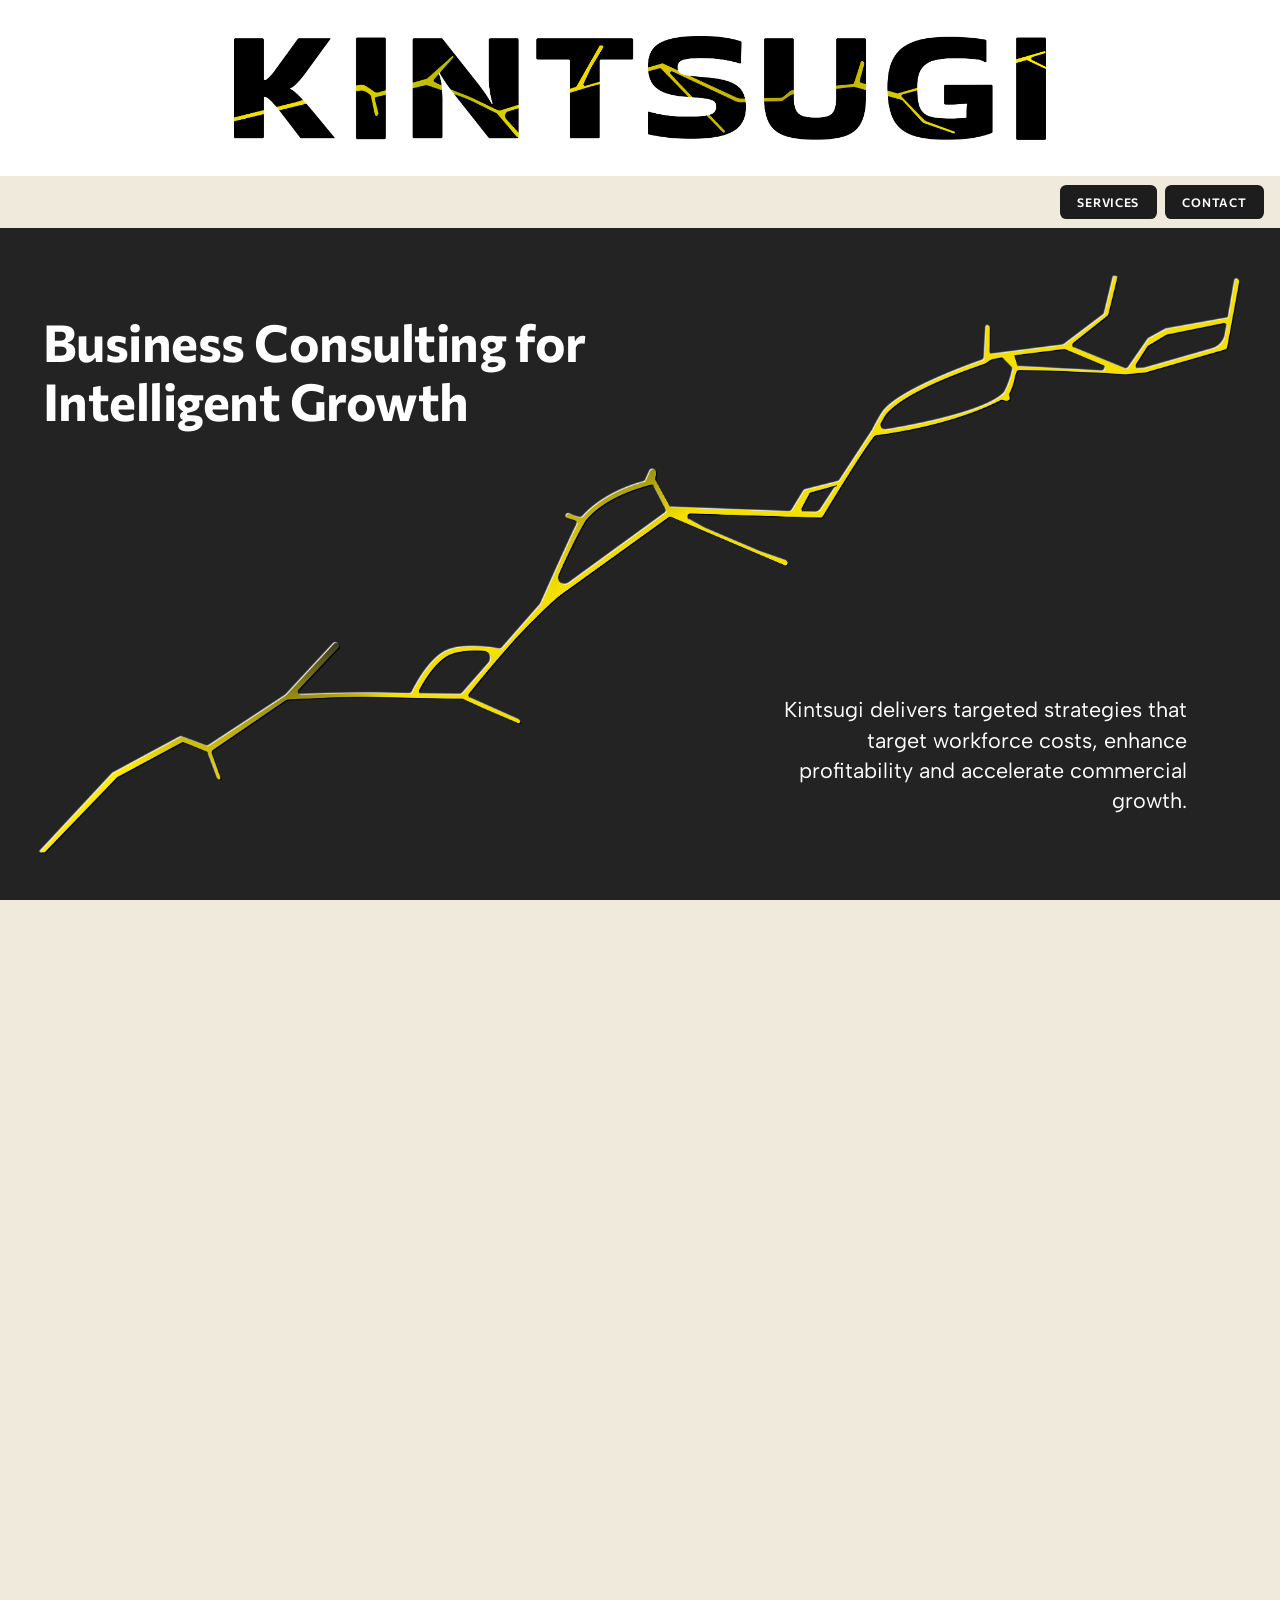
<file: kintsugi.html>
<!DOCTYPE html>
<html lang="en">
<head>
  <meta charset="utf-8">
  <meta name="viewport" content="width=device-width, initial-scale=1">
  <title>Services | Kintsugi LTD</title>
  <meta name="description" content="Kintsugi delivers targeted strategies that reduce workforce costs, enhance profitability and accelerate commercial growth.">
  <link rel="canonical" href="https://www.kintsugiservices.com">
  <meta property="og:title" content="Services | Kintsugi LTD">
  <meta property="og:url" content="https://www.kintsugiservices.com">
  <meta property="og:site_name" content="Kintsugi LTD">
  <meta property="og:type" content="website">

  <link rel="preconnect" href="https://fonts.googleapis.com">
  <link rel="preconnect" href="https://fonts.gstatic.com" crossorigin>
  <link href="https://fonts.googleapis.com/css2?family=Albert+Sans:wght@400;500;600&family=Commissioner:wght@500;600;700&display=swap" rel="stylesheet">

  <script>
    document.documentElement.classList.add('js', 'opening-intro');
    if ('scrollRestoration' in history) history.scrollRestoration = 'manual';
    window.addEventListener('load', function () { window.scrollTo(0, 0); }, { once: true });
  </script>

  <style>
    /* ---------- Tokens ---------- */
    :root {
      --ink: #1d1d1d;
      --charcoal: #232323;
      --slate: #4f4f4f;
      --cream: #f0eadc;
      --mist: #f3f3f3;
      --white: #fff;
      --gold: #8a7a1d;

      --font-head: "Commissioner", system-ui, sans-serif;
      --font-body: "Albert Sans", system-ui, sans-serif;

      --pad-x: clamp(1.25rem, 5vw, 4rem);
      --pad-y: clamp(2.5rem, 6vw, 5rem);
      --max: 72rem;
      --topbar-h: 3.25rem;
      --open-dur: 1.5s; /* length of the opening shrink animation (JS reads this too) */
      --open-ease: cubic-bezier(.22,.7,.2,1);
    }

    /* ---------- Base ---------- */
    html { -webkit-tap-highlight-color: transparent; }
    *, *::before, *::after { box-sizing: border-box; }
    html {
      -webkit-text-size-adjust: 100%;
      scroll-behavior: smooth;
      scroll-padding-top: var(--topbar-h);
    }
    .js { scroll-behavior: auto; }
    body {
      margin: 0;
      font-family: var(--font-body);
      font-size: 1rem;
      line-height: 1.55;
      color: var(--ink);
      background: var(--cream);
    }
    img { display: block; max-width: 100%; height: auto; }
    h1, h2, h3 {
      margin: 0;
      font-family: var(--font-head);
      font-weight: 600;
      line-height: 1.15;
      letter-spacing: -0.01em;
    }
    p { margin: 0; }
    a { color: inherit; }

    .wrap {
      width: 100%;
      max-width: var(--max);
      margin-inline: auto;
      padding-inline: var(--pad-x);
    }

    /* ---------- Buttons ---------- */
    .btn {
      display: inline-block;
      font-family: var(--font-head);
      font-weight: 600;
      font-size: 0.7rem;
      letter-spacing: 0.06em;
      text-transform: uppercase;
      text-decoration: none;
      text-align: center;
      line-height: 1.2;
      padding: 0.5rem 0.85rem;
      border-radius: 0.4rem;
      background: var(--ink);
      color: var(--white);
      transition: opacity 0.2s;
    }
    .btn:hover, .btn:focus-visible { opacity: 0.8; }
    .btn--light { background: var(--mist); color: var(--ink); font-size: 0.8rem; padding: 0.8rem 1.4rem; }

    /* ---------- Header (centred logo) ---------- */
    .site-header { background: var(--white); }
    .site-header .wrap {
      display: flex;
      align-items: center;
      justify-content: center;
      min-height: 5.5rem;
    }
    .logo img { height: 3.25rem; width: auto; }

    /* Opening view: show only the enlarged identity, banner and hero. */
    .site-header .wrap { transition: min-height var(--open-dur) var(--open-ease); }
    .site-header .logo img { transition: height var(--open-dur) var(--open-ease); }
    .hero { transition: min-height var(--open-dur) var(--open-ease); }
    .hero__art { transition: width var(--open-dur) var(--open-ease); }
    .opening-intro .site-header .wrap { min-height: 11rem; }
    .opening-intro .site-header .logo img { height: 6.5rem; }
    .opening-intro .hero {
      min-height: max(28rem, calc(100svh - 11rem - var(--topbar-h)));
      display: grid;
      align-items: center;
    }
    .opening-intro .hero__art {
      width: min(calc((100svh - 11rem - var(--topbar-h) - 2rem) * var(--line-ar)), 100%);
    }
    @media (max-width: 35.99rem) {
      :root { --open-dur: 2.4s; --open-ease: cubic-bezier(.45,.05,.25,1); }  /* slower, more even opening animation on phones */
      /* The hero is also a .fade-section, whose `transition: none` was silently cancelling the hero's own
         min-height transition. Re-assert it here (with higher specificity) so the shrink actually animates. */
      .js .hero.fade-section,
      .js.fade-ease .hero.fade-section { transition: min-height var(--open-dur) var(--open-ease); }
      /* Always-set min-height + grid so the hero can glide (min-height can't animate to/from 'auto') */
      /* Resting min-height = the hero's natural height (line width / aspect ratio + extra room), so the
         shrink animates over the whole duration instead of finishing early while easing down to 0. */
      .hero { display: grid; align-items: center; min-height: calc((100vw - 2 * var(--hero-pad)) / var(--line-ar) + var(--hero-extra)); }
      /* Settled (post-animation) logo on phones: larger than before, with a little more room in the header. */
      .site-header .wrap { min-height: 4.1rem; }  /* resting logo (~38px tall) : band (~66px) ≈ desktop ratio */
      .site-header .logo { display: block; width: min(18.75rem, calc(100vw - 2 * var(--pad-x))); transition: width var(--open-dur) var(--open-ease); }
      .site-header .logo img { width: 100%; height: auto; }
      .opening-intro .site-header .wrap { min-height: 8rem; }
      .opening-intro .site-header .logo { width: min(25rem, calc(100vw - 2 * var(--pad-x))); }
      .opening-intro .site-header .logo img { height: auto; }
      .opening-intro .hero { min-height: max(32rem, calc(100svh - 8rem - var(--topbar-h))); }
      .opening-intro .hero__art { width: min(calc((100svh - 8rem - var(--topbar-h) - 2rem) * var(--line-ar)), 100%); }
    }
    @media (prefers-reduced-motion: reduce) {
      .site-header .wrap, .site-header .logo, .site-header .logo img, .hero, .hero__art { transition-duration: 0.01ms; }
    }

    /* ---------- Sticky beige banner (small logo left, nav right) ---------- */
    .topbar {
      position: sticky;
      top: 0;
      z-index: 100;
      background: var(--cream);
      transition: box-shadow 0.2s;
    }
    .topbar__inner {
      display: flex;
      align-items: center;
      justify-content: space-between;
      gap: 1rem;
      min-height: var(--topbar-h);
      padding: 0.5rem 1rem; /* small gap to the screen edge */
    }
    .topbar .logo img { height: 1.9rem; }
    .site-nav { display: flex; gap: 0.5rem; margin-left: auto; }

    /* Small logo only appears once the main header has scrolled away
       (falls back to always visible if JS is off). */
    .js .topbar .logo { opacity: 0; visibility: hidden; transition: opacity 0.2s, visibility 0.2s; }
    .js .topbar.is-stuck .logo { opacity: 1; visibility: visible; }
    .js .topbar.is-contact-visible .logo { opacity: 0; visibility: hidden; }
    .topbar.is-stuck { box-shadow: 0 1px 0 rgba(0, 0, 0, 0.08), 0 4px 14px rgba(0, 0, 0, 0.06); }

    /* ---------- Hero ----------
       The gold line (Intersect.png) is centred. The heading sits to its upper left and the body
       text to its lower right, both positioned against the LINE ITSELF (not the image box, which is
       mostly transparent), so they may overlap the image's empty corners.

       As the screen narrows:
         1. the gap between the text and the line stays at --hero-gap (2.5rem) for as long as there is room;
         2. once there isn't, the gap shrinks (down to 0.5rem) so the text moves closer to the line;
         3. font sizes scale down with the screen (heading min 0.8rem, body min 0.8rem);
         4. below 36rem the heading re-wraps onto three lines and the hero gets a little extra
            height so the body text never runs into the line.

       The --line-* numbers were measured from the pixels of Intersect.png. If you swap the image, re-measure:
         --line-head-x : how far across the image (0 = left edge, 1 = right edge) the line's LEFTMOST point is,
                         over the rows the heading occupies.
         --line-body-x : how far across the image the line's RIGHTMOST point is, over the rows the body occupies. */
    .hero {
      --line-ar: 2.0797;                                  /* image width / height (7310 x 3515) */
      --art-max: calc(30rem * var(--line-ar));            /* widest the line is drawn (30rem tall) */
      --hero-pad: clamp(1.25rem, 3vw, 3rem);
      --hero-vpad: clamp(0.9rem, 3vw, 2.5rem);
      /* 2.5rem on wide screens, closing up gradually below 900px wide */
      --hero-gap: clamp(0.5rem, calc(2.5rem - (900px - 100vw) * 0.07), 2.5rem);
      /* extra height under the line on phones, giving the body text room */
      --hero-extra: clamp(0px, calc((700px - 100vw) * 0.2), 6rem);
      /* free space to the right of the line on very wide screens */
      --hero-slack: max(0px, calc((100vw - 2 * var(--hero-pad) - var(--art-max)) / 2));
      /* Screenshot guides: heading shifts left and paragraph shifts right. */
      --line-start-x: -0.026;
      --line-end-x: 0.955;
      overflow: hidden;
      background: var(--charcoal);
      color: var(--white);
    }
    .hero__inner { padding-inline: var(--hero-pad); }
    .hero__art {
      position: relative;
      box-sizing: border-box;
      width: min(var(--art-max), 100%);
      margin-inline: auto;
      padding-bottom: var(--hero-extra);
      container-type: inline-size;   /* lets the text scale with the width of the line (cqw units) */
    }
    .hero__line {
      display: block;
      width: 100%;
      height: auto;            /* top touches top, bottom touches bottom of the line image */
      max-width: none;
      pointer-events: none;
    }
    .hero h1 {
      position: absolute;
      top: var(--hero-vpad);
      /* Align the heading's left edge with the lower-left endpoint of the line. */
      left: calc(var(--line-start-x) * 100%);
      width: max-content;
      white-space: nowrap;
      text-align: left;
      font-size: clamp(0.8rem, 5.1cqw, 3.2rem);
      font-weight: 700;
    }
    .hero p {
      position: absolute;
      bottom: var(--hero-vpad);
      /* Align the paragraph's right edge with the upper-right endpoint of the line. */
      right: calc((1 - var(--line-end-x)) * 100%);
      width: max-content;
      max-width: min(19em, calc(var(--line-end-x) * 100%));
      text-align: right;
      font-size: clamp(1.2rem, 2cqw, 1.35rem);
      line-height: 1.4;
    }
    .hero .br-m { display: none; }
    @media (min-width: 36rem) { .hero h1 { transform: translateX(36px); } }

    /* Phones: heading goes onto three lines, so it reaches lower and must stay clear of more of the line */
    @media (max-width: 35.99rem) {
      /* --hero-extra: room under the line so the paragraph (now smaller) sits clear of it. */
      .hero { --line-start-x: 0.02; --line-end-x: 0.955; --hero-extra: 0px; }
      .opening-intro .hero { --hero-extra: 32vw; --line-end-x: 0.92; }
      /* Opening view is enlarged (line + text together) and eases down to normal size with the logo. */
      .hero__art {
        transform-origin: 7% 50%;
        transform: translateX(0) scale(1);
        transition: width var(--open-dur) var(--open-ease), padding-bottom var(--open-dur) var(--open-ease), transform var(--open-dur) var(--open-ease);
      }
      .opening-intro .hero__art { transform: translateX(-3vw) scale(1.12); }
      .hero .br-m { display: inline; }
      /* Phone type: heading larger, body smaller (both still scale with the width of the line). */
      .hero h1 { font-size: clamp(0.9rem, 5.6cqw, 3.2rem); transition: font-size var(--open-dur) var(--open-ease); }
      .opening-intro .hero h1 { font-size: clamp(0.9rem, 6.2cqw, 3.2rem); }
      /* Resting layout mirrors desktop: the line spans the full black panel, with the paragraph tucked
         small into the empty lower-right corner beside it. */
      .hero p {
        font-size: clamp(0.6rem, 2.9cqw, 0.9rem);
        line-height: 1.4;
        max-width: 50cqw;
        bottom: 0.55rem;
        transition: font-size var(--open-dur) var(--open-ease), max-width var(--open-dur) var(--open-ease), bottom var(--open-dur) var(--open-ease), right var(--open-dur) var(--open-ease);
      }
      /* Opening view keeps the original (larger) phone paragraph. */
      .opening-intro .hero p { font-size: clamp(0.85rem, 4.4cqw, 1.2rem); max-width: min(19em, calc(var(--line-end-x) * 100%)); bottom: var(--hero-vpad); }
      .hero .br-d { display: none; }
    }

    /* ---------- Two-up band ---------- */
    .band {
      background: var(--slate);
      color: var(--white);
      text-align: center;
      margin-top: clamp(1rem, 3vw, 2rem);
    }
    .band .wrap {
      padding-block: var(--pad-y);
      display: grid;
      gap: 2rem 3rem;
    }
    .band h2 { font-size: 1.1rem; margin-bottom: 0.6rem; }
    .band p, .pillar p, .intro p { font-size: 0.85rem; }

    /* ---------- Intro (image + text) ---------- */
    .intro .wrap {
      padding-block: var(--pad-y);
      display: grid;
      grid-template-columns: minmax(0, 38%) 1fr;
      gap: 1rem;
      align-items: center;
    }
    .intro figure { margin: 0; }
    .intro img {
      width: 100%;
      max-width: 22rem;
      aspect-ratio: 483 / 657;
      object-fit: cover;
    }
    .intro .copy { text-align: right; display: grid; gap: 1.25rem; }
    .intro .copy p { font-size: 0.78rem; }
    .intro h2 { color: var(--gold); }
    .intro h2.lead { font-size: clamp(1.15rem, 3vw, 2.1rem); margin-bottom: 0.6rem; }
    .intro h3 { color: var(--gold); font-size: 0.9rem; margin-bottom: 0.4rem; }

    /* ---------- Pillars ---------- */
    .pillars { background: var(--mist); }
    .pillars .wrap {
      padding-block: var(--pad-y);
      display: grid;
      gap: 2.25rem 2rem;
    }
    .pillar h3 { font-size: 1.1rem; margin-bottom: 0.6rem; }
    .pillar:nth-child(1) { text-align: left; }
    .pillar:nth-child(2) { text-align: center; }
    .pillar:nth-child(3) { text-align: right; }
    .pillar p { max-width: 18rem; }
    .pillar:nth-child(2) p { margin-inline: auto; }
    .pillar:nth-child(3) p { margin-left: auto; }

    /* ---------- Call to action ---------- */
    .cta {
      background: var(--charcoal);
      color: var(--white);
      text-align: center;
      margin-top: clamp(1.5rem, 4vw, 3rem);
    }
    .cta .wrap {
      padding-block: clamp(3rem, 7vw, 5.5rem);
      display: grid;
      justify-items: center;
      gap: 1.5rem;
    }
    .cta h2 { font-size: clamp(1.7rem, 4.4vw, 3rem); max-width: 18ch; }
    .cta p { max-width: 28rem; font-size: 1.05rem; line-height: 1.5; }

    /* ---------- Footer ---------- */
    .site-footer { background: var(--cream); color: var(--ink); text-align: center; }
    .site-footer .wrap {
      padding-block: var(--pad-y);
      display: grid;
      justify-items: center;
      gap: 0.9rem;
    }
    .site-footer h2 { font-size: 1.05rem; }
    .site-footer p { font-size: 0.72rem; line-height: 1.5; }
    .site-footer .logo img { height: 2.25rem; margin-top: 0.6rem; }

    /* ---------- Section focus ---------- */
    .js .fade-section {
      opacity: var(--fade-opacity, 1);
      transition: none;
      will-change: opacity;
    }
    /* Only while the opening animation settles: the faint preview of the next section eases in as the header finishes shrinking. */
    .js.fade-ease .fade-section { transition: opacity calc(var(--open-dur) * 0.6) ease calc(var(--open-dur) * 0.33); }
    @media (max-width: 35.99rem) {
      /* Phones: the second section finishes fading in exactly as the hero finishes settling. */
      .js.fade-ease .fade-section { transition: opacity calc(var(--open-dur) * 0.67) ease calc(var(--open-dur) * 0.33); }
    }
    @media (prefers-reduced-motion: reduce) {
      .js .fade-section { will-change: auto; }
      .js.fade-ease .fade-section { transition: none; }
    }

    /* ---------- Larger screens ---------- */
    @media (min-width: 48rem) {
      .btn { font-size: 0.75rem; padding: 0.6rem 1.1rem; }

      .band .wrap { grid-template-columns: 1fr 1fr; }
      .band h2 { font-size: 1.35rem; }
      .band p, .pillar p, .intro p { font-size: 1rem; }
      .band p { max-width: 28rem; margin-inline: auto; }

      .intro .wrap { grid-template-columns: auto 1fr; gap: clamp(2rem, 6vw, 5rem); }
      .intro .copy p { font-size: 1rem; }
      .intro .copy { text-align: left; max-width: 34rem; gap: 2rem; }
      .intro h3 { font-size: 1.25rem; }

      .pillars .wrap { grid-template-columns: repeat(3, 1fr); gap: 2rem 3rem; }
      .pillar:nth-child(n) { text-align: left; }
      .pillar:nth-child(n) p { margin-inline: 0; max-width: none; }
      .pillar h3 { font-size: 1.3rem; }

      .site-footer p { font-size: 0.85rem; }
    }
  </style>
</head>

<body>

  <header class="site-header">
    <div class="wrap">
      <a class="logo" href="#top" aria-label="Kintsugi home">
        <img src="KintsugiMain.png" alt="Kintsugi" width="284" height="89">
      </a>
    </div>
  </header>

  <div class="topbar" id="topbar">
    <div class="topbar__inner">
      <a class="logo" href="#" aria-label="Kintsugi – back to top">
        <img src="KintsugiShadow.png" alt="Kintsugi" width="284" height="89">
      </a>
      <nav class="site-nav" aria-label="Main">
        <a class="btn" href="#services">Services</a>
        <a class="btn" href="#contact">Contact</a>
      </nav>
    </div>
  </div>

  <main id="top">

    <section class="hero" aria-labelledby="hero-title">
      <div class="hero__inner">
        <div class="hero__art">
          <h1 id="hero-title">Business Consulting<br class="br-m"> for<br class="br-d"> Intelligent<br class="br-m"> Growth</h1>
          <img class="hero__line" src="Intersect.png" alt="" aria-hidden="true" width="7310" height="3515">
          <p>Kintsugi delivers targeted strategies that target workforce costs, enhance profitability and accelerate commercial growth.</p>
        </div>
      </div>
    </section>

    <section class="band" id="services" aria-label="What we do">
      <div class="wrap">
        <article>
          <h2>Operational Streamlining</h2>
          <p>Having the benefit of an impartial view of your business enables us to identify hidden inefficiencies, optimise role design and implement cost-saving strategies that reduce overheads whilst strengthening operational output.</p>
        </article>
        <article>
          <h2>Revenue Review</h2>
          <p>From pipeline acceleration to market positioning, we guide you through the strategies that drive commercial performance. Our advisory approach blends data, experience and proven frameworks to help you generate revenue more efficiently.</p>
        </article>
      </div>
    </section>

    <section class="intro" aria-labelledby="intro-title">
      <div class="wrap">
        <figure>
          <img src="KintsugiPathImage.png" alt="" width="483" height="657" loading="lazy">
        </figure>
        <div class="copy">
          <div>
            <h2 class="lead" id="intro-title">A clearer path to stronger performance</h2>
            <p>Every business has a destination. Kintsugi helps clarify the route, reducing employment overheads, building valuable partnerships, and identifying opportunities for growth.</p>
          </div>
          <div>
            <h3>The right partnerships take you further</h3>
            <p>Some goals become more achievable with the right people alongside you. We connect you with the right partners to reduce internal burden, and guide you to a more profitable future.</p>
          </div>
        </div>
      </div>
    </section>

    <section class="pillars" aria-label="Our approach">
      <div class="wrap">
        <article class="pillar">
          <h3>Operational efficiency, reimagined</h3>
          <p>We analyse your current operating model, uncover bottlenecks, and redesign processes to deliver measurable improvements in productivity, cost control, and organisational agility.</p>
        </article>
        <article class="pillar">
          <h3>Profitability without complexity</h3>
          <p>Growth doesn't have to mean more overhead. We help businesses scale intelligently by aligning people, processes, and partnerships to deliver sustainable profit.</p>
        </article>
        <article class="pillar">
          <h3>Lean teams, strong results</h3>
          <p>Our methodologies help organisations maintain high performance with optimised staffing models, ensuring you get more output from your investment.</p>
        </article>
      </div>
    </section>

    <section class="cta" aria-labelledby="cta-title">
      <div class="wrap">
        <h2 id="cta-title">Ready to reshape your operations?</h2>
        <p>Talk to us about how Kintsugi can reduce your overhead, strengthen your partnerships and unlock smarter, sustainable growth.</p>
        <a class="btn btn--light" href="mailto:contact@kintsugiservices.com">Book a consultation</a>
      </div>

      <footer class="site-footer" id="contact">
        <div class="wrap">
          <h2>Contact</h2>
          <p>
            KINTSUGI LTD. registered in England and Wales, company number 15302529<br>
            Registered office: 17 Fordham Street, London, E1 1HS<br>
            <a href="mailto:contact@kintsugiservices.com">contact@kintsugiservices.com</a>
          </p>
          <a class="logo" href="#top" aria-label="Back to top">
            <img src="KintsugiShadow.png" alt="Kintsugi" width="284" height="89" loading="lazy">
          </a>
        </div>
      </footer>
    </section>

  </main>

  <script>
    // Fade sections according to their distance from the center of the visible area.
    (function () {
      var sections = Array.prototype.slice.call(
        document.querySelectorAll('main section')
      );
      if (!sections.length) return;
      sections.forEach(function (section) { section.classList.add('fade-section'); });
      var framePending = false;
      var root = document.documentElement;
      var PEEK = 0.25; // phones: how faintly the third section shows while the hero and second section are in focus
      var PEEK_DESKTOP = 0.22; // desktop: how faintly the second section shows while the hero is in focus
      var phoneQuery = window.matchMedia('(max-width: 35.99rem)');

      function updateFades() {
        framePending = false;
        var bar = document.getElementById('topbar');
        var top = bar ? bar.getBoundingClientRect().height : 0;
        var center = top + (window.innerHeight - top) / 2;
        if (root.classList.contains('opening-intro')) {
          // Opening view: only the hero is shown.
          sections.forEach(function (section, index) {
            section.style.setProperty('--fade-opacity', index === 0 ? '1' : '0');
          });
          return;
        }
        var fadeRange = Math.max(1, (window.innerHeight - top) * 0.68);
        // The last section can never be scrolled to the centre of the screen (the page runs out first),
        // so forgive the distance it falls short by. At the very bottom it then reads as fully in focus.
        var scrollLimit = Math.max(0, document.documentElement.scrollHeight - window.innerHeight);
        var opacities = sections.map(function (section, index) {
          var rect = section.getBoundingClientRect();
          // The hero rests at the top of the page rather than at the viewport centre, so measure
          // its distance as "how far we've scrolled from the top". That gives exactly 100% at the
          // top and a smooth, continuous fade from there (no jump at the 1px mark).
          var distance = index === 0
            ? Math.max(0, window.scrollY)
            : Math.abs(rect.top + rect.height / 2 - center);
          if (index === sections.length - 1 && index > 0) {
            var shortfall = Math.max(0, window.scrollY + rect.top + rect.height / 2 - center - scrollLimit);
            distance = Math.max(0, distance - shortfall);
          }
          var visibility = Math.max(0, 1 - distance / fadeRange);
          return visibility * visibility;
        });
        if (phoneQuery.matches) {
          // Phones: the first view is the hero AND the second section together: the second matches the
          // hero's opacity, and the third shows faintly beneath them.
          if (opacities.length > 1) opacities[1] = Math.max(opacities[1], opacities[0]);
          if (opacities.length > 2) opacities[2] = Math.max(opacities[2], PEEK * opacities[0]);
        } else if (opacities.length > 1) {
          // Desktop: keep the second section faintly visible in proportion to how much the hero is in focus.
          opacities[1] = Math.max(opacities[1], PEEK_DESKTOP * opacities[0]);
        }
        sections.forEach(function (section, i) {
          section.style.setProperty('--fade-opacity', opacities[i].toFixed(3));
        });
      }

      function requestUpdate() {
        if (framePending) return;
        framePending = true;
        window.requestAnimationFrame(updateFades);
      }
      window.kintsugiUpdateFades = requestUpdate;
      window.addEventListener('scroll', requestUpdate, { passive: true });
      window.addEventListener('resize', requestUpdate);
      updateFades();
    })();
  </script>

  <script>
    // Move one section per gesture, tracking the intended destination while motion is underway.
    (function () {
      var sections = Array.prototype.slice.call(document.querySelectorAll('main section'));
      if (!sections.length) return;
      var root = document.documentElement;
      var duration = window.matchMedia('(prefers-reduced-motion: reduce)').matches ? 0 : 1000;
      var activeIndex = 0;
      var desiredIndex = 0;
      var animation = null;
      var lastWheelTime = 0;
      var lastWheelAbs = 0;
      var lastWheelDirection = 0;
      var lastAcceptedTime = -1e9;

      function openingActive() {
        return root.classList.contains('opening-intro') || window.kintsugiOpeningSettling === true;
      }
      function centerY() {
        var bar = document.getElementById('topbar');
        var top = bar ? bar.getBoundingClientRect().height : 0;
        return top + (window.innerHeight - top) / 2;
      }
      function nearestSection() {
        var center = centerY();
        var index = 0;
        var nearest = Infinity;
        sections.forEach(function (section, i) {
          var rect = section.getBoundingClientRect();
          var distance = Math.abs(rect.top + rect.height / 2 - center);
          if (distance < nearest) { nearest = distance; index = i; }
        });
        return index;
      }
      // Phones: the hero and second section are viewed together, so they form a single stop at the top
      // (the first scroll lands on section 3). Desktop: every section is its own stop.
      var phoneQuery = window.matchMedia('(max-width: 35.99rem)');
      function getStops() {
        var all = [];
        for (var k = 0; k < sections.length; k++) all.push(k);
        if (!phoneQuery.matches || sections.length <= 2) return all;
        return all.filter(function (k) { return k !== 1; });
      }
      function toStop(index) { return (phoneQuery.matches && sections.length > 2 && index === 1) ? 0 : index; }
      function targetY(index) {
        if (index === 0) return 0;
        var rect = sections[index].getBoundingClientRect();
        var target = window.scrollY + rect.top + rect.height / 2 - centerY();
        var limit = Math.max(0, document.documentElement.scrollHeight - window.innerHeight);
        return Math.max(0, Math.min(limit, target));
      }

      activeIndex = toStop(nearestSection());
      desiredIndex = activeIndex;

      function animateTo(index) {
        if (index < 0 || index >= sections.length) return;
        var previous = animation;
        if (previous) {
          window.cancelAnimationFrame(previous.frame);
          animation = null;
        }
        var start = window.scrollY;
        var end = targetY(index);
        if (Math.abs(end - start) < 2) {
          activeIndex = index;
          desiredIndex = index;
          return;
        }
        var moveDuration = duration;
        if (previous && duration) {
          var remaining = Math.abs(end - start);
          var whole = previous.wholeDistance || remaining;
          moveDuration = Math.max(160, Math.min(duration, duration * remaining / Math.max(1, whole)));
        }
        var current = {
          target: index,
          direction: end > start ? 1 : -1,
          wholeDistance: previous ? previous.wholeDistance : Math.abs(end - start),
          frame: 0
        };
        animation = current;
        var started = 0;
        function draw(now) {
          if (animation !== current) return;
          if (!started) started = now;
          var t = moveDuration ? Math.min(1, (now - started) / moveDuration) : 1;
          var eased = t < 0.5 ? 4 * t * t * t : 1 - Math.pow(-2 * t + 2, 3) / 2;
          window.scrollTo(0, start + (end - start) * eased);
          if (t < 1) current.frame = window.requestAnimationFrame(draw);
          else {
            window.scrollTo(0, end);
            activeIndex = index;
            animation = null;
            root.classList.add('snap-ready');
          }
        }
        current.frame = window.requestAnimationFrame(draw);
      }

      function handleDirection(direction) {
        if (openingActive()) return;
        var stops = getStops();
        var pos = stops.indexOf(toStop(desiredIndex)) + (direction > 0 ? 1 : -1);
        desiredIndex = stops[Math.max(0, Math.min(stops.length - 1, pos))];
        if (animation) animateTo(desiredIndex);
        else if (desiredIndex !== activeIndex) animateTo(desiredIndex);
      }
      // A wheel/trackpad event starts a NEW gesture (and so can interrupt a running animation) when:
      //  - the direction changes, or
      //  - there was a pause in the events (> 90ms), or
      //  - the delta jumps back up after trackpad momentum has been decaying (a fresh swipe).
      // Decaying inertia events from the previous swipe are ignored, so one swipe = one section.
      document.addEventListener('wheel', function (event) {
        if (event.ctrlKey || openingActive() || !root.classList.contains('snap-ready')) return;
        var direction = event.deltaY > 0 ? 1 : event.deltaY < 0 ? -1 : 0;
        if (!direction) return;
        event.preventDefault();
        var now = event.timeStamp || performance.now();
        var abs = Math.abs(event.deltaY);
        var gap = now - lastWheelTime;
        var fresh =
          direction !== lastWheelDirection ||
          gap > 90 ||
          (abs > lastWheelAbs * 1.5 + 2 && now - lastAcceptedTime > 200);
        lastWheelTime = now;
        lastWheelAbs = abs;
        lastWheelDirection = direction;
        if (!fresh) return;
        lastAcceptedTime = now;
        handleDirection(direction);
      }, { capture: true, passive: false });

      var touchStartY = null;
      document.addEventListener('touchstart', function (event) {
        touchStartY = event.touches.length === 1 ? event.touches[0].clientY : null;
      }, { passive: true });
      document.addEventListener('touchmove', function (event) {
        if (openingActive() || touchStartY === null) return;
        if (event.cancelable) event.preventDefault();
      }, { capture: true, passive: false });
      document.addEventListener('touchend', function (event) {
        if (openingActive() || touchStartY === null || !event.changedTouches.length) { touchStartY = null; return; }
        var distance = touchStartY - event.changedTouches[0].clientY;
        touchStartY = null;
        if (Math.abs(distance) >= 24) handleDirection(distance > 0 ? 1 : -1);
      }, { passive: true });
      document.addEventListener('touchcancel', function () { touchStartY = null; }, { passive: true });

      document.addEventListener('keydown', function (event) {
        if (openingActive() || event.defaultPrevented || event.repeat || event.altKey || event.ctrlKey || event.metaKey) return;
        var down = ['ArrowDown', 'PageDown', ' ', 'Spacebar'];
        var up = ['ArrowUp', 'PageUp'];
        if (down.indexOf(event.key) !== -1) { event.preventDefault(); handleDirection(1); }
        else if (up.indexOf(event.key) !== -1) { event.preventDefault(); handleDirection(-1); }
        else if (event.key === 'Home') { event.preventDefault(); desiredIndex = 0; animateTo(0); }
        else if (event.key === 'End') { event.preventDefault(); desiredIndex = sections.length - 1; animateTo(desiredIndex); }
      }, true);

      document.addEventListener('click', function (event) {
        var link = event.target.closest('a[href^="#"]');
        if (!link || openingActive() || event.metaKey || event.ctrlKey || event.shiftKey || event.altKey) return;
        var id = decodeURIComponent(link.getAttribute('href').slice(1));
        var target = id && document.getElementById(id);
        var section = target && target.closest('main section');
        var index = section ? sections.indexOf(section) : -1;
        if (index < 0) return;
        index = toStop(index);
        event.preventDefault();
        history.pushState(null, '', '#' + encodeURIComponent(id));
        desiredIndex = index;
        animateTo(index);
      });
    })();
  </script>

  <script>
    // Reveal the small banner logo once the main header has scrolled out of view.
    (function () {
      var header = document.querySelector('.site-header');
      var bar = document.getElementById('topbar');
      if (!header || !bar || !('IntersectionObserver' in window)) return;
      new IntersectionObserver(function (entries) {
        bar.classList.toggle('is-stuck', !entries[0].isIntersecting);
      }).observe(header);
      var footer = document.querySelector('.site-footer');
      if (footer) {
        new IntersectionObserver(function (entries) {
          bar.classList.toggle('is-contact-visible', entries[0].isIntersecting);
        }, { threshold: 0.05 }).observe(footer);
      }
    })();
  </script>

  <script>
    // The opening gesture shrinks the header and hero, then waits at the top for a new gesture.
    (function () {
      var root = document.documentElement;
      if (!root.classList.contains('opening-intro')) return;
      var settling = false;
      var wheelGestureActive = false;
      var wheelTimer = 0;
      var touchStartY = null;
      var touchGestureActive = false;
      var keyGestureActive = false;
      var raw = getComputedStyle(root).getPropertyValue('--open-dur').trim();
      var cssMs = raw.slice(-2) === 'ms' ? parseFloat(raw) : parseFloat(raw) * 1000;
      var duration = window.matchMedia('(prefers-reduced-motion: reduce)').matches ? 20 : (cssMs || 1500);
      window.kintsugiOpeningSettling = false;

      function readyIfIdle() {
        if (!settling && !wheelGestureActive && !touchGestureActive && !keyGestureActive &&
            !root.classList.contains('opening-intro')) root.classList.add('snap-ready');
      }
      function noteWheel() {
        wheelGestureActive = true;
        window.clearTimeout(wheelTimer);
        wheelTimer = window.setTimeout(function () { wheelGestureActive = false; readyIfIdle(); }, 220);
      }
      function begin() {
        if (settling || !root.classList.contains('opening-intro')) return;
        settling = true;
        window.kintsugiOpeningSettling = true;
        // Phones: animate the hero between two explicit pixel heights. Browsers (notably iOS Safari)
        // can snap instead of animating between max()/calc() min-heights, so we measure both ends.
        var hero = document.querySelector('.hero');
        var art = hero && hero.querySelector('.hero__art');
        var phone = !!art && window.matchMedia('(max-width: 35.99rem)').matches;
        var from = 0, to = 0, fromPad = 0;
        if (phone) {
          from = hero.getBoundingClientRect().height;
          fromPad = parseFloat(getComputedStyle(art).paddingBottom) || 0;
          hero.style.transition = 'none';
          art.style.transition = 'transform var(--open-dur) var(--open-ease)';
        }
        root.classList.add('fade-ease');
        root.classList.remove('opening-intro');
        if (phone) {
          // Measure the resting height with no padding/min-height in play, then animate px -> px.
          art.style.paddingBottom = '0px';
          hero.style.minHeight = '0px';
          to = hero.getBoundingClientRect().height;
          art.style.paddingBottom = fromPad + 'px';
          hero.style.minHeight = from + 'px';
          void hero.offsetHeight;
          hero.style.transition = '';
          art.style.transition = '';
          art.style.paddingBottom = '0px';
          hero.style.minHeight = to + 'px';
        }
        if (window.kintsugiUpdateFades) window.kintsugiUpdateFades();
        window.setTimeout(function () {
          if (phone) {
            hero.style.transition = 'none';
            art.style.transition = 'none';
            hero.style.minHeight = '';
            art.style.paddingBottom = '';
            void hero.offsetHeight;
            hero.style.transition = '';
            art.style.transition = '';
          }
          root.classList.remove('fade-ease');
          settling = false;
          window.kintsugiOpeningSettling = false;
          readyIfIdle();
        }, duration);
      }
      document.addEventListener('wheel', function (event) {
        if (event.ctrlKey) return;
        if (root.classList.contains('opening-intro') && event.deltaY > 0) {
          event.preventDefault();
          noteWheel();
          begin();
        } else if (settling || wheelGestureActive) {
          event.preventDefault();
          noteWheel();
        }
      }, { capture: true, passive: false });
      document.addEventListener('touchstart', function (event) {
        touchStartY = event.touches.length === 1 ? event.touches[0].clientY : null;
        touchGestureActive = false;
      }, { passive: true });
      document.addEventListener('touchmove', function (event) {
        if (settling || touchGestureActive) {
          touchGestureActive = true;
          if (event.cancelable) event.preventDefault();
          return;
        }
        if (!root.classList.contains('opening-intro') || touchStartY === null) return;
        var distance = touchStartY - event.touches[0].clientY;
        if (distance <= 8) return;
        if (event.cancelable) event.preventDefault();
        touchGestureActive = true;
        touchStartY = null;
        begin();
      }, { capture: true, passive: false });
      function releaseTouch() {
        touchStartY = null;
        touchGestureActive = false;
        readyIfIdle();
      }
      document.addEventListener('touchend', releaseTouch, { passive: true });
      document.addEventListener('touchcancel', releaseTouch, { passive: true });
      document.addEventListener('keydown', function (event) {
        if (event.altKey || event.ctrlKey || event.metaKey) return;
        var down = ['ArrowDown', 'PageDown', ' ', 'Spacebar', 'End'];
        if (down.indexOf(event.key) === -1) return;
        if (settling || keyGestureActive || root.classList.contains('opening-intro')) {
          event.preventDefault();
          keyGestureActive = true;
          begin();
        }
      }, true);
      document.addEventListener('keyup', function () {
        keyGestureActive = false;
        readyIfIdle();
      }, true);
    })();
  </script>

</body>
</html>
</file>
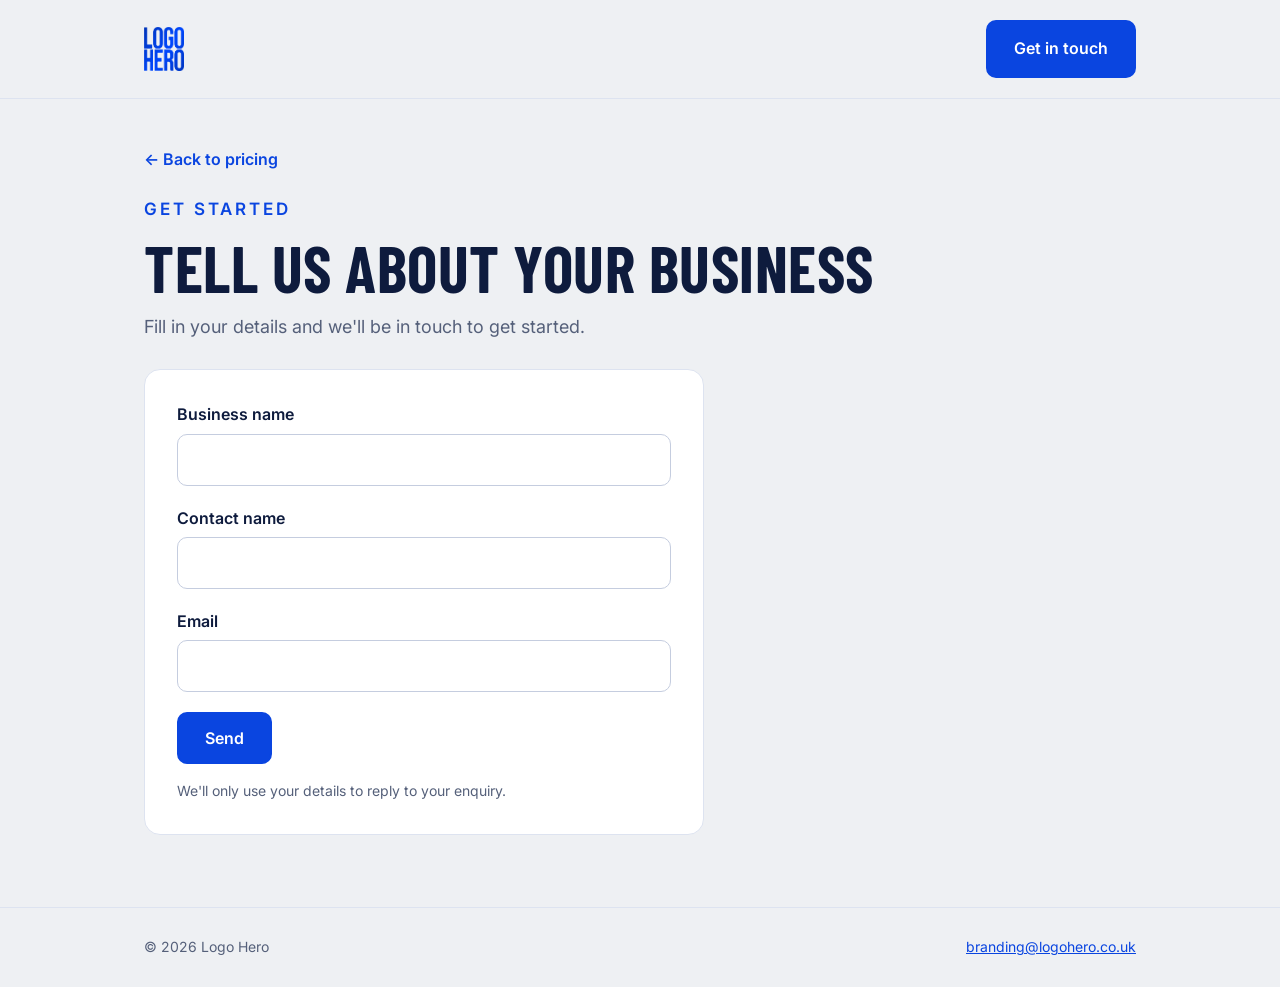
<file: logo+order.html>
<!doctype html>
<html lang="en-GB">
<head>
<meta charset="utf-8">
<meta name="viewport" content="width=device-width, initial-scale=1">
<title>Get started | Logo Hero</title>
<meta name="robots" content="noindex">
<link rel="icon" href="LOGO%20HERO.png">
<link rel="preconnect" href="https://fonts.googleapis.com">
<link rel="preconnect" href="https://fonts.gstatic.com" crossorigin>
<link href="https://fonts.googleapis.com/css2?family=Barlow+Condensed:wght@600;700&family=Inter:wght@400;500;600&display=swap" rel="stylesheet">
<style>
  :root {
    --blue: #0A45E0;
    --blue-dark: #0A2A8F;
    --ink: #0E1B3D;
    --muted: #55607A;
    --line: #DDE3F0;
    --soft: #F3F6FC;
    --bg: #EEF0F3;
    --error: #B3261E;
  }
  * { box-sizing: border-box; }
  body {
    margin: 0;
    font-family: Inter, -apple-system, BlinkMacSystemFont, "Segoe UI", Helvetica, Arial, sans-serif;
    color: var(--ink);
    background: var(--bg);
    line-height: 1.6;
  }
  .wrap { max-width: 1040px; margin: 0 auto; padding: 0 24px; }
  h1, h2 { font-family: "Barlow Condensed", Inter, sans-serif; line-height: 1.02; margin: 0; letter-spacing: 0.5px; text-transform: uppercase; }
  a { color: var(--blue); }

  header { padding: 20px 0; border-bottom: 1px solid var(--line); }
  header .wrap { display: flex; align-items: center; justify-content: space-between; gap: 16px; }
  header img { height: 44px; width: auto; display: block; }
  .btn {
    display: inline-block;
    background: var(--blue);
    color: #fff;
    text-decoration: none;
    font-weight: 600;
    font-size: 16px;
    font-family: inherit;
    padding: 14px 26px;
    border-radius: 10px;
    border: 2px solid var(--blue);
    cursor: pointer;
    transition: background .15s, transform .15s;
  }
  .btn:hover { background: var(--blue-dark); border-color: var(--blue-dark); transform: translateY(-1px); }
  .btn:disabled { opacity: .6; cursor: default; transform: none; }

  main { padding: 48px 0 72px; }
  .back { display: inline-block; margin-bottom: 24px; font-weight: 600; text-decoration: none; }
  .back:hover { text-decoration: underline; }
  .eyebrow { font-size: 17px; font-weight: 600; letter-spacing: 3px; text-transform: uppercase; color: var(--blue); margin-bottom: 12px; }
  h1 { font-size: clamp(40px, 6vw, 64px); margin-bottom: 12px; }
  .lead { color: var(--muted); font-size: 18px; margin: 0 0 28px; max-width: 34em; }

  .card { background: #fff; border: 1px solid var(--line); border-radius: 16px; padding: 32px; max-width: 560px; }
  .package { display: none; background: var(--soft); border: 1px solid var(--line); border-radius: 10px; padding: 12px 16px; margin-bottom: 24px; font-weight: 600; }
  .package.show { display: block; }
  .package span { color: var(--blue); }
  .field { margin-bottom: 20px; }
  label { display: block; font-weight: 600; margin-bottom: 6px; }
  input[type="text"], input[type="email"] {
    width: 100%;
    font: inherit;
    padding: 12px 14px;
    border: 1.5px solid #C5CDDF;
    border-radius: 10px;
    background: #fff;
    color: var(--ink);
  }
  input:focus { outline: 3px solid rgba(10, 69, 224, .25); border-color: var(--blue); }
  .hp { position: absolute; left: -9999px; width: 1px; height: 1px; overflow: hidden; }
  .fine { color: var(--muted); font-size: 14px; margin: 16px 0 0; }
  .status { margin-top: 16px; font-weight: 600; }
  .status.error { color: var(--error); }
  .success { display: none; }
  .success.show { display: block; }
  .success h2 { font-size: 36px; margin-bottom: 8px; color: var(--blue); }
  .success p { color: var(--muted); margin: 0; }

  footer { border-top: 1px solid var(--line); padding: 28px 0; color: var(--muted); font-size: 14px; }
  footer .wrap { display: flex; flex-wrap: wrap; justify-content: space-between; gap: 12px; }

  @media (max-width: 760px) {
    main { padding: 32px 0 48px; }
    .card { padding: 22px; }
    header img { height: 36px; }
  }
</style>
</head>
<body>

<header>
  <div class="wrap">
    <a href="index.html"><img src="LOGO%20HERO.png" alt="Logo Hero"></a>
    <a class="btn" href="mailto:branding@logohero.co.uk?subject=Logo%20Hero%20enquiry">Get in touch</a>
  </div>
</header>

<main>
  <div class="wrap">
    <a class="back" href="index.html#pricing">&larr; Back to pricing</a>
    <div class="eyebrow">Get started</div>
    <h1>Tell us about your business</h1>
    <p class="lead">Fill in your details and we'll be in touch to get started.</p>

    <div class="card">
      <div class="package" id="package">Your choice: <span id="package-name"></span></div>

      <form id="order-form" action="https://formspree.io/f/mljgygzg" method="POST">
        <input type="hidden" name="package" id="package-field" value="Not specified">

        <div class="field">
          <label for="business">Business name</label>
          <input type="text" id="business" name="business_name" autocomplete="organization" required>
        </div>

        <div class="field">
          <label for="contact">Contact name</label>
          <input type="text" id="contact" name="contact_name" autocomplete="name" required>
        </div>

        <div class="field">
          <label for="email">Email</label>
          <input type="email" id="email" name="email" autocomplete="email" required>
        </div>

        <!-- Spam trap: real people never see or fill this in -->
        <div class="hp" aria-hidden="true">
          <label for="website">Leave this empty</label>
          <input type="text" id="website" name="_gotcha" tabindex="-1" autocomplete="off">
        </div>

        <button class="btn" type="submit" id="submit">Send</button>
        <div class="status" id="status" role="status" aria-live="polite"></div>
        <p class="fine">We'll only use your details to reply to your enquiry.</p>
      </form>

      <div class="success" id="success" role="status" aria-live="polite">
        <h2>Thank you</h2>
        <p>We've got your details and will be in touch shortly.</p>
      </div>
    </div>
  </div>
</main>

<footer>
  <div class="wrap">
    <div>© <span id="y">2026</span> Logo Hero</div>
    <div><a href="mailto:branding@logohero.co.uk">branding@logohero.co.uk</a></div>
  </div>
</footer>

<script>
document.getElementById('y').textContent = new Date().getFullYear();

// Show which package was chosen (from the link on the pricing page)
const packages = {
  'logo': 'Logo (£150)',
  'logo-plus': 'Logo+ (£225)'
};
const chosen = packages[new URLSearchParams(location.search).get('package')];
if (chosen) {
  document.getElementById('package-name').textContent = chosen;
  document.getElementById('package').classList.add('show');
  document.getElementById('package-field').value = chosen;
}

// Send the form without leaving the page
const form = document.getElementById('order-form');
const statusEl = document.getElementById('status');
const submitBtn = document.getElementById('submit');
form.addEventListener('submit', async (e) => {
  e.preventDefault();
  statusEl.textContent = '';
  statusEl.className = 'status';
  submitBtn.disabled = true;
  submitBtn.textContent = 'Sending...';
  try {
    const res = await fetch(form.action, {
      method: 'POST',
      body: new FormData(form),
      headers: { 'Accept': 'application/json' }
    });
    if (res.ok) {
      form.style.display = 'none';
      document.getElementById('package').classList.remove('show');
      document.getElementById('success').classList.add('show');
    } else {
      throw new Error('Request failed');
    }
  } catch (err) {
    statusEl.textContent = 'Sorry, that didn\'t send. Please try again, or email branding@logohero.co.uk.';
    statusEl.className = 'status error';
    submitBtn.disabled = false;
    submitBtn.textContent = 'Send';
  }
});
</script>
</body>
</html>
</file>
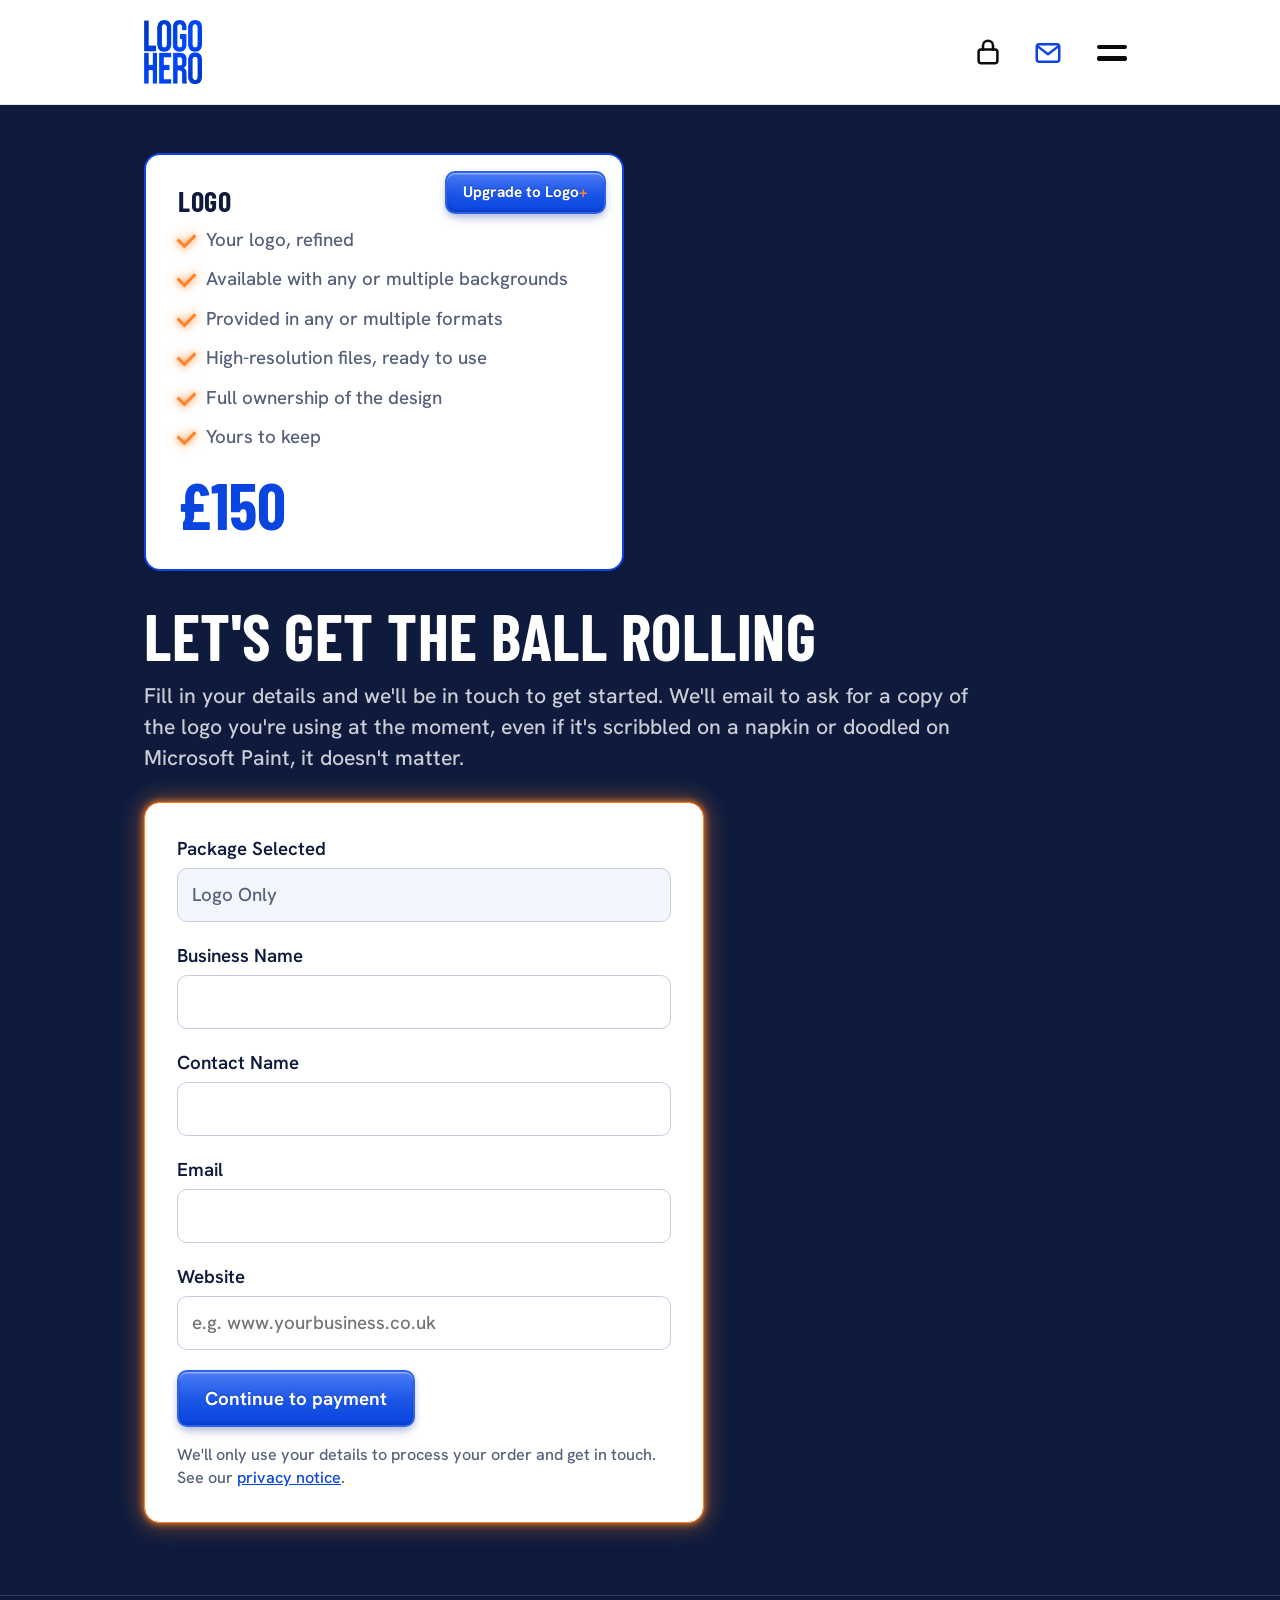
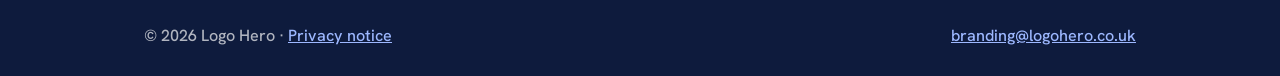
<file: logo-order.html>
<!doctype html>
<html lang="en-GB">
<head>
<meta charset="utf-8">
<meta name="viewport" content="width=device-width, initial-scale=1">
<title>Get started | Logo Hero</title>
<meta name="robots" content="noindex">
<link rel="icon" href="LOGO%20HERO.png">
<link rel="preconnect" href="https://fonts.googleapis.com">
<link rel="preconnect" href="https://fonts.gstatic.com" crossorigin>
<link href="https://fonts.googleapis.com/css2?family=Barlow+Condensed:wght@600;700&family=Hanken+Grotesk:wght@400;500;600;700;800&display=swap" rel="stylesheet">
<script src="https://js.stripe.com/endive/stripe.js"></script>
<style>
  :root {
    --blue: #0A45E0;
    --orange: #FF8226;
    --blue-dark: #0A2A8F;
    --ink: #0E1B3D;
    --muted: #55607A;
    --line: #DDE3F0;
    --soft: #F3F6FC;
    --bg: #EEF0F3;
    --error: #B3261E;
  }
  html { -webkit-tap-highlight-color: transparent; }
  * { box-sizing: border-box; }
  body {
    margin: 0;
    font-family: "Hanken Grotesk", -apple-system, BlinkMacSystemFont, "Segoe UI", Helvetica, Arial, sans-serif;
    font-size: 22px;
    font-weight: 500;
    color: var(--ink);
    background: var(--bg);
    line-height: 1.25;
  }
  .wrap { max-width: 1040px; margin: 0 auto; padding: 0 24px; }
  h1, h2, h3 { font-family: "Barlow Condensed", "Hanken Grotesk", sans-serif; line-height: 1.02; margin: 0; letter-spacing: 0.5px; text-transform: uppercase; }
  a { color: var(--blue); }

  header { padding: 20px 0; border-bottom: 1px solid var(--line); }
  header .wrap { display: flex; align-items: center; justify-content: space-between; gap: 16px; }
  header img { height: 64px; width: auto; display: block; }
  .btn {
    display: inline-block;
    background: var(--blue);
    color: #fff;
    text-decoration: none;
    font-weight: 700;
    font-size: 22px;
    font-family: inherit;
    padding: 14px 26px;
    border-radius: 10px;
    border: 2px solid var(--blue);
    cursor: pointer;
    transition: background .15s, transform .15s;
  }
  .btn:hover { background: var(--blue-dark); border-color: var(--blue-dark); transform: translateY(-1px); }
  .btn:disabled { opacity: .6; cursor: default; transform: none; }

  main { padding: 48px 0 72px; }
  .back { display: inline-block; margin-bottom: 24px; font-weight: 600; text-decoration: none; }
  .back:hover { text-decoration: underline; }
  .eyebrow { font-size: 17px; font-weight: 600; letter-spacing: 3px; text-transform: uppercase; color: var(--blue); margin-bottom: 12px; }
  h1 { font-size: clamp(40px, 6vw, 64px); margin-bottom: 12px; }
  h1 { transition: font-size 1.5s ease, opacity 1.5s ease; }
  h1.done { font-size: clamp(30px, 4.4vw, 46px); opacity: .5; }
  .lead { color: var(--muted); font-size: 25px; margin: 0 0 28px; max-width: 34em; }
  .lead { transition: font-size 1.5s ease, opacity .5s ease; }
  .lead.done { font-size: 18px; opacity: .5; }

  .price { position: relative; border: 2px solid var(--blue); box-shadow: 0 14px 32px rgba(14, 27, 61, .22), 0 3px 8px rgba(14, 27, 61, .16); border-radius: 16px; padding: 32px; background: #fff; max-width: 480px; margin-bottom: 32px; }
  .price .upgrade { position: absolute; top: 16px; right: 16px; font-size: 18px; font-style: italic; padding: 6px 12px; border-radius: 8px; background: transparent; color: var(--blue); }
  .price .upgrade:hover { background: var(--soft); color: var(--blue-dark); }
  .price h3 { font-size: 28px; margin-bottom: 4px; }
  .price .amount { font-family: "Barlow Condensed", sans-serif; font-weight: 700; font-size: 64px; color: var(--blue); line-height: 1; margin: 16px 0 0; }
  .price ul { list-style: none; padding: 0; margin: 0; color: var(--muted); }
  .price li { padding: 6px 0 6px 28px; position: relative; }
  .price li::before { content: ""; position: absolute; left: 0; top: 13px; width: 14px; height: 8px; border-left: 3px solid var(--orange); border-bottom: 3px solid var(--orange); transform: rotate(-45deg); filter: drop-shadow(0 0 3px rgba(255, 130, 38, .8)) drop-shadow(0 0 6px rgba(255, 130, 38, .45)); }

  .card { background: #fff; border: 1px solid var(--line); border-radius: 16px; padding: 32px; max-width: 560px; }
  .package { display: none; background: var(--soft); border: 1px solid var(--line); border-radius: 12px; padding: 18px 20px; margin-bottom: 24px; }
  .package.show { display: block; }
  .package-head { font-weight: 600; }
  .package-head span { color: var(--blue); }
  .package ul { list-style: none; padding: 0; margin: 12px 0 0; color: var(--muted); }
  .package li { padding: 4px 0 4px 28px; position: relative; }
  .package li::before { content: ""; position: absolute; left: 0; top: 11px; width: 14px; height: 8px; border-left: 3px solid var(--orange); border-bottom: 3px solid var(--orange); transform: rotate(-45deg); filter: drop-shadow(0 0 3px rgba(255, 130, 38, .8)) drop-shadow(0 0 6px rgba(255, 130, 38, .45)); }
  .field { margin-bottom: 20px; }
  label { display: block; font-weight: 600; margin-bottom: 6px; }
  input[type="text"], input[type="email"] {
    width: 100%;
    font: inherit;
    padding: 12px 14px;
    border: 1.5px solid #C5CDDF;
    border-radius: 10px;
    background: #fff;
    color: var(--ink);
  }
  input:focus { outline: 3px solid rgba(10, 69, 224, .25); border-color: var(--blue); }
  input[readonly] { background: var(--soft); color: var(--muted); cursor: not-allowed; }
  input[readonly]:focus { outline: none; border-color: #C5CDDF; }
  .hp { position: absolute; left: -9999px; width: 1px; height: 1px; overflow: hidden; }
  .fine { color: var(--muted); font-size: 19px; margin: 16px 0 0; }
  .status { margin-top: 16px; font-weight: 600; }
  .status.error { color: var(--error); }
  .success { display: none; }
  .success.show { display: block; }
  .success h2 { font-size: 36px; margin-bottom: 8px; color: var(--blue); }
  .success p { color: var(--muted); margin: 0; }

  footer { border-top: 1px solid var(--line); padding: 28px 0; color: var(--muted); font-size: 19px; }
  footer .wrap { display: flex; flex-wrap: wrap; justify-content: space-between; gap: 12px; }

  .linkbtn { font: inherit; font-weight: 700; background: none; border: 0; padding: 0; color: var(--blue); text-decoration: underline; cursor: pointer; }
  .pay-title { font-size: 32px; margin: 8px 0 14px; }
  #checkout-form { min-height: 120px; }
  [hidden] { display: none !important; }

  /* ---------- Menu button (two lines) + pop-up menu (same as home page) ---------- */
  .menu-wrap { position: relative; display: flex; align-items: center; }
  .menu-btn {
    box-sizing: border-box;
    width: 48px; height: 48px;
    margin: 0;
    display: inline-flex; flex-direction: column; align-items: center; justify-content: center;
    gap: 7px; padding: 0;
    border: 2px solid var(--line); border-radius: 10px;
    background: #fff; cursor: pointer;
    transition: border-color .15s, background .15s;
  }
  .menu-btn:hover { border-color: var(--blue); background: var(--soft); }
  .menu-btn:focus-visible { outline: 3px solid rgba(10, 69, 224, .35); outline-offset: 3px; }
  .menu-btn span {
    display: block;
    width: 22px;
    height: 3px;
    border-radius: 2px;
    background: var(--ink);
    transition: transform .2s ease, opacity .2s ease, background .2s ease;
  }
  /* The open-menu cross changes to Logo Hero blue. */
  .menu-btn[aria-expanded="true"] span { background: var(--blue); }
  .menu-btn[aria-expanded="true"] span:nth-child(1) { transform: translateY(5px) rotate(45deg); }
  .menu-btn[aria-expanded="true"] span:nth-child(2) { opacity: 1; transform: translateY(-5px) rotate(-45deg); }
  .menu-panel {
    position: absolute; right: 0; top: calc(100% + 14px);
    z-index: 40;
    width: 300px; max-width: calc(100vw - 48px);
    background: #fff; border: 1px solid var(--line); border-radius: 14px;
    box-shadow: 0 14px 34px rgba(14, 27, 61, .18);
    padding: 8px;
    opacity: 0; visibility: hidden; transform: translateY(-6px);
    transition: opacity .18s ease, transform .18s ease, visibility 0s linear .18s;
  }
  .menu-panel.open { opacity: 1; visibility: visible; transform: none; transition-delay: 0s; }
  .menu-group { padding: 4px 0; }
  .menu-group + .menu-group { border-top: 1px solid var(--line); }
  .menu-panel a {
    display: block; padding: 12px 14px; border-radius: 8px;
    color: var(--ink); text-decoration: none; font-size: 22px; font-weight: 700;
  }
  .menu-panel a:hover, .menu-panel a:focus-visible { background: var(--soft); color: var(--blue); outline: none; }
  @media (prefers-reduced-motion: reduce) { .menu-panel, .menu-btn span { transition: none; } }

  /* ---------- Banner buttons: same three as the home page (login, get in touch, menu), lit from above ---------- */
  .header-actions { --ctl-h: 48px; display: flex; align-items: center; gap: 12px; }
  .header-actions .login-btn.icon-btn,
  .header-actions .btn.icon-btn,
  .header-actions .menu-btn {
    box-sizing: border-box;
    width: var(--ctl-h); height: var(--ctl-h);
    margin: 0; padding: 0;
    display: inline-flex; align-items: center; justify-content: center;
    flex: 0 0 auto;
    border: 2px solid #CBD3E6; border-radius: 10px;
    color: var(--ink); text-decoration: none; cursor: pointer;
    background-color: #F6F8FD;
    background-image: linear-gradient(180deg, #FFFFFF 0%, #F6F8FD 55%, #E6EBF6 100%);
    box-shadow:
      inset 0 1.5px 0 rgba(255, 255, 255, .95),
      inset 0 -2px 3px rgba(14, 27, 61, .10),
      0 1px 0 rgba(255, 255, 255, .8),
      0 3px 6px rgba(14, 27, 61, .16),
      0 8px 14px -6px rgba(14, 27, 61, .18);
    transition: border-color .15s, background .15s, transform .15s, box-shadow .15s;
  }
  .header-actions .icon-btn svg { width: 22px; height: 22px; display: block; flex: 0 0 auto; }
  .header-actions .login-btn.icon-btn svg { filter: drop-shadow(0 1px 0 rgba(255, 255, 255, .9)); }
  .header-actions .login-btn.icon-btn:hover,
  .header-actions .menu-btn:hover {
    color: var(--ink);
    background-color: #EEF2FB;
    background-image: linear-gradient(180deg, #FFFFFF 0%, #EEF2FB 55%, #DCE4F5 100%);
    border-color: var(--blue);
  }
  .header-actions .login-btn.icon-btn:hover, .header-actions .btn.icon-btn:hover { transform: translateY(-1px); }
  .header-actions .login-btn.icon-btn:focus-visible,
  .header-actions .btn.icon-btn:focus-visible { outline: 3px solid rgba(10, 69, 224, .35); outline-offset: 3px; }
  .header-actions .btn.icon-btn {
    color: #fff;
    background-color: #1A55E6;
    background-image: linear-gradient(180deg, #4B7BF5 0%, #1A55E6 55%, #0A45E0 100%);
    border-color: #2F63E8;
    box-shadow:
      inset 0 1.5px 0 rgba(255, 255, 255, .4),
      inset 0 -2px 3px rgba(5, 20, 80, .18),
      0 3px 6px rgba(10, 42, 143, .20),
      0 8px 14px -6px rgba(10, 42, 143, .22);
  }
  .header-actions .btn.icon-btn:hover {
    color: #fff;
    background-color: #0F4BDB;
    background-image: linear-gradient(180deg, #3F70EE 0%, #0F4BDB 55%, #0A3CC4 100%);
    border-color: #2457DD;
  }
  .header-actions .btn.icon-btn svg { filter: drop-shadow(0 -1px 0 rgba(5, 20, 80, .45)); }
  .header-actions .login-btn.icon-btn:active,
  .header-actions .btn.icon-btn:active,
  .header-actions .menu-btn:active,
  .header-actions .menu-btn[aria-expanded="true"] {
    transform: translateY(1px);
    box-shadow:
      inset 0 2px 4px rgba(14, 27, 61, .22),
      inset 0 -1px 0 rgba(255, 255, 255, .7),
      0 1px 2px rgba(14, 27, 61, .12);
  }
  .header-actions .btn.icon-btn:active {
    box-shadow:
      inset 0 2px 4px rgba(5, 20, 80, .5),
      inset 0 -1px 0 rgba(255, 255, 255, .25),
      0 1px 2px rgba(10, 42, 143, .2);
  }
  /* Menu icon: bottom line a touch thicker so both look the same weight; clean cross when open. */
  .header-actions .menu-btn { flex-direction: column; gap: 7px; }
  .header-actions .menu-btn span {
    width: 22px; box-shadow: none; filter: none;
    transition: transform .2s ease, opacity .2s ease, background .2s ease, height .2s ease;
  }
  .header-actions .menu-btn span:nth-child(1) { height: 3px; }
  .header-actions .menu-btn span:nth-child(2) { height: 4px; }
  .header-actions .menu-btn[aria-expanded="true"] span { height: 3px; }
  .header-actions .menu-btn[aria-expanded="true"] span:nth-child(1) { transform: translateY(5px) rotate(45deg); }
  .header-actions .menu-btn[aria-expanded="true"] span:nth-child(2) { opacity: 1; transform: translateY(-5px) rotate(-45deg); }
  @media (max-width: 760px) {
    .header-actions { --ctl-h: 40px; gap: 5px; }
    header .wrap { gap: 8px; }
    .header-actions .icon-btn svg { width: 20px; height: 20px; }
    .header-actions .menu-btn { gap: 5px; }
    .header-actions .menu-btn span { width: 20px; }
    .header-actions .menu-btn[aria-expanded="true"] span:nth-child(1) { transform: translateY(4px) rotate(45deg); }
    .header-actions .menu-btn[aria-expanded="true"] span:nth-child(2) { transform: translateY(-4px) rotate(-45deg); }
  }
  @media (prefers-reduced-motion: reduce) { .header-actions .menu-btn span { transition: none; } }

  @media (max-width: 760px) {
    main { padding: 32px 0 48px; }
    .card { padding: 22px; }
    .price { padding: 24px; }
    header img { height: 52px; }
    .menu-btn { width: 40px; height: 40px; gap: 6px; }
    .menu-btn span { width: 20px; }
    .menu-btn[aria-expanded="true"] span:nth-child(1) { transform: translateY(4.5px) rotate(45deg); }
    .menu-btn[aria-expanded="true"] span:nth-child(2) { opacity: 1; transform: translateY(-4.5px) rotate(-45deg); }
    .menu-panel a { font-size: 21px; }
  }

  /* ---------- Dark blue page, matching the customer login page ---------- */
  :root { --bg: #0E1B3D; }
  header { background: #fff; }   /* stays white so the cobalt logo reads */
  .back { color: #9DB8FF; }
  .eyebrow { color: #9DB8FF; }
  h1 { color: #fff; }
  .lead { color: rgba(255, 255, 255, .78); }
  footer { color: rgba(255, 255, 255, .68); border-top-color: rgba(255, 255, 255, .14); }
  footer a { color: #9DB8FF; }

  /* Contact form card: orange border, glow on the outside only. */
  .card { border: 1px solid #FF8226; box-shadow: 0 0 6px 1px rgba(255, 130, 38, .8), 0 0 22px 4px rgba(255, 130, 38, .4); }

  /* Upgrade / switch and Continue to payment: royal blue, 3D, lit from the top
     (same recipe as the Get in touch button in the banner). */
  .price .upgrade, #submit {
    color: #fff;
    background-color: #1A55E6;
    background-image: linear-gradient(180deg, #4B7BF5 0%, #1A55E6 55%, #0A45E0 100%);
    border: 2px solid #2F63E8;
    text-shadow: 0 -1px 0 rgba(5, 20, 80, .45);
    box-shadow:
      inset 0 1.5px 0 rgba(255, 255, 255, .4),
      inset 0 -2px 3px rgba(5, 20, 80, .18),
      0 3px 6px rgba(10, 42, 143, .20),
      0 8px 14px -6px rgba(10, 42, 143, .22);
    transition: border-color .15s, background .15s, transform .15s, box-shadow .15s;
  }
  .price .upgrade { font-style: normal; padding: 8px 16px; border-radius: 10px; }
  .price .upgrade:hover, #submit:hover {
    color: #fff;
    background-color: #0F4BDB;
    background-image: linear-gradient(180deg, #3F70EE 0%, #0F4BDB 55%, #0A3CC4 100%);
    border-color: #2457DD;
    transform: translateY(-1px);
  }
  .price .upgrade:active, #submit:active {
    transform: translateY(1px);
    box-shadow:
      inset 0 2px 4px rgba(5, 20, 80, .5),
      inset 0 -1px 0 rgba(255, 255, 255, .25),
      0 1px 2px rgba(10, 42, 143, .2);
  }
  #submit:disabled, #submit:disabled:hover, #submit:disabled:active { transform: none; background-image: linear-gradient(180deg, #4B7BF5 0%, #1A55E6 55%, #0A45E0 100%); border-color: #2F63E8; }

  .price .upgrade .plus { color: var(--orange); text-shadow: none; }

  /* Banner sized exactly like the home page banner. */
  .menu-wrap { margin-left: 4px; }
  @media (max-width: 760px) {
    header { padding: 14px 0; }
    header .wrap { gap: 8px; padding: 0 16px; }
    header img { height: 42px; }
    .menu-wrap { margin-left: 0; }
  }
</style>
<link rel="stylesheet" href="/menu-anim.css">
<link rel="stylesheet" href="/banner-icons.css">
<script src="/menu-anim.js" defer></script>
<link rel="stylesheet" href="/fonts.css">
</head>
<body>

<header>
  <div class="wrap">
    <a href="/"><img src="/LOGO%20HERO.png" alt="Logo Hero"></a>
    <div class="header-actions">
    <a class="login-btn icon-btn" href="/client-login" aria-label="Customer login area" title="Customer login">
      <svg viewBox="0 0 24 24" fill="none" aria-hidden="true" focusable="false">
        <rect x="4.5" y="10" width="15" height="11" rx="2" stroke="currentColor" stroke-width="2"/>
        <path d="M8 10V7a4 4 0 0 1 8 0v3" stroke="currentColor" stroke-width="2" stroke-linecap="round"/>
      </svg>
    </a>
    <a class="btn icon-btn" href="/contact" aria-label="Get in touch" title="Get in touch">
      <svg viewBox="0 0 24 24" fill="none" aria-hidden="true" focusable="false">
        <rect x="3" y="5" width="18" height="14" rx="2" stroke="currentColor" stroke-width="2" stroke-linejoin="round"/>
        <path d="M3.5 6.5l8.5 6.5 8.5-6.5" stroke="currentColor" stroke-width="2" stroke-linecap="round" stroke-linejoin="round"/>
      </svg>
    </a>
    <div class="menu-wrap">
      <button class="menu-btn" id="menu-btn" type="button" aria-label="Open menu" aria-expanded="false" aria-controls="menu-panel">
        <span></span><span></span>
      </button>
      <nav class="menu-panel" id="menu-panel" aria-label="Site menu">
        <div class="menu-group">
          <a href="/#top">Home</a>
          <a href="/#examples">Before/After Examples</a>
          <a href="/#how">Process</a>
          <a href="/#pricing">Pricing</a>
        </div>
        <div class="menu-group"><a href="/contact">Contact</a></div>
          <div class="menu-group"><a href="/client-login">Customer Area</a></div>
      </nav>
    </div>
    </div>
  </div>
</header>

<main>
  <div class="wrap">
    <div class="price">
      <a class="btn upgrade" href="/logoplusorder">Upgrade to Logo<span class="plus">+</span></a>
      <h3>Logo</h3>
      <ul>
        <li>Your logo, refined</li>
        <li>Available with any or multiple backgrounds</li>
        <li>Provided in any or multiple formats</li>
        <li>High-resolution files, ready to use</li>
        <li>Full ownership of the design</li>
        <li>Yours to keep</li>
      </ul>
      <div class="amount">£150</div>
    </div>

    <div class="eyebrow"></div>
    <h1>Let's get the ball rolling</h1>
    <p class="lead">Fill in your details and we'll be in touch to get started. 
      We'll email to ask for a copy of the logo you're using at the moment, even if it's scribbled on a napkin or doodled on Microsoft Paint, it doesn't matter.</p>

    <div class="card">
      <div class="package" id="package">
        <div class="package-head">Your choice: <span id="package-name"></span></div>
        <ul id="package-list"></ul>
      </div>

      <form id="order-form" action="https://formspree.io/f/mljgygzg" method="POST">
        <input type="hidden" name="package" id="package-field" value="Not specified">

        <div class="field">
          <label for="package-requested">Package Selected</label>
          <input type="text" id="package-requested" name="package_requested" value="Logo Only" readonly aria-readonly="true">
        </div>

        <div class="field">
          <label for="business">Business Name</label>
          <input type="text" id="business" name="business_name" autocomplete="organization" required>
        </div>

        <div class="field">
          <label for="contact">Contact Name</label>
          <input type="text" id="contact" name="contact_name" autocomplete="name" required>
        </div>

        <div class="field">
          <label for="email">Email</label>
          <input type="email" id="email" name="email" autocomplete="email" required>
        </div>

        <div class="field">
          <label for="business-website">Website</label>
          <input type="text" id="business-website" name="website" inputmode="url" autocomplete="url" placeholder="e.g. www.yourbusiness.co.uk">
        </div>

        <!-- Spam trap: real people never see or fill this in -->
        <div class="hp" aria-hidden="true">
          <label for="website">Leave this empty</label>
          <input type="text" id="website" name="_gotcha" tabindex="-1" autocomplete="off">
        </div>

        <button class="btn" type="submit" id="submit">Continue to payment</button>
        <div class="status" id="status" role="status" aria-live="polite"></div>
        <p class="fine">We'll only use your details to process your order and get in touch. See our <a href="/privacy-notice">privacy notice</a>.</p>
      </form>

      <div id="pay" hidden>
        <h2 class="pay-title">Payment</h2>
        <div id="checkout-form"></div>
        <div class="status error" id="pay-status" role="alert"></div>
        <p class="fine"><button class="linkbtn" type="button" id="change-details">Change my details</button></p>
      </div>

      <div class="success" id="success" role="status" aria-live="polite">
        <h2>Payment received. Thank you!</h2>
        <p>We've got your payment and your details, and will be in touch shortly to get started. A receipt is on its way to your email.</p>
      </div>
    </div>
  </div>
</main>

<footer>
  <div class="wrap">
    <div>© <span id="y">2026</span> Logo Hero · <a href="/privacy-notice">Privacy notice</a></div>
    <div><a href="mailto:branding@logohero.co.uk">branding@logohero.co.uk</a></div>
  </div>
</footer>

<script>
document.getElementById('y').textContent = new Date().getFullYear();

// Show which package was chosen (from the link on the pricing page)
const packages = {
  'logo': {
    label: 'Logo (£150)',
    items: [
      'Your logo, refined',
      'High-resolution files, ready to use',
      'Yours to keep'
    ]
  },
  'logo-plus': {
    label: 'Logo+ (£225)',
    items: [
      'Everything in Logo',
      'Email signatures for up to 10 employees',
      'Covers any new recruits over the next 3 months',
      'LinkedIn banners',
      'Yours to keep'
    ]
  }
};
const chosen = packages[new URLSearchParams(location.search).get('package')];
if (chosen) {
  document.getElementById('package-name').textContent = chosen.label;
  const list = document.getElementById('package-list');
  chosen.items.forEach((text) => {
    const li = document.createElement('li');
    li.textContent = text;
    list.appendChild(li);
  });
  document.getElementById('package').classList.add('show');
  document.getElementById('package-field').value = chosen.label;
}

// ---- Order flow: details (Formspree) -> payment (Stripe embedded form via Cloudflare Worker) ----
const WORKER_URL = 'https://logohero-checkout.branding-966.workers.dev/';
const PUBLISHABLE_KEY = 'pk_live_51UVU2wB8ftWaq73yRHBtWZHTdhrSX6aKOrxFCrSpqEbAzpyncDcdTyDvicbFhWtlX7V30gHpPLaSjZyPOcL67Q8z00UsZMMHcJ';
const PLAN = 'logo';   // 'logo' or 'logoplus', price is set server-side

const form = document.getElementById('order-form');
const statusEl = document.getElementById('status');
const submitBtn = document.getElementById('submit');
const payBox = document.getElementById('pay');
const payStatus = document.getElementById('pay-status');
const detailFields = ['business', 'contact', 'email', 'business-website'].map((id) => document.getElementById(id));
let stripe = null;
let leadSent = false;   // so a retry doesn't send the same details to Formspree twice

function setLocked(lock) { detailFields.forEach((f) => { f.readOnly = lock; }); }

function showPaid() {
  form.style.display = 'none';
  payBox.hidden = true;
  document.getElementById('package').classList.remove('show');
  document.querySelector('.lead').classList.add('done');   // shrink and fade the intro text
  document.querySelector('h1').classList.add('done');
  const done = document.getElementById('success');
  done.classList.add('show');
  done.scrollIntoView({ behavior: 'smooth', block: 'center' });
}

async function mountPayment(clientSecret) {
  stripe = stripe || Stripe(PUBLISHABLE_KEY);
  const checkout = stripe.initCheckoutFormSdk({
    clientSecret,
    appearance: { theme: 'flat', variables: { colorPrimary: '#0A45E0' } }
  });
  const paymentForm = checkout.createForm({ layout: 'expanded' });
  paymentForm.mount('#checkout-form');

  const loaded = await checkout.loadActions();
  if (loaded.type !== 'success') {
    payStatus.textContent = 'Sorry, the payment form could not load. Please refresh and try again.';
    return;
  }
  paymentForm.on('confirm', async (event) => {
    payStatus.textContent = '';
    try {
      // 'if_required' keeps card payments on this page; only redirect-based methods leave the site
      const out = await loaded.actions.confirm({ formConfirmEvent: event, redirect: 'if_required' });
      if (out && out.type === 'error') {
        payStatus.textContent = (out.error && out.error.message) || 'Payment did not go through. Please check your details and try again.';
      } else {
        showPaid();
      }
    } catch (err) {
      console.error('Payment confirmation error:', err);
      payStatus.textContent = 'Payment did not go through. Please check your details and try again.';
    }
  });
}

form.addEventListener('submit', async (e) => {
  e.preventDefault();
  statusEl.textContent = '';
  statusEl.className = 'status';
  submitBtn.disabled = true;
  submitBtn.textContent = 'One moment...';
  try {
    // 1. Send the details to Formspree (once per set of details)
    if (!leadSent) {
      const res = await fetch(form.action, {
        method: 'POST',
        body: new FormData(form),
        headers: { 'Accept': 'application/json' }
      });
      if (!res.ok) throw new Error('Details request failed');
      leadSent = true;
    }
    // 2. Ask the Worker to start a payment, then show the card form
    const r = await fetch(WORKER_URL, {
      method: 'POST',
      headers: { 'Content-Type': 'application/json' },
      body: JSON.stringify({
        plan: PLAN,
        name: document.getElementById('contact').value.trim(),
        email: document.getElementById('email').value.trim(),
        business: document.getElementById('business').value.trim()
      })
    });
    const data = await r.json().catch(() => ({}));
    if (!r.ok || !data.client_secret) throw new Error('Payment request failed');

    setLocked(true);
    submitBtn.hidden = true;
    payBox.hidden = false;
    payBox.scrollIntoView({ behavior: 'smooth', block: 'start' });
    await mountPayment(data.client_secret);
  } catch (err) {
    console.error(err);
    payBox.hidden = true;
    setLocked(false);
    submitBtn.hidden = false;
    statusEl.textContent = 'Sorry, something happened. Please try again, or email branding@logohero.co.uk.';
    statusEl.className = 'status error';
    submitBtn.disabled = false;
    submitBtn.textContent = 'Continue to payment';
  }
});

document.getElementById('change-details').addEventListener('click', () => {
  payBox.hidden = true;
  document.getElementById('checkout-form').innerHTML = '';
  payStatus.textContent = '';
  setLocked(false);
  leadSent = false;
  submitBtn.hidden = false;
  submitBtn.disabled = false;
  submitBtn.textContent = 'Continue to payment';
  form.scrollIntoView({ behavior: 'smooth', block: 'center' });
});
</script>
<script>
(function () {
  const btn = document.getElementById('menu-btn');
  const panel = document.getElementById('menu-panel');
  if (!btn || !panel) return;
  function isOpen() { return panel.classList.contains('open'); }
  function setOpen(open) {
    panel.classList.toggle('open', open);
    btn.setAttribute('aria-expanded', open ? 'true' : 'false');
    btn.setAttribute('aria-label', open ? 'Close menu' : 'Open menu');
  }
  btn.addEventListener('click', function (e) { e.stopPropagation(); setOpen(!isOpen()); });
  panel.addEventListener('click', function (e) { if (e.target.closest('a')) setOpen(false); });
  document.addEventListener('click', function (e) { if (isOpen() && !panel.contains(e.target)) setOpen(false); });
  document.addEventListener('keydown', function (e) {
    if (e.key === 'Escape' && isOpen()) { setOpen(false); btn.focus(); }
  });
  window.addEventListener('scroll', function () { if (isOpen()) setOpen(false); }, { passive: true });
})();
</script>
</body>
</html>
</file>
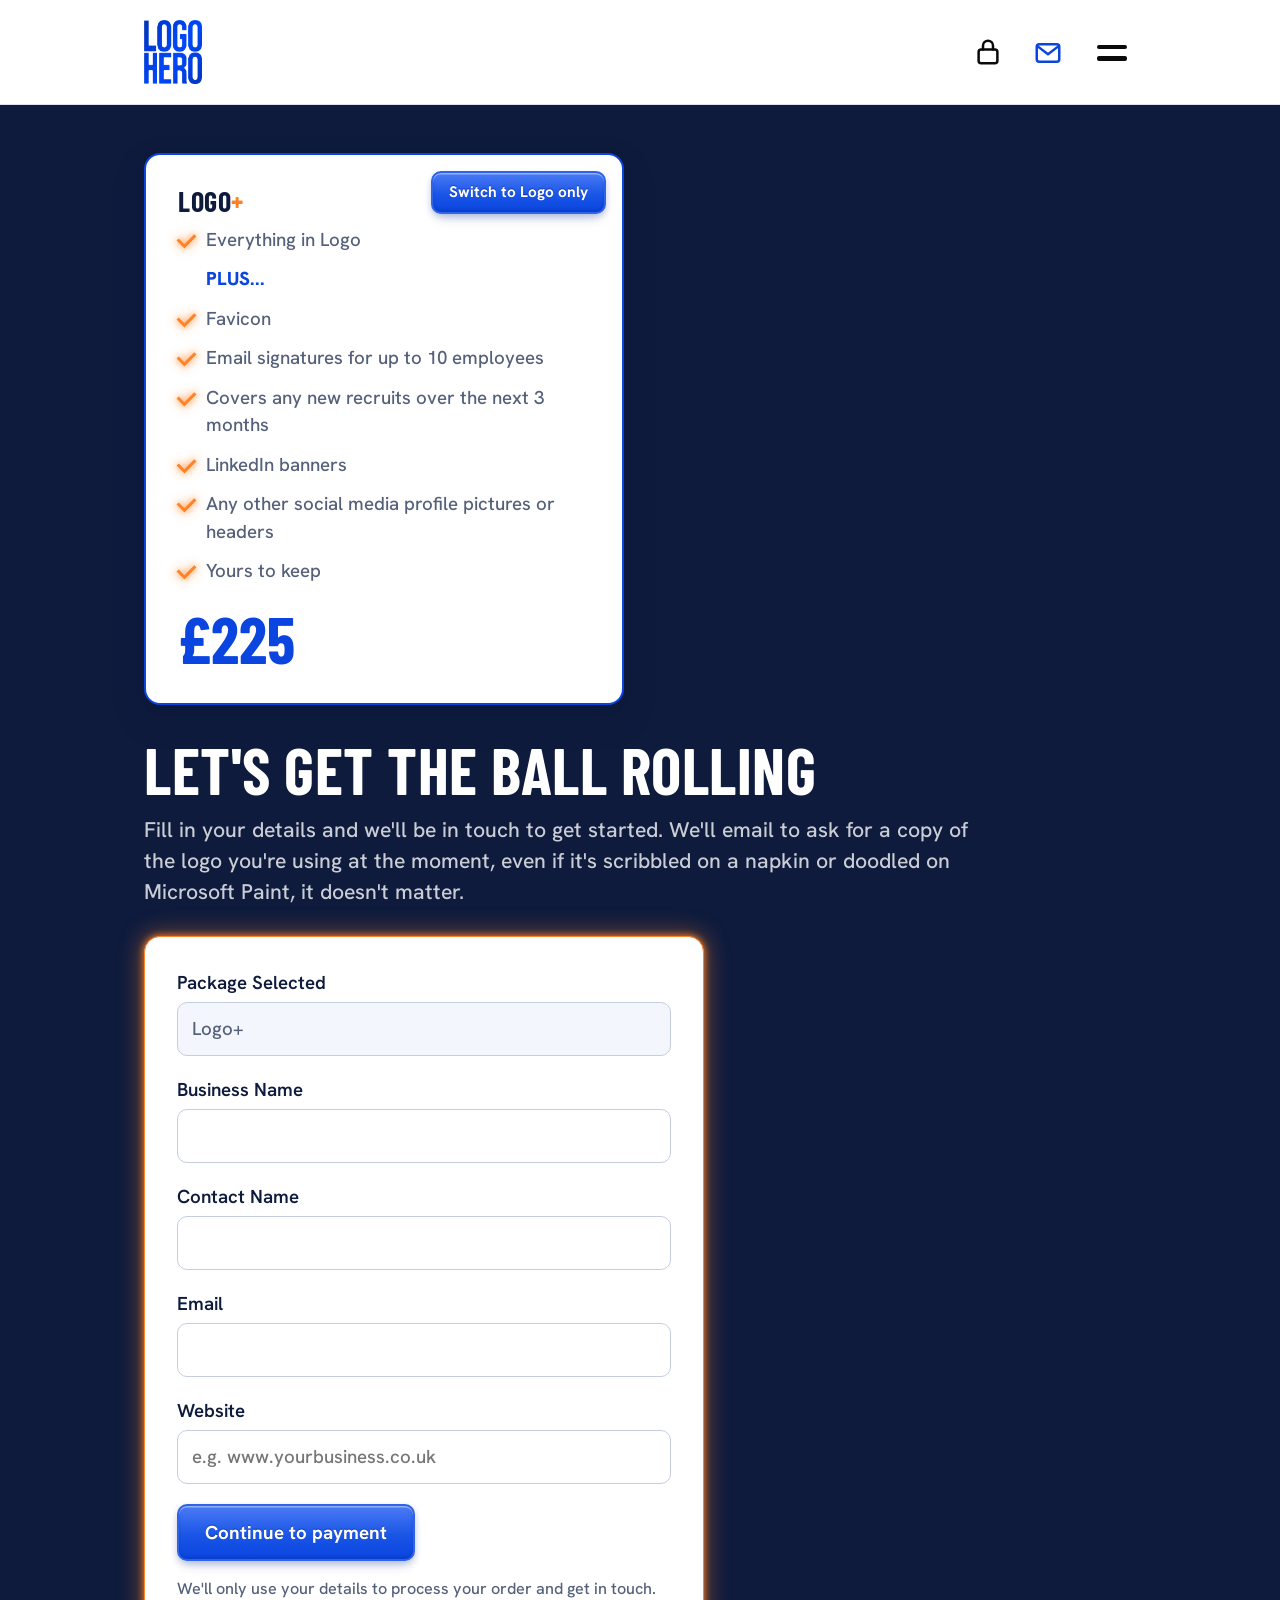
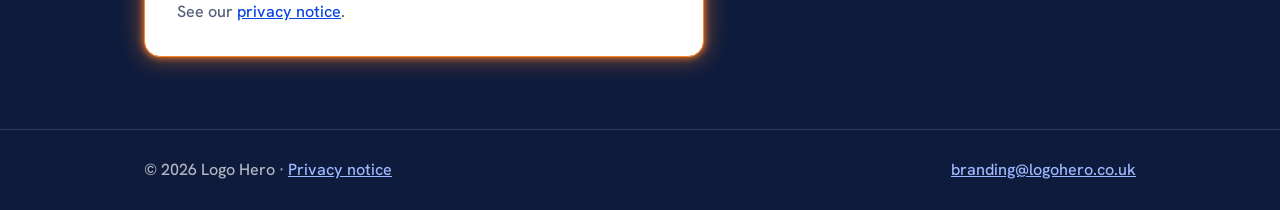
<file: logoplusorder.html>
<!doctype html>
<html lang="en-GB">
<head>
<meta charset="utf-8">
<meta name="viewport" content="width=device-width, initial-scale=1">
<title>Get started | Logo Hero</title>
<meta name="robots" content="noindex">
<link rel="icon" href="LOGO%20HERO.png">
<link rel="preconnect" href="https://fonts.googleapis.com">
<link rel="preconnect" href="https://fonts.gstatic.com" crossorigin>
<link href="https://fonts.googleapis.com/css2?family=Barlow+Condensed:wght@600;700&family=Hanken+Grotesk:wght@400;500;600;700;800&display=swap" rel="stylesheet">
<script src="https://js.stripe.com/endive/stripe.js"></script>
<style>
  :root {
    --blue: #0A45E0;
    --orange: #FF8226;
    --blue-dark: #0A2A8F;
    --ink: #0E1B3D;
    --muted: #55607A;
    --line: #DDE3F0;
    --soft: #F3F6FC;
    --bg: #EEF0F3;
    --error: #B3261E;
  }
  html { -webkit-tap-highlight-color: transparent; }
  * { box-sizing: border-box; }
  body {
    margin: 0;
    font-family: "Hanken Grotesk", -apple-system, BlinkMacSystemFont, "Segoe UI", Helvetica, Arial, sans-serif;
    font-size: 22px;
    font-weight: 500;
    color: var(--ink);
    background: var(--bg);
    line-height: 1.25;
  }
  .wrap { max-width: 1040px; margin: 0 auto; padding: 0 24px; }
  h1, h2, h3 { font-family: "Barlow Condensed", "Hanken Grotesk", sans-serif; line-height: 1.02; margin: 0; letter-spacing: 0.5px; text-transform: uppercase; }
  a { color: var(--blue); }

  header { padding: 20px 0; border-bottom: 1px solid var(--line); }
  header .wrap { display: flex; align-items: center; justify-content: space-between; gap: 16px; }
  header img { height: 64px; width: auto; display: block; }
  .btn {
    display: inline-block;
    background: var(--blue);
    color: #fff;
    text-decoration: none;
    font-weight: 700;
    font-size: 22px;
    font-family: inherit;
    padding: 14px 26px;
    border-radius: 10px;
    border: 2px solid var(--blue);
    cursor: pointer;
    transition: background .15s, transform .15s;
  }
  .btn:hover { background: var(--blue-dark); border-color: var(--blue-dark); transform: translateY(-1px); }
  .btn:disabled { opacity: .6; cursor: default; transform: none; }

  main { padding: 48px 0 72px; }
  .back { display: inline-block; margin-bottom: 24px; font-weight: 600; text-decoration: none; }
  .back:hover { text-decoration: underline; }
  .eyebrow { font-size: 17px; font-weight: 600; letter-spacing: 3px; text-transform: uppercase; color: var(--blue); margin-bottom: 12px; }
  h1 { font-size: clamp(40px, 6vw, 64px); margin-bottom: 12px; }
  h1 { transition: font-size 1.5s ease, opacity 1.5s ease; }
  h1.done { font-size: clamp(30px, 4.4vw, 46px); opacity: .5; }
  .lead { color: var(--muted); font-size: 25px; margin: 0 0 28px; max-width: 34em; }
  .lead { transition: font-size 1.5s ease, opacity .5s ease; }
  .lead.done { font-size: 18px; opacity: .5; }

  .price { position: relative; border: 2px solid var(--blue); box-shadow: 0 14px 32px rgba(14, 27, 61, .22), 0 3px 8px rgba(14, 27, 61, .16); border-radius: 16px; padding: 32px; background: #fff; max-width: 480px; margin-bottom: 32px; }
  .price .upgrade { position: absolute; top: 16px; right: 16px; font-size: 18px; font-style: italic; padding: 6px 12px; border-radius: 8px; background: transparent; color: var(--blue); }
  .price .upgrade:hover { background: var(--soft); color: var(--blue-dark); }
  .price h3 { font-size: 28px; margin-bottom: 4px; }
  .price .amount { font-family: "Barlow Condensed", sans-serif; font-weight: 700; font-size: 64px; color: var(--blue); line-height: 1; margin: 16px 0 0; }
  .price ul { list-style: none; padding: 0; margin: 0; color: var(--muted); }
  .price li { padding: 6px 0 6px 28px; position: relative; }
  .price li::before { content: ""; position: absolute; left: 0; top: 13px; width: 14px; height: 8px; border-left: 3px solid var(--orange); border-bottom: 3px solid var(--orange); transform: rotate(-45deg); filter: drop-shadow(0 0 3px rgba(255, 130, 38, .8)) drop-shadow(0 0 6px rgba(255, 130, 38, .45)); }
  .price li.plus-item { color: var(--blue); font-weight: 800; }
  .price li.plus-item::before { content: none; display: none; }

  .card { background: #fff; border: 1px solid var(--line); border-radius: 16px; padding: 32px; max-width: 560px; }
  .package { display: none; background: var(--soft); border: 1px solid var(--line); border-radius: 12px; padding: 18px 20px; margin-bottom: 24px; }
  .package.show { display: block; }
  .package-head { font-weight: 600; }
  .package-head span { color: var(--blue); }
  .package ul { list-style: none; padding: 0; margin: 12px 0 0; color: var(--muted); }
  .package li { padding: 4px 0 4px 28px; position: relative; }
  .package li::before { content: ""; position: absolute; left: 0; top: 11px; width: 14px; height: 8px; border-left: 3px solid var(--orange); border-bottom: 3px solid var(--orange); transform: rotate(-45deg); filter: drop-shadow(0 0 3px rgba(255, 130, 38, .8)) drop-shadow(0 0 6px rgba(255, 130, 38, .45)); }
  .field { margin-bottom: 20px; }
  label { display: block; font-weight: 600; margin-bottom: 6px; }
  input[type="text"], input[type="email"] {
    width: 100%;
    font: inherit;
    padding: 12px 14px;
    border: 1.5px solid #C5CDDF;
    border-radius: 10px;
    background: #fff;
    color: var(--ink);
  }
  input:focus { outline: 3px solid rgba(10, 69, 224, .25); border-color: var(--blue); }
  input[readonly] { background: var(--soft); color: var(--muted); cursor: not-allowed; }
  input[readonly]:focus { outline: none; border-color: #C5CDDF; }
  .hp { position: absolute; left: -9999px; width: 1px; height: 1px; overflow: hidden; }
  .fine { color: var(--muted); font-size: 19px; margin: 16px 0 0; }
  .status { margin-top: 16px; font-weight: 600; }
  .status.error { color: var(--error); }
  .success { display: none; }
  .success.show { display: block; }
  .success h2 { font-size: 36px; margin-bottom: 8px; color: var(--blue); }
  .success p { color: var(--muted); margin: 0; }

  footer { border-top: 1px solid var(--line); padding: 28px 0; color: var(--muted); font-size: 19px; }
  footer .wrap { display: flex; flex-wrap: wrap; justify-content: space-between; gap: 12px; }

  .linkbtn { font: inherit; font-weight: 700; background: none; border: 0; padding: 0; color: var(--blue); text-decoration: underline; cursor: pointer; }
  .pay-title { font-size: 32px; margin: 8px 0 14px; }
  #checkout-form { min-height: 120px; }
  [hidden] { display: none !important; }

  /* ---------- Menu button (two lines) + pop-up menu (same as home page) ---------- */
  .menu-wrap { position: relative; display: flex; align-items: center; }
  .menu-btn {
    box-sizing: border-box;
    width: 48px; height: 48px;
    margin: 0;
    display: inline-flex; flex-direction: column; align-items: center; justify-content: center;
    gap: 7px; padding: 0;
    border: 2px solid var(--line); border-radius: 10px;
    background: #fff; cursor: pointer;
    transition: border-color .15s, background .15s;
  }
  .menu-btn:hover { border-color: var(--blue); background: var(--soft); }
  .menu-btn:focus-visible { outline: 3px solid rgba(10, 69, 224, .35); outline-offset: 3px; }
  .menu-btn span {
    display: block;
    width: 22px;
    height: 3px;
    border-radius: 2px;
    background: var(--ink);
    transition: transform .2s ease, opacity .2s ease, background .2s ease;
  }
  /* The open-menu cross changes to Logo Hero blue. */
  .menu-btn[aria-expanded="true"] span { background: var(--blue); }
  .menu-btn[aria-expanded="true"] span:nth-child(1) { transform: translateY(5px) rotate(45deg); }
  .menu-btn[aria-expanded="true"] span:nth-child(2) { opacity: 1; transform: translateY(-5px) rotate(-45deg); }
  .menu-panel {
    position: absolute; right: 0; top: calc(100% + 14px);
    z-index: 40;
    width: 300px; max-width: calc(100vw - 48px);
    background: #fff; border: 1px solid var(--line); border-radius: 14px;
    box-shadow: 0 14px 34px rgba(14, 27, 61, .18);
    padding: 8px;
    opacity: 0; visibility: hidden; transform: translateY(-6px);
    transition: opacity .18s ease, transform .18s ease, visibility 0s linear .18s;
  }
  .menu-panel.open { opacity: 1; visibility: visible; transform: none; transition-delay: 0s; }
  .menu-group { padding: 4px 0; }
  .menu-group + .menu-group { border-top: 1px solid var(--line); }
  .menu-panel a {
    display: block; padding: 12px 14px; border-radius: 8px;
    color: var(--ink); text-decoration: none; font-size: 22px; font-weight: 700;
  }
  .menu-panel a:hover, .menu-panel a:focus-visible { background: var(--soft); color: var(--blue); outline: none; }
  @media (prefers-reduced-motion: reduce) { .menu-panel, .menu-btn span { transition: none; } }

  /* ---------- Banner buttons: same three as the home page (login, get in touch, menu), lit from above ---------- */
  .header-actions { --ctl-h: 48px; display: flex; align-items: center; gap: 12px; }
  .header-actions .login-btn.icon-btn,
  .header-actions .btn.icon-btn,
  .header-actions .menu-btn {
    box-sizing: border-box;
    width: var(--ctl-h); height: var(--ctl-h);
    margin: 0; padding: 0;
    display: inline-flex; align-items: center; justify-content: center;
    flex: 0 0 auto;
    border: 2px solid #CBD3E6; border-radius: 10px;
    color: var(--ink); text-decoration: none; cursor: pointer;
    background-color: #F6F8FD;
    background-image: linear-gradient(180deg, #FFFFFF 0%, #F6F8FD 55%, #E6EBF6 100%);
    box-shadow:
      inset 0 1.5px 0 rgba(255, 255, 255, .95),
      inset 0 -2px 3px rgba(14, 27, 61, .10),
      0 1px 0 rgba(255, 255, 255, .8),
      0 3px 6px rgba(14, 27, 61, .16),
      0 8px 14px -6px rgba(14, 27, 61, .18);
    transition: border-color .15s, background .15s, transform .15s, box-shadow .15s;
  }
  .header-actions .icon-btn svg { width: 22px; height: 22px; display: block; flex: 0 0 auto; }
  .header-actions .login-btn.icon-btn svg { filter: drop-shadow(0 1px 0 rgba(255, 255, 255, .9)); }
  .header-actions .login-btn.icon-btn:hover,
  .header-actions .menu-btn:hover {
    color: var(--ink);
    background-color: #EEF2FB;
    background-image: linear-gradient(180deg, #FFFFFF 0%, #EEF2FB 55%, #DCE4F5 100%);
    border-color: var(--blue);
  }
  .header-actions .login-btn.icon-btn:hover, .header-actions .btn.icon-btn:hover { transform: translateY(-1px); }
  .header-actions .login-btn.icon-btn:focus-visible,
  .header-actions .btn.icon-btn:focus-visible { outline: 3px solid rgba(10, 69, 224, .35); outline-offset: 3px; }
  .header-actions .btn.icon-btn {
    color: #fff;
    background-color: #1A55E6;
    background-image: linear-gradient(180deg, #4B7BF5 0%, #1A55E6 55%, #0A45E0 100%);
    border-color: #2F63E8;
    box-shadow:
      inset 0 1.5px 0 rgba(255, 255, 255, .4),
      inset 0 -2px 3px rgba(5, 20, 80, .18),
      0 3px 6px rgba(10, 42, 143, .20),
      0 8px 14px -6px rgba(10, 42, 143, .22);
  }
  .header-actions .btn.icon-btn:hover {
    color: #fff;
    background-color: #0F4BDB;
    background-image: linear-gradient(180deg, #3F70EE 0%, #0F4BDB 55%, #0A3CC4 100%);
    border-color: #2457DD;
  }
  .header-actions .btn.icon-btn svg { filter: drop-shadow(0 -1px 0 rgba(5, 20, 80, .45)); }
  .header-actions .login-btn.icon-btn:active,
  .header-actions .btn.icon-btn:active,
  .header-actions .menu-btn:active,
  .header-actions .menu-btn[aria-expanded="true"] {
    transform: translateY(1px);
    box-shadow:
      inset 0 2px 4px rgba(14, 27, 61, .22),
      inset 0 -1px 0 rgba(255, 255, 255, .7),
      0 1px 2px rgba(14, 27, 61, .12);
  }
  .header-actions .btn.icon-btn:active {
    box-shadow:
      inset 0 2px 4px rgba(5, 20, 80, .5),
      inset 0 -1px 0 rgba(255, 255, 255, .25),
      0 1px 2px rgba(10, 42, 143, .2);
  }
  /* Menu icon: bottom line a touch thicker so both look the same weight; clean cross when open. */
  .header-actions .menu-btn { flex-direction: column; gap: 7px; }
  .header-actions .menu-btn span {
    width: 22px; box-shadow: none; filter: none;
    transition: transform .2s ease, opacity .2s ease, background .2s ease, height .2s ease;
  }
  .header-actions .menu-btn span:nth-child(1) { height: 3px; }
  .header-actions .menu-btn span:nth-child(2) { height: 4px; }
  .header-actions .menu-btn[aria-expanded="true"] span { height: 3px; }
  .header-actions .menu-btn[aria-expanded="true"] span:nth-child(1) { transform: translateY(5px) rotate(45deg); }
  .header-actions .menu-btn[aria-expanded="true"] span:nth-child(2) { opacity: 1; transform: translateY(-5px) rotate(-45deg); }
  @media (max-width: 760px) {
    .header-actions { --ctl-h: 40px; gap: 5px; }
    header .wrap { gap: 8px; }
    .header-actions .icon-btn svg { width: 20px; height: 20px; }
    .header-actions .menu-btn { gap: 5px; }
    .header-actions .menu-btn span { width: 20px; }
    .header-actions .menu-btn[aria-expanded="true"] span:nth-child(1) { transform: translateY(4px) rotate(45deg); }
    .header-actions .menu-btn[aria-expanded="true"] span:nth-child(2) { transform: translateY(-4px) rotate(-45deg); }
  }
  @media (prefers-reduced-motion: reduce) { .header-actions .menu-btn span { transition: none; } }

  @media (max-width: 760px) {
    main { padding: 32px 0 48px; }
    .card { padding: 22px; }
    .price { padding: 24px; }
    header img { height: 52px; }
    .menu-btn { width: 40px; height: 40px; gap: 6px; }
    .menu-btn span { width: 20px; }
    .menu-btn[aria-expanded="true"] span:nth-child(1) { transform: translateY(4.5px) rotate(45deg); }
    .menu-btn[aria-expanded="true"] span:nth-child(2) { opacity: 1; transform: translateY(-4.5px) rotate(-45deg); }
    .menu-panel a { font-size: 21px; }
  }

  /* ---------- Dark blue page, matching the customer login page ---------- */
  :root { --bg: #0E1B3D; }
  header { background: #fff; }   /* stays white so the cobalt logo reads */
  .back { color: #9DB8FF; }
  .eyebrow { color: #9DB8FF; }
  h1 { color: #fff; }
  .lead { color: rgba(255, 255, 255, .78); }
  footer { color: rgba(255, 255, 255, .68); border-top-color: rgba(255, 255, 255, .14); }
  footer a { color: #9DB8FF; }

  /* Contact form card: orange border, glow on the outside only. */
  .card { border: 1px solid #FF8226; box-shadow: 0 0 6px 1px rgba(255, 130, 38, .8), 0 0 22px 4px rgba(255, 130, 38, .4); }

  /* Upgrade / switch and Continue to payment: royal blue, 3D, lit from the top
     (same recipe as the Get in touch button in the banner). */
  .price .upgrade, #submit {
    color: #fff;
    background-color: #1A55E6;
    background-image: linear-gradient(180deg, #4B7BF5 0%, #1A55E6 55%, #0A45E0 100%);
    border: 2px solid #2F63E8;
    text-shadow: 0 -1px 0 rgba(5, 20, 80, .45);
    box-shadow:
      inset 0 1.5px 0 rgba(255, 255, 255, .4),
      inset 0 -2px 3px rgba(5, 20, 80, .18),
      0 3px 6px rgba(10, 42, 143, .20),
      0 8px 14px -6px rgba(10, 42, 143, .22);
    transition: border-color .15s, background .15s, transform .15s, box-shadow .15s;
  }
  .price .upgrade { font-style: normal; padding: 8px 16px; border-radius: 10px; }
  .price .upgrade:hover, #submit:hover {
    color: #fff;
    background-color: #0F4BDB;
    background-image: linear-gradient(180deg, #3F70EE 0%, #0F4BDB 55%, #0A3CC4 100%);
    border-color: #2457DD;
    transform: translateY(-1px);
  }
  .price .upgrade:active, #submit:active {
    transform: translateY(1px);
    box-shadow:
      inset 0 2px 4px rgba(5, 20, 80, .5),
      inset 0 -1px 0 rgba(255, 255, 255, .25),
      0 1px 2px rgba(10, 42, 143, .2);
  }
  #submit:disabled, #submit:disabled:hover, #submit:disabled:active { transform: none; background-image: linear-gradient(180deg, #4B7BF5 0%, #1A55E6 55%, #0A45E0 100%); border-color: #2F63E8; }

  /* Banner sized exactly like the home page banner. */
  .menu-wrap { margin-left: 4px; }
  @media (max-width: 760px) {
    header { padding: 14px 0; }
    header .wrap { gap: 8px; padding: 0 16px; }
    header img { height: 42px; }
    .menu-wrap { margin-left: 0; }
  }
</style>
<link rel="stylesheet" href="/menu-anim.css">
<link rel="stylesheet" href="/banner-icons.css">
<script src="/menu-anim.js" defer></script>
<link rel="stylesheet" href="/fonts.css">
</head>
<body>

<header>
  <div class="wrap">
    <a href="/"><img src="/LOGO%20HERO.png" alt="Logo Hero"></a>
    <div class="header-actions">
    <a class="login-btn icon-btn" href="/client-login" aria-label="Customer login area" title="Customer login">
      <svg viewBox="0 0 24 24" fill="none" aria-hidden="true" focusable="false">
        <rect x="4.5" y="10" width="15" height="11" rx="2" stroke="currentColor" stroke-width="2"/>
        <path d="M8 10V7a4 4 0 0 1 8 0v3" stroke="currentColor" stroke-width="2" stroke-linecap="round"/>
      </svg>
    </a>
    <a class="btn icon-btn" href="/contact" aria-label="Get in touch" title="Get in touch">
      <svg viewBox="0 0 24 24" fill="none" aria-hidden="true" focusable="false">
        <rect x="3" y="5" width="18" height="14" rx="2" stroke="currentColor" stroke-width="2" stroke-linejoin="round"/>
        <path d="M3.5 6.5l8.5 6.5 8.5-6.5" stroke="currentColor" stroke-width="2" stroke-linecap="round" stroke-linejoin="round"/>
      </svg>
    </a>
    <div class="menu-wrap">
      <button class="menu-btn" id="menu-btn" type="button" aria-label="Open menu" aria-expanded="false" aria-controls="menu-panel">
        <span></span><span></span>
      </button>
      <nav class="menu-panel" id="menu-panel" aria-label="Site menu">
        <div class="menu-group">
          <a href="/#top">Home</a>
          <a href="/#examples">Before/After Examples</a>
          <a href="/#how">Process</a>
          <a href="/#pricing">Pricing</a>
        </div>
        <div class="menu-group"><a href="/contact">Contact</a></div>
          <div class="menu-group"><a href="/client-login">Customer Area</a></div>
      </nav>
    </div>
    </div>
  </div>
</header>

<main>
  <div class="wrap">
    <div class="price">
      <a class="btn upgrade" href="/logo-order">Switch to Logo only</a>
      <h3>Logo<span style="color: var(--orange);">+</span></h3>
      <ul>
        <li>Everything in Logo</li>
        <li class="plus-item">PLUS...</li>
        <li>Favicon</li>
        <li>Email signatures for up to 10 employees</li>
        <li>Covers any new recruits over the next 3 months</li>
        <li>LinkedIn banners</li>
        <li>Any other social media profile pictures or headers</li>
        <li>Yours to keep</li>
      </ul>
      <div class="amount">£225</div>
    </div>

    <div class="eyebrow"></div>
    <h1>Let's get the ball rolling</h1>
    <p class="lead">Fill in your details and we'll be in touch to get started. 
      We'll email to ask for a copy of the logo you're using at the moment, even if it's scribbled on a napkin or doodled on Microsoft Paint, it doesn't matter.</p>

    <div class="card">
      <div class="package" id="package">
        <div class="package-head">Your choice: <span id="package-name"></span></div>
        <ul id="package-list"></ul>
      </div>

      <form id="order-form" action="https://formspree.io/f/xppqgord" method="POST">
        <input type="hidden" name="package" id="package-field" value="Not specified">

        <div class="field">
          <label for="package-requested">Package Selected</label>
          <input type="text" id="package-requested" name="package_requested" value="Logo+" readonly aria-readonly="true">
        </div>

        <div class="field">
          <label for="business">Business Name</label>
          <input type="text" id="business" name="business_name" autocomplete="organization" required>
        </div>

        <div class="field">
          <label for="contact">Contact Name</label>
          <input type="text" id="contact" name="contact_name" autocomplete="name" required>
        </div>

        <div class="field">
          <label for="email">Email</label>
          <input type="email" id="email" name="email" autocomplete="email" required>
        </div>

        <div class="field">
          <label for="business-website">Website</label>
          <input type="text" id="business-website" name="website" inputmode="url" autocomplete="url" placeholder="e.g. www.yourbusiness.co.uk">
        </div>

        <!-- Spam trap: real people never see or fill this in -->
        <div class="hp" aria-hidden="true">
          <label for="website">Leave this empty</label>
          <input type="text" id="website" name="_gotcha" tabindex="-1" autocomplete="off">
        </div>

        <button class="btn" type="submit" id="submit">Continue to payment</button>
        <div class="status" id="status" role="status" aria-live="polite"></div>
        <p class="fine">We'll only use your details to process your order and get in touch. See our <a href="/privacy-notice">privacy notice</a>.</p>
      </form>

      <div id="pay" hidden>
        <h2 class="pay-title">Payment</h2>
        <div id="checkout-form"></div>
        <div class="status error" id="pay-status" role="alert"></div>
        <p class="fine"><button class="linkbtn" type="button" id="change-details">Change my details</button></p>
      </div>

      <div class="success" id="success" role="status" aria-live="polite">
        <h2>Payment received. Thank you!</h2>
        <p>We've got your payment and your details, and will be in touch shortly to get started. A receipt is on its way to your email.</p>
      </div>
    </div>
  </div>
</main>

<footer>
  <div class="wrap">
    <div>© <span id="y">2026</span> Logo Hero · <a href="/privacy-notice">Privacy notice</a></div>
    <div><a href="mailto:branding@logohero.co.uk">branding@logohero.co.uk</a></div>
  </div>
</footer>

<script>
document.getElementById('y').textContent = new Date().getFullYear();

// Show which package was chosen (from the link on the pricing page)
const packages = {
  'logo': {
    label: 'Logo (£150)',
    items: [
      'Your logo, refined',
      'High-resolution files, ready to use',
      'Yours to keep'
    ]
  },
  'logo-plus': {
    label: 'Logo+ (£225)',
    items: [
      'Everything in Logo',
      'Email signatures for up to 10 employees',
      'Covers any new recruits over the next 3 months',
      'LinkedIn banners',
      'Yours to keep'
    ]
  }
};
const chosen = packages[new URLSearchParams(location.search).get('package')];
if (chosen) {
  document.getElementById('package-name').textContent = chosen.label;
  const list = document.getElementById('package-list');
  chosen.items.forEach((text) => {
    const li = document.createElement('li');
    li.textContent = text;
    list.appendChild(li);
  });
  document.getElementById('package').classList.add('show');
  document.getElementById('package-field').value = chosen.label;
}

// ---- Order flow: details (Formspree) -> payment (Stripe embedded form via Cloudflare Worker) ----
const WORKER_URL = 'https://logohero-checkout.branding-966.workers.dev/';
const PUBLISHABLE_KEY = 'pk_live_51UVU2wB8ftWaq73yRHBtWZHTdhrSX6aKOrxFCrSpqEbAzpyncDcdTyDvicbFhWtlX7V30gHpPLaSjZyPOcL67Q8z00UsZMMHcJ';
const PLAN = 'logoplus';   // 'logo' or 'logoplus', price is set server-side

const form = document.getElementById('order-form');
const statusEl = document.getElementById('status');
const submitBtn = document.getElementById('submit');
const payBox = document.getElementById('pay');
const payStatus = document.getElementById('pay-status');
const detailFields = ['business', 'contact', 'email', 'business-website'].map((id) => document.getElementById(id));
let stripe = null;
let leadSent = false;   // so a retry doesn't send the same details to Formspree twice
 
function setLocked(lock) { detailFields.forEach((f) => { f.readOnly = lock; }); }

function showPaid() {
  form.style.display = 'none';
  payBox.hidden = true;
  document.getElementById('package').classList.remove('show');
  document.querySelector('.lead').classList.add('done'); 
  document.querySelector('h1').classList.add('done');
  const done = document.getElementById('success');
  done.classList.add('show');
  done.scrollIntoView({ behavior: 'smooth', block: 'center' });
}

async function mountPayment(clientSecret) {
  stripe = stripe || Stripe(PUBLISHABLE_KEY);
  const checkout = stripe.initCheckoutFormSdk({
    clientSecret,
    appearance: { theme: 'flat', variables: { colorPrimary: '#0A45E0' } }
  });
  const paymentForm = checkout.createForm({ layout: 'expanded' });
  paymentForm.mount('#checkout-form');

  const loaded = await checkout.loadActions();
  if (loaded.type !== 'success') {
    payStatus.textContent = 'Sorry, the payment form could not load. Please refresh and try again.';
    return;
  }
  paymentForm.on('confirm', async (event) => {
    payStatus.textContent = '';
    try {
      // 'if_required' keeps card payments on this page; only redirect-based methods leave the site
      const out = await loaded.actions.confirm({ formConfirmEvent: event, redirect: 'if_required' });
      if (out && out.type === 'error') {
        payStatus.textContent = (out.error && out.error.message) || 'Payment did not go through. Please check your details and try again.';
      } else {
        showPaid();
      }
    } catch (err) {
      console.error('Payment confirmation error:', err);
      payStatus.textContent = 'Payment did not go through. Please check your details and try again.';
    }
  });
}

form.addEventListener('submit', async (e) => {
  e.preventDefault();
  statusEl.textContent = '';
  statusEl.className = 'status';
  submitBtn.disabled = true;
  submitBtn.textContent = 'One moment...';
  try {
    // 1. Send the details to Formspree (once per set of details)
    if (!leadSent) {
      const res = await fetch(form.action, {
        method: 'POST',
        body: new FormData(form),
        headers: { 'Accept': 'application/json' }
      });
      if (!res.ok) throw new Error('Details request failed');
      leadSent = true;
    }
    // 2. Ask the Worker to start a payment, then show the card form
    const r = await fetch(WORKER_URL, {
      method: 'POST',
      headers: { 'Content-Type': 'application/json' },
      body: JSON.stringify({
        plan: PLAN,
        name: document.getElementById('contact').value.trim(),
        email: document.getElementById('email').value.trim(),
        business: document.getElementById('business').value.trim()
      })
    });
    const data = await r.json().catch(() => ({}));
    if (!r.ok || !data.client_secret) throw new Error('Payment request failed');

    setLocked(true);
    submitBtn.hidden = true;
    payBox.hidden = false;
    payBox.scrollIntoView({ behavior: 'smooth', block: 'start' });
    await mountPayment(data.client_secret);
  } catch (err) {
    console.error(err);
    payBox.hidden = true;
    setLocked(false);
    submitBtn.hidden = false;
    statusEl.textContent = 'Sorry, something happened. Please try again, or email branding@logohero.co.uk.';
    statusEl.className = 'status error';
    submitBtn.disabled = false;
    submitBtn.textContent = 'Continue to payment';
  }
});

document.getElementById('change-details').addEventListener('click', () => {
  payBox.hidden = true;
  document.getElementById('checkout-form').innerHTML = '';
  payStatus.textContent = '';
  setLocked(false);
  leadSent = false;
  submitBtn.hidden = false;
  submitBtn.disabled = false;
  submitBtn.textContent = 'Continue to payment';
  form.scrollIntoView({ behavior: 'smooth', block: 'center' });
});
</script>
<script>
(function () {
  const btn = document.getElementById('menu-btn');
  const panel = document.getElementById('menu-panel');
  if (!btn || !panel) return;
  function isOpen() { return panel.classList.contains('open'); }
  function setOpen(open) {
    panel.classList.toggle('open', open);
    btn.setAttribute('aria-expanded', open ? 'true' : 'false');
    btn.setAttribute('aria-label', open ? 'Close menu' : 'Open menu');
  }
  btn.addEventListener('click', function (e) { e.stopPropagation(); setOpen(!isOpen()); });
  panel.addEventListener('click', function (e) { if (e.target.closest('a')) setOpen(false); });
  document.addEventListener('click', function (e) { if (isOpen() && !panel.contains(e.target)) setOpen(false); });
  document.addEventListener('keydown', function (e) {
    if (e.key === 'Escape' && isOpen()) { setOpen(false); btn.focus(); }
  });
  window.addEventListener('scroll', function () { if (isOpen()) setOpen(false); }, { passive: true });
})();
</script>
</body>
</html>
</file>
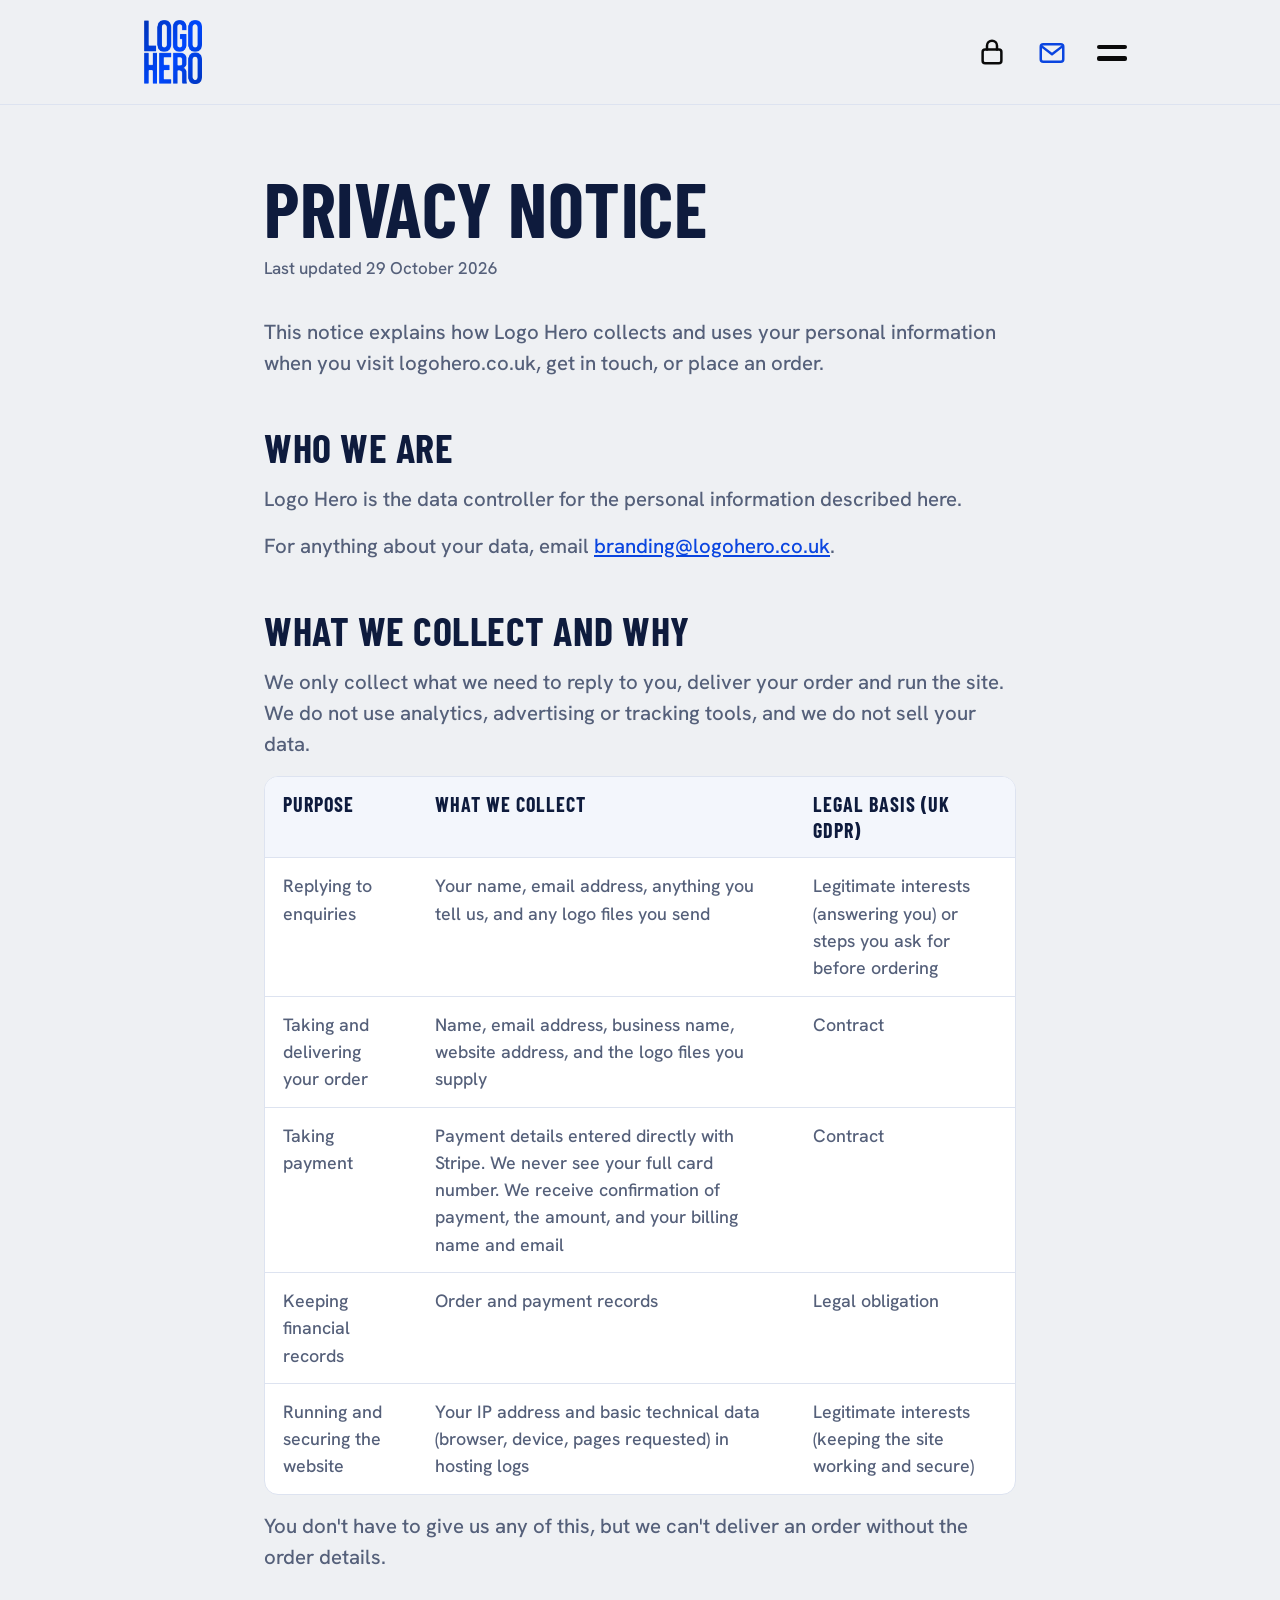
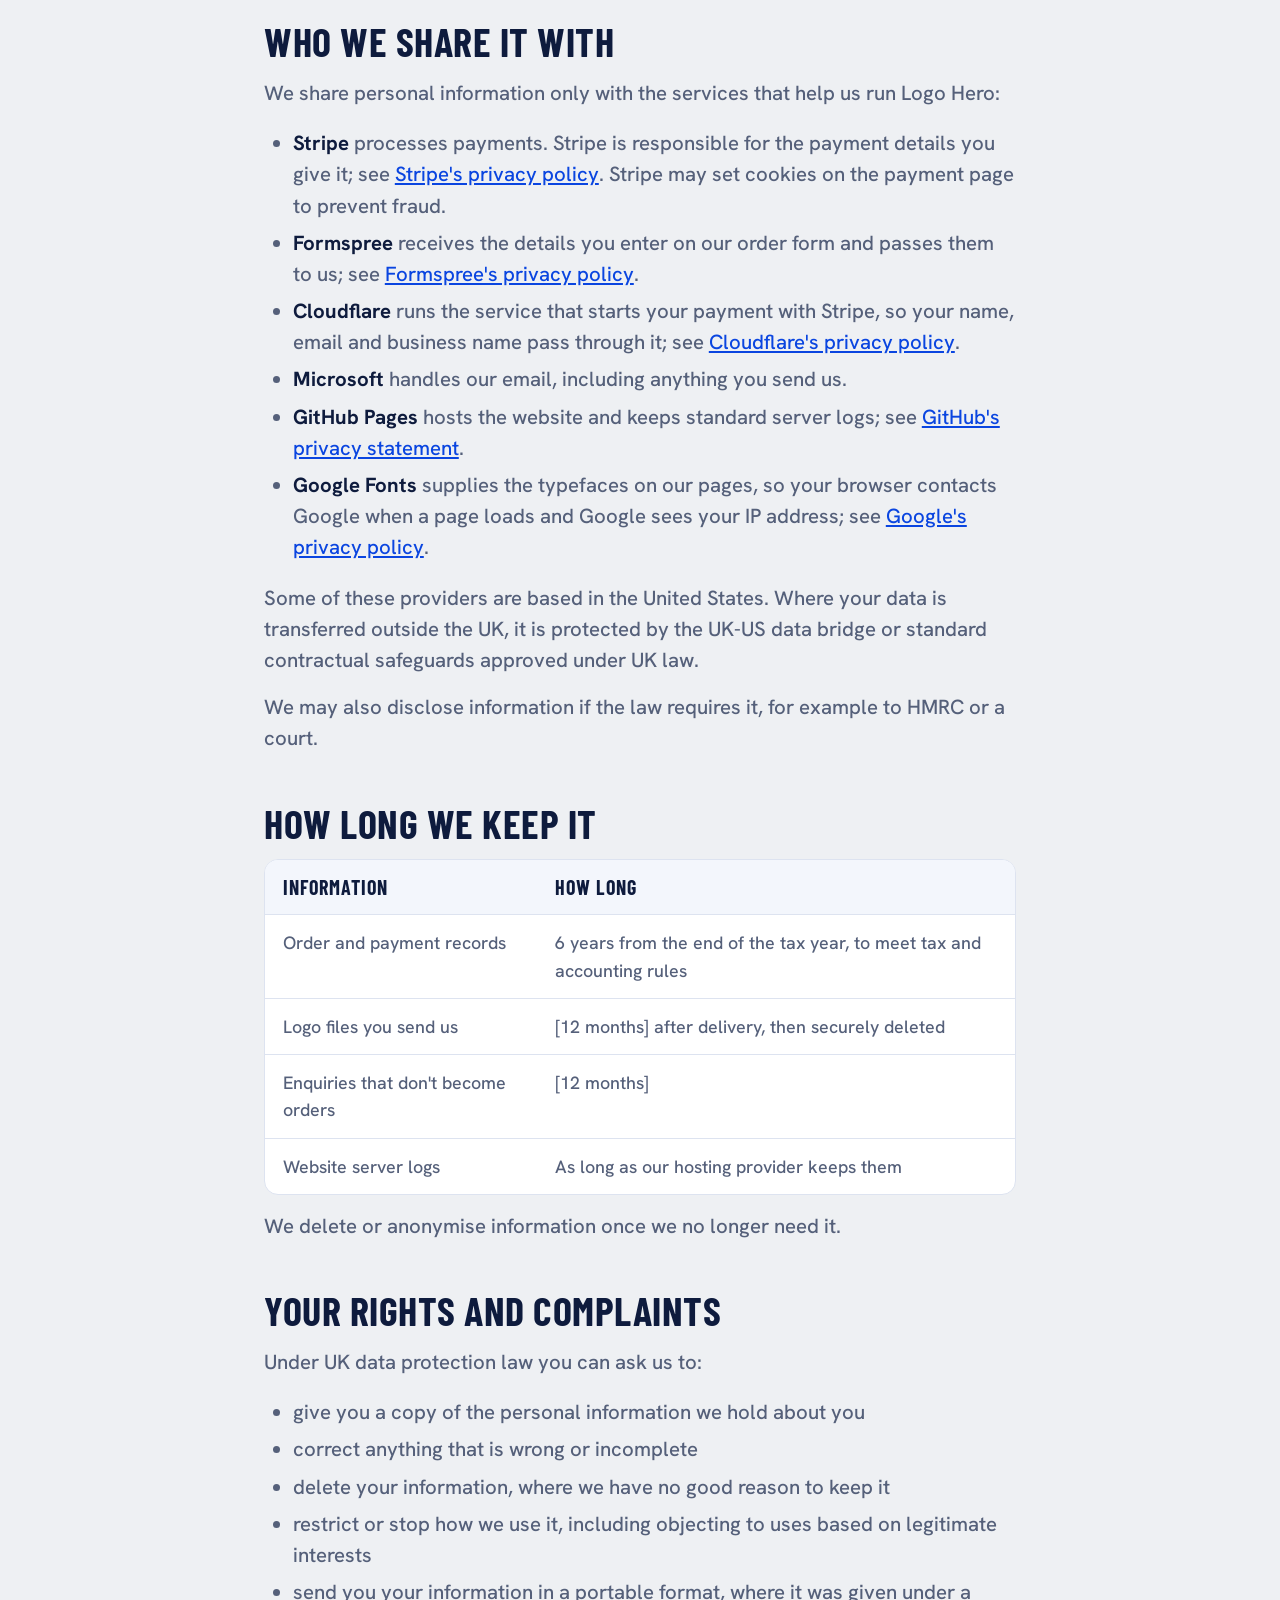
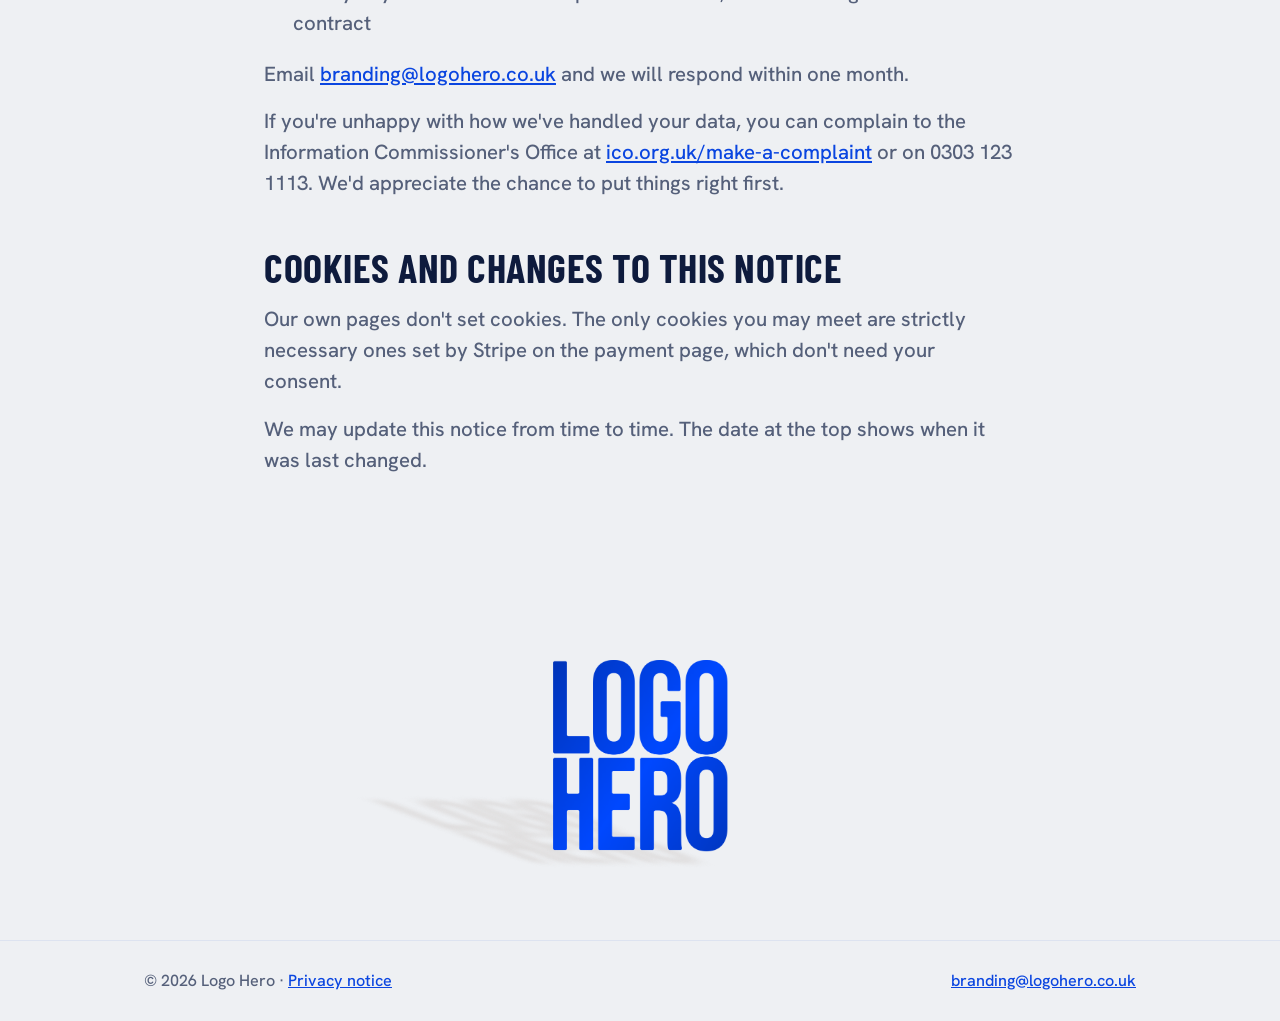
<file: privacy-notice.html>
<!doctype html>
<html lang="en-GB">
<head>
<meta charset="utf-8">
<meta name="viewport" content="width=device-width, initial-scale=1">
<title>Privacy notice | Logo Hero</title>
<meta name="description" content="How Logo Hero collects and uses your personal information.">
<link rel="icon" href="/LOGO%20HERO.png">
<link rel="preconnect" href="https://fonts.googleapis.com">
<link rel="preconnect" href="https://fonts.gstatic.com" crossorigin>
<link href="https://fonts.googleapis.com/css2?family=Barlow+Condensed:wght@600;700&family=Hanken+Grotesk:wght@400;500;600;700;800&display=swap" rel="stylesheet">
<style>
  :root {
    --blue: #0A45E0;
    --blue-dark: #0A2A8F;
    --ink: #0E1B3D;
    --muted: #55607A;
    --line: #DDE3F0;
    --soft: #F3F6FC;
    --bg: #EEF0F3;
  }
  html { -webkit-tap-highlight-color: transparent; }
  * { box-sizing: border-box; }
  body {
    margin: 0;
    font-family: "Hanken Grotesk", -apple-system, BlinkMacSystemFont, "Segoe UI", Helvetica, Arial, sans-serif;
    font-size: 22px;
    font-weight: 500;
    color: var(--ink);
    background: var(--bg);
    line-height: 1.3;
  }
  .wrap { max-width: 1040px; margin: 0 auto; padding: 0 24px; }
  h1, h2 { font-family: "Barlow Condensed", "Hanken Grotesk", sans-serif; line-height: 1.02; margin: 0; letter-spacing: 0.5px; text-transform: uppercase; }
  a { color: var(--blue); }
  a:hover { color: var(--blue-dark); }

  header { padding: 20px 0; border-bottom: 1px solid var(--line); }
  header .wrap { display: flex; align-items: center; justify-content: space-between; gap: 16px; }
  header img { height: 64px; width: auto; display: block; }

  /* ---------- Menu button (two lines) + pop-up menu (same as home page) ---------- */
  .menu-wrap { position: relative; display: flex; align-items: center; }
  .menu-btn {
    box-sizing: border-box;
    width: 48px; height: 48px;
    margin: 0;
    display: inline-flex; flex-direction: column; align-items: center; justify-content: center;
    gap: 7px; padding: 0;
    border: 2px solid var(--line); border-radius: 10px;
    background: #fff; cursor: pointer;
    transition: border-color .15s, background .15s;
  }
  .menu-btn:hover { border-color: var(--blue); background: var(--soft); }
  .menu-btn:focus-visible { outline: 3px solid rgba(10, 69, 224, .35); outline-offset: 3px; }
  .menu-btn span {
    display: block;
    width: 22px;
    height: 3px;
    border-radius: 2px;
    background: var(--ink);
    transition: transform .2s ease, opacity .2s ease, background .2s ease;
  }
  /* The open-menu cross changes to Logo Hero blue. */
  .menu-btn[aria-expanded="true"] span { background: var(--blue); }
  .menu-btn[aria-expanded="true"] span:nth-child(1) { transform: translateY(5px) rotate(45deg); }
  .menu-btn[aria-expanded="true"] span:nth-child(2) { opacity: 1; transform: translateY(-5px) rotate(-45deg); }
  .menu-panel {
    position: absolute; right: 0; top: calc(100% + 14px);
    z-index: 40;
    width: 300px; max-width: calc(100vw - 48px);
    background: #fff; border: 1px solid var(--line); border-radius: 14px;
    box-shadow: 0 14px 34px rgba(14, 27, 61, .18);
    padding: 8px;
    opacity: 0; visibility: hidden; transform: translateY(-6px);
    transition: opacity .18s ease, transform .18s ease, visibility 0s linear .18s;
  }
  .menu-panel.open { opacity: 1; visibility: visible; transform: none; transition-delay: 0s; }
  .menu-group { padding: 4px 0; }
  .menu-group + .menu-group { border-top: 1px solid var(--line); }
  .menu-panel a {
    display: block; padding: 12px 14px; border-radius: 8px;
    color: var(--ink); text-decoration: none; font-size: 22px; font-weight: 700;
  }
  .menu-panel a:hover, .menu-panel a:focus-visible { background: var(--soft); color: var(--blue); outline: none; }
  @media (prefers-reduced-motion: reduce) { .menu-panel, .menu-btn span { transition: none; } }

  main { padding: 64px 0 80px; }
  .notice { max-width: 800px; }
  h1 { font-size: clamp(44px, 7vw, 76px); margin-bottom: 8px; }
  .updated { color: var(--muted); font-size: 20px; margin: 0 0 36px; }
  h2 { font-size: clamp(30px, 4vw, 40px); margin: 48px 0 16px; color: var(--ink); }
  p { margin: 0 0 16px; color: var(--muted); font-size: 24px; }
  ul { margin: 0 0 16px; padding-left: 1.2em; color: var(--muted); font-size: 24px; }
  li { padding: 3px 0; }
  strong { color: var(--ink); }

  .table-wrap { overflow-x: auto; margin: 0 0 16px; background: #fff; border: 1px solid var(--line); border-radius: 14px; }
  table { width: 100%; border-collapse: collapse; font-size: 21px; min-width: 560px; }
  th, td { text-align: left; vertical-align: top; padding: 14px 18px; border-bottom: 1px solid var(--line); color: var(--muted); }
  th { font-family: "Barlow Condensed", sans-serif; text-transform: uppercase; letter-spacing: 1px; font-size: 20px; color: var(--ink); background: var(--soft); }
  tr:last-child td { border-bottom: 0; }

  footer { border-top: 1px solid var(--line); padding: 28px 0; color: var(--muted); font-size: 19px; }
  footer .wrap { display: flex; flex-wrap: wrap; justify-content: space-between; gap: 12px; }

  @media (max-width: 760px) {
    body { font-size: 20px; }
    header img { height: 52px; }
    main { padding: 40px 0 56px; }
    p, ul { font-size: 22px; }
    .menu-btn { width: 40px; height: 40px; gap: 6px; }
    .menu-btn span { width: 20px; }
    .menu-btn[aria-expanded="true"] span:nth-child(1) { transform: translateY(4.5px) rotate(45deg); }
    .menu-btn[aria-expanded="true"] span:nth-child(2) { opacity: 1; transform: translateY(-4.5px) rotate(-45deg); }
    .menu-panel a { font-size: 21px; }
  }

  /* ---------- Banner buttons: same three as the home page (login, get in touch, menu), lit from above ---------- */
  .header-actions { --ctl-h: 48px; display: flex; align-items: center; gap: 12px; }
  .header-actions .login-btn.icon-btn,
  .header-actions .btn.icon-btn,
  .header-actions .menu-btn {
    box-sizing: border-box;
    width: var(--ctl-h); height: var(--ctl-h);
    margin: 0; padding: 0;
    display: inline-flex; align-items: center; justify-content: center;
    flex: 0 0 auto;
    border: 2px solid #CBD3E6; border-radius: 10px;
    color: var(--ink); text-decoration: none; cursor: pointer;
    background-color: #F6F8FD;
    background-image: linear-gradient(180deg, #FFFFFF 0%, #F6F8FD 55%, #E6EBF6 100%);
    box-shadow:
      inset 0 1.5px 0 rgba(255, 255, 255, .95),
      inset 0 -2px 3px rgba(14, 27, 61, .10),
      0 1px 0 rgba(255, 255, 255, .8),
      0 3px 6px rgba(14, 27, 61, .16),
      0 8px 14px -6px rgba(14, 27, 61, .18);
    transition: border-color .15s, background .15s, transform .15s, box-shadow .15s;
  }
  .header-actions .icon-btn svg { width: 22px; height: 22px; display: block; flex: 0 0 auto; }
  .header-actions .login-btn.icon-btn svg { filter: drop-shadow(0 1px 0 rgba(255, 255, 255, .9)); }
  .header-actions .login-btn.icon-btn:hover,
  .header-actions .menu-btn:hover {
    color: var(--ink);
    background-color: #EEF2FB;
    background-image: linear-gradient(180deg, #FFFFFF 0%, #EEF2FB 55%, #DCE4F5 100%);
    border-color: var(--blue);
  }
  .header-actions .login-btn.icon-btn:hover, .header-actions .btn.icon-btn:hover { transform: translateY(-1px); }
  .header-actions .login-btn.icon-btn:focus-visible,
  .header-actions .btn.icon-btn:focus-visible { outline: 3px solid rgba(10, 69, 224, .35); outline-offset: 3px; }
  .header-actions .btn.icon-btn {
    color: #fff;
    background-color: #1A55E6;
    background-image: linear-gradient(180deg, #4B7BF5 0%, #1A55E6 55%, #0A45E0 100%);
    border-color: #2F63E8;
    box-shadow:
      inset 0 1.5px 0 rgba(255, 255, 255, .4),
      inset 0 -2px 3px rgba(5, 20, 80, .18),
      0 3px 6px rgba(10, 42, 143, .20),
      0 8px 14px -6px rgba(10, 42, 143, .22);
  }
  .header-actions .btn.icon-btn:hover {
    color: #fff;
    background-color: #0F4BDB;
    background-image: linear-gradient(180deg, #3F70EE 0%, #0F4BDB 55%, #0A3CC4 100%);
    border-color: #2457DD;
  }
  .header-actions .btn.icon-btn svg { filter: drop-shadow(0 -1px 0 rgba(5, 20, 80, .45)); }
  .header-actions .login-btn.icon-btn:active,
  .header-actions .btn.icon-btn:active,
  .header-actions .menu-btn:active,
  .header-actions .menu-btn[aria-expanded="true"] {
    transform: translateY(1px);
    box-shadow:
      inset 0 2px 4px rgba(14, 27, 61, .22),
      inset 0 -1px 0 rgba(255, 255, 255, .7),
      0 1px 2px rgba(14, 27, 61, .12);
  }
  .header-actions .btn.icon-btn:active {
    box-shadow:
      inset 0 2px 4px rgba(5, 20, 80, .5),
      inset 0 -1px 0 rgba(255, 255, 255, .25),
      0 1px 2px rgba(10, 42, 143, .2);
  }
  /* Menu icon: bottom line a touch thicker so both look the same weight; clean cross when open. */
  .header-actions .menu-btn { flex-direction: column; gap: 7px; }
  .header-actions .menu-btn span {
    width: 22px; box-shadow: none; filter: none;
    transition: transform .2s ease, opacity .2s ease, background .2s ease, height .2s ease;
  }
  .header-actions .menu-btn span:nth-child(1) { height: 3px; }
  .header-actions .menu-btn span:nth-child(2) { height: 4px; }
  .header-actions .menu-btn[aria-expanded="true"] span { height: 3px; }
  .header-actions .menu-btn[aria-expanded="true"] span:nth-child(1) { transform: translateY(5px) rotate(45deg); }
  .header-actions .menu-btn[aria-expanded="true"] span:nth-child(2) { opacity: 1; transform: translateY(-5px) rotate(-45deg); }
  @media (max-width: 760px) {
    .header-actions { --ctl-h: 40px; gap: 5px; }
    header .wrap { gap: 8px; }
    .header-actions .icon-btn svg { width: 20px; height: 20px; }
    .header-actions .menu-btn { gap: 5px; }
    .header-actions .menu-btn span { width: 20px; }
    .header-actions .menu-btn[aria-expanded="true"] span:nth-child(1) { transform: translateY(4px) rotate(45deg); }
    .header-actions .menu-btn[aria-expanded="true"] span:nth-child(2) { transform: translateY(-4px) rotate(-45deg); }
  }
  @media (prefers-reduced-motion: reduce) { .header-actions .menu-btn span { transition: none; } }

  /* Closing logo: the settled (post-animation) Logo Hero logo, after a gap, linking home. */
  .end-logo { padding: 88px 24px 72px; text-align: center; overflow: hidden; }
  /* The picture has the soft shadow on its left, so it is nudged left to put the lettering itself on the centre line. */
  .end-logo a { display: block; width: min(380px, 100%); margin: 0 auto; line-height: 0; transform: translateX(-27%); }
  .end-logo img { display: block; width: 100%; height: auto; }
</style>
<link rel="stylesheet" href="/menu-anim.css">
<link rel="stylesheet" href="/banner-icons.css">
<script src="/menu-anim.js" defer></script>
<link rel="stylesheet" href="/fonts.css">
</head>
<body>

<header>
  <div class="wrap">
    <a href="/"><img src="/LOGO%20HERO.png" alt="Logo Hero"></a>
    <div class="header-actions">
    <a class="login-btn icon-btn" href="/client-login" aria-label="Customer login area" title="Customer login">
      <svg viewBox="0 0 24 24" fill="none" aria-hidden="true" focusable="false">
        <rect x="4.5" y="10" width="15" height="11" rx="2" stroke="currentColor" stroke-width="2"/>
        <path d="M8 10V7a4 4 0 0 1 8 0v3" stroke="currentColor" stroke-width="2" stroke-linecap="round"/>
      </svg>
    </a>
    <a class="btn icon-btn" href="/contact" aria-label="Get in touch" title="Get in touch">
      <svg viewBox="0 0 24 24" fill="none" aria-hidden="true" focusable="false">
        <rect x="3" y="5" width="18" height="14" rx="2" stroke="currentColor" stroke-width="2" stroke-linejoin="round"/>
        <path d="M3.5 6.5l8.5 6.5 8.5-6.5" stroke="currentColor" stroke-width="2" stroke-linecap="round" stroke-linejoin="round"/>
      </svg>
    </a>
    <div class="menu-wrap">
      <button class="menu-btn" id="menu-btn" type="button" aria-label="Open menu" aria-expanded="false" aria-controls="menu-panel">
        <span></span><span></span>
      </button>
      <nav class="menu-panel" id="menu-panel" aria-label="Site menu">
        <div class="menu-group">
          <a href="/#top">Home</a>
          <a href="/#examples">Before/After Examples</a>
          <a href="/#how">Process</a>
          <a href="/#pricing">Pricing</a>
        </div>
        <div class="menu-group"><a href="/contact">Contact</a></div>
          <div class="menu-group"><a href="/client-login">Customer Area</a></div>
      </nav>
    </div>
    </div>
  </div>
</header>

<main>
  <div class="wrap notice">
    <h1>Privacy notice</h1>
    <p class="updated">Last updated 29 October 2026</p>

    <p>This notice explains how Logo Hero collects and uses your personal information when you visit logohero.co.uk, get in touch, or place an order.</p>

    <h2>Who we are</h2>
    <p>Logo Hero is the data controller for the personal information described here.</p>
    <p>For anything about your data, email <a href="mailto:branding@logohero.co.uk">branding@logohero.co.uk</a>.</p>

    <h2>What we collect and why</h2>
    <p>We only collect what we need to reply to you, deliver your order and run the site. We do not use analytics, advertising or tracking tools, and we do not sell your data.</p>
    <div class="table-wrap">
      <table>
        <thead>
          <tr><th>Purpose</th><th>What we collect</th><th>Legal basis (UK GDPR)</th></tr>
        </thead>
        <tbody>
          <tr>
            <td>Replying to enquiries</td>
            <td>Your name, email address, anything you tell us, and any logo files you send</td>
            <td>Legitimate interests (answering you) or steps you ask for before ordering</td>
          </tr>
          <tr>
            <td>Taking and delivering your order</td>
            <td>Name, email address, business name, website address, and the logo files you supply</td>
            <td>Contract</td>
          </tr>
          <tr>
            <td>Taking payment</td>
            <td>Payment details entered directly with Stripe. We never see your full card number. We receive confirmation of payment, the amount, and your billing name and email</td>
            <td>Contract</td>
          </tr>
          <tr>
            <td>Keeping financial records</td>
            <td>Order and payment records</td>
            <td>Legal obligation</td>
          </tr>
          <tr>
            <td>Running and securing the website</td>
            <td>Your IP address and basic technical data (browser, device, pages requested) in hosting logs</td>
            <td>Legitimate interests (keeping the site working and secure)</td>
          </tr>
        </tbody>
      </table>
    </div>
    <p>You don't have to give us any of this, but we can't deliver an order without the order details.</p>

    <h2>Who we share it with</h2>
    <p>We share personal information only with the services that help us run Logo Hero:</p>
    <ul>
      <li><strong>Stripe</strong> processes payments. Stripe is responsible for the payment details you give it; see <a href="https://stripe.com/gb/privacy" target="_blank" rel="noopener">Stripe's privacy policy</a>. Stripe may set cookies on the payment page to prevent fraud.</li>
      <li><strong>Formspree</strong> receives the details you enter on our order form and passes them to us; see <a href="https://formspree.io/legal/privacy-policy/" target="_blank" rel="noopener">Formspree's privacy policy</a>.</li>
      <li><strong>Cloudflare</strong> runs the service that starts your payment with Stripe, so your name, email and business name pass through it; see <a href="https://www.cloudflare.com/privacypolicy/" target="_blank" rel="noopener">Cloudflare's privacy policy</a>.</li>
      <li><strong>Microsoft</strong> handles our email, including anything you send us.</li>
      <li><strong>GitHub Pages</strong> hosts the website and keeps standard server logs; see <a href="https://docs.github.com/en/site-policy/privacy-policies/github-general-privacy-statement" target="_blank" rel="noopener">GitHub's privacy statement</a>.</li>
      <li><strong>Google Fonts</strong> supplies the typefaces on our pages, so your browser contacts Google when a page loads and Google sees your IP address; see <a href="https://policies.google.com/privacy" target="_blank" rel="noopener">Google's privacy policy</a>.</li>
    </ul>
    <p>Some of these providers are based in the United States. Where your data is transferred outside the UK, it is protected by the UK-US data bridge or standard contractual safeguards approved under UK law.</p>
    <p>We may also disclose information if the law requires it, for example to HMRC or a court.</p>

    <h2>How long we keep it</h2>
    <div class="table-wrap">
      <table>
        <thead>
          <tr><th>Information</th><th>How long</th></tr>
        </thead>
        <tbody>
          <tr><td>Order and payment records</td><td>6 years from the end of the tax year, to meet tax and accounting rules</td></tr>
          <tr><td>Logo files you send us</td><td>[12 months] after delivery, then securely deleted</td></tr>
          <tr><td>Enquiries that don't become orders</td><td>[12 months]</td></tr>
          <tr><td>Website server logs</td><td>As long as our hosting provider keeps them</td></tr>
        </tbody>
      </table>
    </div>
    <p>We delete or anonymise information once we no longer need it.</p>

    <h2>Your rights and complaints</h2>
    <p>Under UK data protection law you can ask us to:</p>
    <ul>
      <li>give you a copy of the personal information we hold about you</li>
      <li>correct anything that is wrong or incomplete</li>
      <li>delete your information, where we have no good reason to keep it</li>
      <li>restrict or stop how we use it, including objecting to uses based on legitimate interests</li>
      <li>send you your information in a portable format, where it was given under a contract</li>
    </ul>
    <p>Email <a href="mailto:branding@logohero.co.uk">branding@logohero.co.uk</a> and we will respond within one month.</p>
    <p>If you're unhappy with how we've handled your data, you can complain to the Information Commissioner's Office at <a href="https://ico.org.uk/make-a-complaint" target="_blank" rel="noopener">ico.org.uk/make-a-complaint</a> or on 0303 123 1113. We'd appreciate the chance to put things right first.</p>

    <h2>Cookies and changes to this notice</h2>
    <p>Our own pages don't set cookies. The only cookies you may meet are strictly necessary ones set by Stripe on the payment page, which don't need your consent.</p>
    <p>We may update this notice from time to time. The date at the top shows when it was last changed.</p>
  </div>
</main>

<div class="end-logo">
  <a href="/" aria-label="Logo Hero home"><img src="/LogoHero2.png" alt="Logo Hero"></a>
</div>

<footer>
  <div class="wrap">
    <div>© <span id="y">2026</span> Logo Hero · <a href="/privacy-notice">Privacy notice</a></div>
    <div><a href="mailto:branding@logohero.co.uk">branding@logohero.co.uk</a></div>
  </div>
</footer>

<script>document.getElementById('y').textContent = new Date().getFullYear();</script>

<script>
(function () {
  const btn = document.getElementById('menu-btn');
  const panel = document.getElementById('menu-panel');
  if (!btn || !panel) return;
  function isOpen() { return panel.classList.contains('open'); }
  function setOpen(open) {
    panel.classList.toggle('open', open);
    btn.setAttribute('aria-expanded', open ? 'true' : 'false');
    btn.setAttribute('aria-label', open ? 'Close menu' : 'Open menu');
  }
  btn.addEventListener('click', function (e) { e.stopPropagation(); setOpen(!isOpen()); });
  panel.addEventListener('click', function (e) { if (e.target.closest('a')) setOpen(false); });
  document.addEventListener('click', function (e) { if (isOpen() && !panel.contains(e.target)) setOpen(false); });
  document.addEventListener('keydown', function (e) {
    if (e.key === 'Escape' && isOpen()) { setOpen(false); btn.focus(); }
  });
  window.addEventListener('scroll', function () { if (isOpen()) setOpen(false); }, { passive: true });
})();
</script>
</body>
</html>
</file>
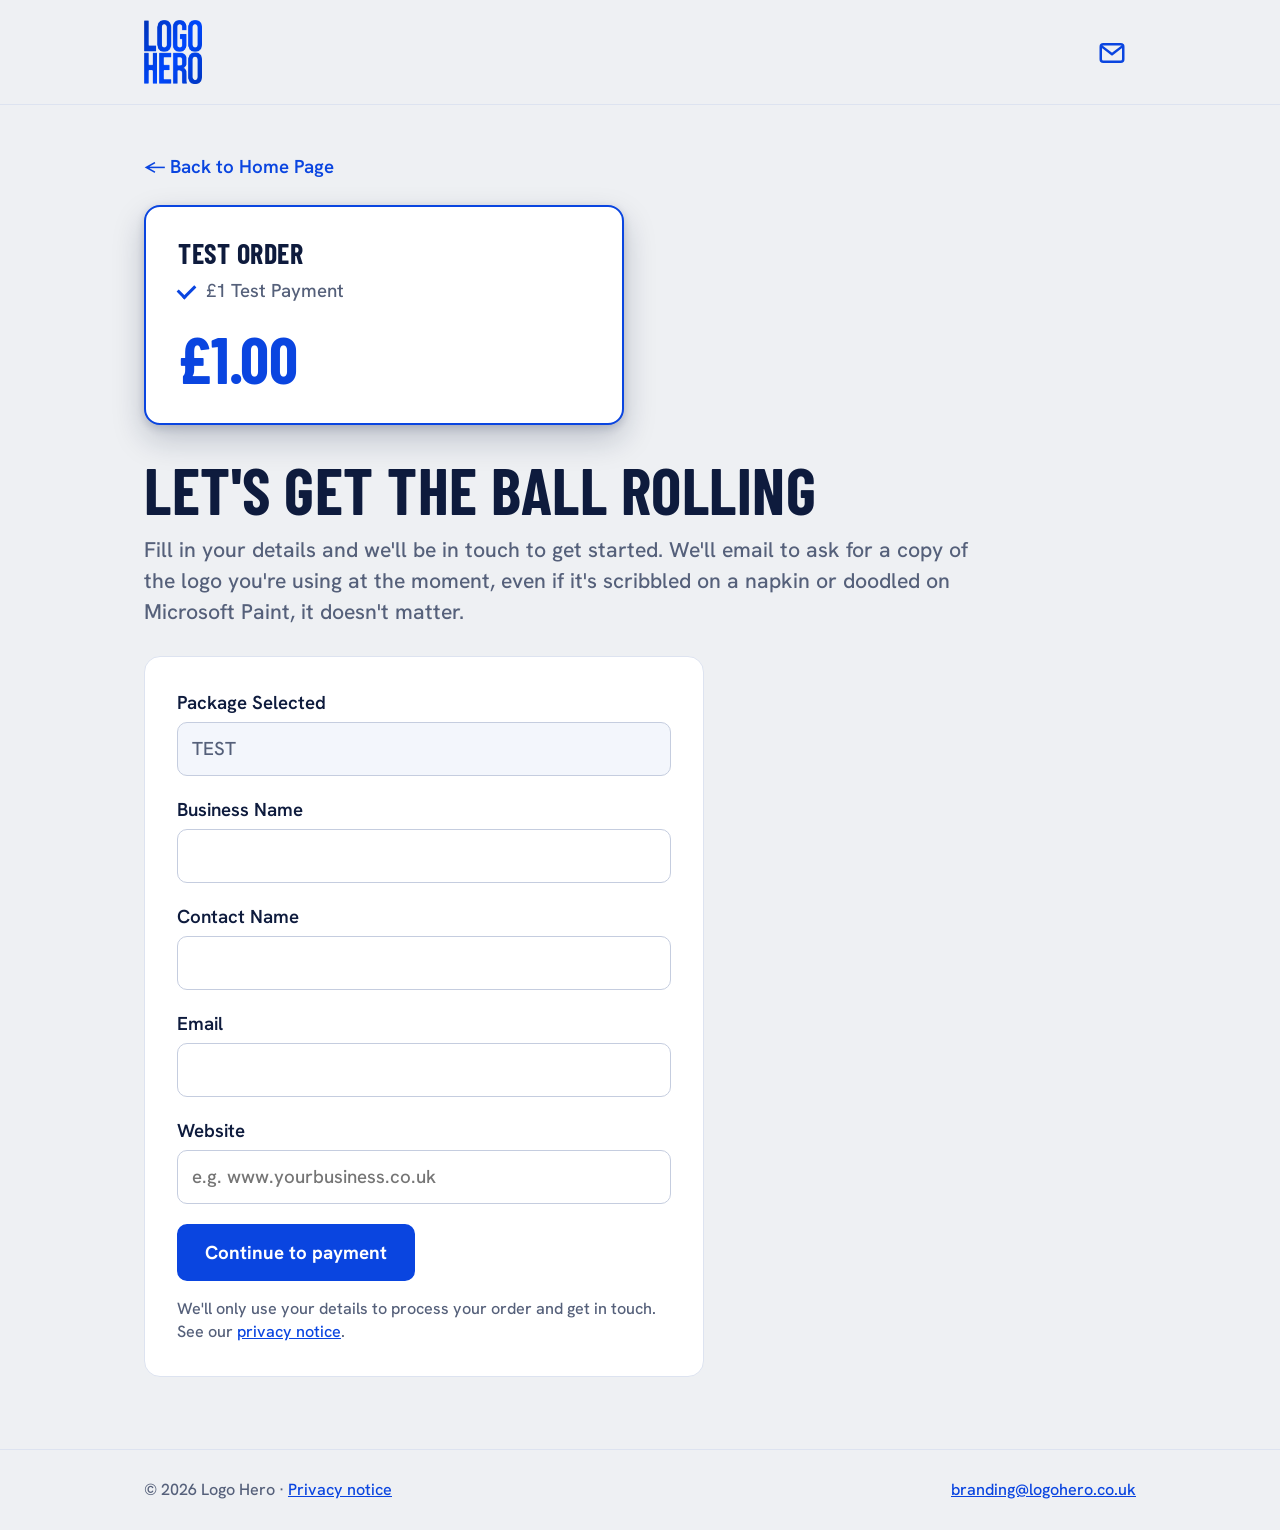
<file: test-order.html>
<!doctype html>
<html lang="en-GB">
<head>
<meta charset="utf-8">
<meta name="viewport" content="width=device-width, initial-scale=1">
<title>Get started | Logo Hero</title>
<meta name="robots" content="noindex">
<link rel="icon" href="LOGO%20HERO.png">
<link rel="preconnect" href="https://fonts.googleapis.com">
<link rel="preconnect" href="https://fonts.gstatic.com" crossorigin>
<link href="https://fonts.googleapis.com/css2?family=Barlow+Condensed:wght@600;700&family=Hanken+Grotesk:wght@400;500;600;700;800&display=swap" rel="stylesheet">
<script src="https://js.stripe.com/endive/stripe.js"></script>
<style>
  :root {
    --blue: #0A45E0;
    --blue-dark: #0A2A8F;
    --ink: #0E1B3D;
    --muted: #55607A;
    --line: #DDE3F0;
    --soft: #F3F6FC;
    --bg: #EEF0F3;
    --error: #B3261E;
  }
  html { -webkit-tap-highlight-color: transparent; }
  * { box-sizing: border-box; }
  body {
    margin: 0;
    font-family: "Hanken Grotesk", -apple-system, BlinkMacSystemFont, "Segoe UI", Helvetica, Arial, sans-serif;
    font-size: 22px;
    font-weight: 500;
    color: var(--ink);
    background: var(--bg);
    line-height: 1.25;
  }
  .wrap { max-width: 1040px; margin: 0 auto; padding: 0 24px; }
  h1, h2, h3 { font-family: "Barlow Condensed", "Hanken Grotesk", sans-serif; line-height: 1.02; margin: 0; letter-spacing: 0.5px; text-transform: uppercase; }
  a { color: var(--blue); }

  header { padding: 20px 0; border-bottom: 1px solid var(--line); }
  header .wrap { display: flex; align-items: center; justify-content: space-between; gap: 16px; }
  header img { height: 64px; width: auto; display: block; }
  .btn {
    display: inline-block;
    background: var(--blue);
    color: #fff;
    text-decoration: none;
    font-weight: 700;
    font-size: 22px;
    font-family: inherit;
    padding: 14px 26px;
    border-radius: 10px;
    border: 2px solid var(--blue);
    cursor: pointer;
    transition: background .15s, transform .15s;
  }
  .btn:hover { background: var(--blue-dark); border-color: var(--blue-dark); transform: translateY(-1px); }
  .btn:disabled { opacity: .6; cursor: default; transform: none; }

  main { padding: 48px 0 72px; }
  .back { display: inline-block; margin-bottom: 24px; font-weight: 600; text-decoration: none; }
  .back:hover { text-decoration: underline; }
  .eyebrow { font-size: 17px; font-weight: 600; letter-spacing: 3px; text-transform: uppercase; color: var(--blue); margin-bottom: 12px; }
  h1 { font-size: clamp(40px, 6vw, 64px); margin-bottom: 12px; }
  h1 { transition: font-size 1.5s ease, opacity 1.5s ease; }
  h1.done { font-size: clamp(30px, 4.4vw, 46px); opacity: .5; }
  .lead { color: var(--muted); font-size: 25px; margin: 0 0 28px; max-width: 34em; }
  .lead { transition: font-size 1.5s ease, opacity .5s ease; }
  .lead.done { font-size: 18px; opacity: .5; }

  .price { position: relative; border: 2px solid var(--blue); box-shadow: 0 14px 32px rgba(14, 27, 61, .22), 0 3px 8px rgba(14, 27, 61, .16); border-radius: 16px; padding: 32px; background: #fff; max-width: 480px; margin-bottom: 32px; }
  .price .upgrade { position: absolute; top: 16px; right: 16px; font-size: 18px; font-style: italic; padding: 6px 12px; border-radius: 8px; background: transparent; color: var(--blue); }
  .price .upgrade:hover { background: var(--soft); color: var(--blue-dark); }
  .price h3 { font-size: 28px; margin-bottom: 4px; }
  .price .amount { font-family: "Barlow Condensed", sans-serif; font-weight: 700; font-size: 64px; color: var(--blue); line-height: 1; margin: 16px 0 0; }
  .price ul { list-style: none; padding: 0; margin: 0; color: var(--muted); }
  .price li { padding: 6px 0 6px 28px; position: relative; }
  .price li::before { content: ""; position: absolute; left: 0; top: 13px; width: 14px; height: 8px; border-left: 3px solid var(--blue); border-bottom: 3px solid var(--blue); transform: rotate(-45deg); }

  .card { background: #fff; border: 1px solid var(--line); border-radius: 16px; padding: 32px; max-width: 560px; }
  .package { display: none; background: var(--soft); border: 1px solid var(--line); border-radius: 12px; padding: 18px 20px; margin-bottom: 24px; }
  .package.show { display: block; }
  .package-head { font-weight: 600; }
  .package-head span { color: var(--blue); }
  .package ul { list-style: none; padding: 0; margin: 12px 0 0; color: var(--muted); }
  .package li { padding: 4px 0 4px 28px; position: relative; }
  .package li::before { content: ""; position: absolute; left: 0; top: 11px; width: 14px; height: 8px; border-left: 3px solid var(--blue); border-bottom: 3px solid var(--blue); transform: rotate(-45deg); }
  .field { margin-bottom: 20px; }
  label { display: block; font-weight: 600; margin-bottom: 6px; }
  input[type="text"], input[type="email"] {
    width: 100%;
    font: inherit;
    padding: 12px 14px;
    border: 1.5px solid #C5CDDF;
    border-radius: 10px;
    background: #fff;
    color: var(--ink);
  }
  input:focus { outline: 3px solid rgba(10, 69, 224, .25); border-color: var(--blue); }
  input[readonly] { background: var(--soft); color: var(--muted); cursor: not-allowed; }
  input[readonly]:focus { outline: none; border-color: #C5CDDF; }
  .hp { position: absolute; left: -9999px; width: 1px; height: 1px; overflow: hidden; }
  .fine { color: var(--muted); font-size: 19px; margin: 16px 0 0; }
  .status { margin-top: 16px; font-weight: 600; }
  .status.error { color: var(--error); }
  .success { display: none; }
  .success.show { display: block; }
  .success h2 { font-size: 36px; margin-bottom: 8px; color: var(--blue); }
  .success p { color: var(--muted); margin: 0; }

  footer { border-top: 1px solid var(--line); padding: 28px 0; color: var(--muted); font-size: 19px; }
  footer .wrap { display: flex; flex-wrap: wrap; justify-content: space-between; gap: 12px; }

  .linkbtn { font: inherit; font-weight: 700; background: none; border: 0; padding: 0; color: var(--blue); text-decoration: underline; cursor: pointer; }
  .pay-title { font-size: 32px; margin: 8px 0 14px; }
  #checkout-form { min-height: 120px; }
  [hidden] { display: none !important; }

  @media (max-width: 760px) {
    main { padding: 32px 0 48px; }
    .card { padding: 22px; }
    .price { padding: 24px; }
    header img { height: 52px; }
  }
</style>
<link rel="stylesheet" href="/banner-icons.css">
<link rel="stylesheet" href="/fonts.css">
</head>
<body>

<header>
  <div class="wrap">
    <a href="index.html"><img src="LOGO%20HERO.png" alt="Logo Hero"></a>
    <a class="btn icon-btn" href="/contact" aria-label="Get in touch" title="Get in touch">
      <svg viewBox="0 0 24 24" fill="none" aria-hidden="true" focusable="false">
        <rect x="3" y="5" width="18" height="14" rx="2" stroke="currentColor" stroke-width="2" stroke-linejoin="round"/>
        <path d="M3.5 6.5l8.5 6.5 8.5-6.5" stroke="currentColor" stroke-width="2" stroke-linecap="round" stroke-linejoin="round"/>
      </svg>
    </a>
  </div>
</header>

<main>
  <div class="wrap">
    <a class="back" href="index.html#pricing">&larr; Back to Home Page</a>

    <div class="price">
      <h3>Test Order</h3>
      <ul>
        <li>£1 Test Payment</li>
      </ul>
      <div class="amount">£1.00</div>
    </div>

    <div class="eyebrow"></div>
    <h1>Let's get the ball rolling</h1>
    <p class="lead">Fill in your details and we'll be in touch to get started. 
      We'll email to ask for a copy of the logo you're using at the moment, even if it's scribbled on a napkin or doodled on Microsoft Paint, it doesn't matter.</p>

    <div class="card">
      <div class="package" id="package">
        <div class="package-head">Your choice: <span id="package-name"></span></div>
        <ul id="package-list"></ul>
      </div>

      <form id="order-form" action="https://formspree.io/f/mljgygzg" method="POST">
        <input type="hidden" name="package" id="package-field" value="Not specified">

        <div class="field">
          <label for="package-requested">Package Selected</label>
          <input type="text" id="package-requested" name="package_requested" value="TEST" readonly aria-readonly="true">
        </div>

        <div class="field">
          <label for="business">Business Name</label>
          <input type="text" id="business" name="business_name" autocomplete="organization" required>
        </div>

        <div class="field">
          <label for="contact">Contact Name</label>
          <input type="text" id="contact" name="contact_name" autocomplete="name" required>
        </div>

        <div class="field">
          <label for="email">Email</label>
          <input type="email" id="email" name="email" autocomplete="email" required>
        </div>

        <div class="field">
          <label for="business-website">Website</label>
          <input type="text" id="business-website" name="website" inputmode="url" autocomplete="url" placeholder="e.g. www.yourbusiness.co.uk">
        </div>

        <!-- Spam trap: real people never see or fill this in -->
        <div class="hp" aria-hidden="true">
          <label for="website">Leave this empty</label>
          <input type="text" id="website" name="_gotcha" tabindex="-1" autocomplete="off">
        </div>

        <button class="btn" type="submit" id="submit">Continue to payment</button>
        <div class="status" id="status" role="status" aria-live="polite"></div>
        <p class="fine">We'll only use your details to process your order and get in touch. See our <a href="/privacy-notice">privacy notice</a>.</p>
      </form>

      <div id="pay" hidden>
        <h2 class="pay-title">Payment</h2>
        <div id="checkout-form"></div>
        <div class="status error" id="pay-status" role="alert"></div>
        <p class="fine"><button class="linkbtn" type="button" id="change-details">Change my details</button></p>
      </div>

      <div class="success" id="success" role="status" aria-live="polite">
        <h2>Payment received. Thank you!</h2>
        <p>We've got your payment and your details, and will be in touch shortly to get started. A receipt is on its way to your email.</p>
      </div>
    </div>
  </div>
</main>

<footer>
  <div class="wrap">
    <div>© <span id="y">2026</span> Logo Hero · <a href="/privacy-notice">Privacy notice</a></div>
    <div><a href="mailto:branding@logohero.co.uk">branding@logohero.co.uk</a></div>
  </div>
</footer>

<script>
document.getElementById('y').textContent = new Date().getFullYear();

// Show which package was chosen (from the link on the pricing page)
const packages = {
  'logo': {
    label: 'Logo (£150)',
    items: [
      'Your logo, refined',
      'High-resolution files, ready to use',
      'Yours to keep'
    ]
  },
  'logo-plus': {
    label: 'Logo+ (£225)',
    items: [
      'Everything in Logo',
      'Email signatures for up to 10 employees',
      'Covers any new recruits over the next 3 months',
      'LinkedIn banners',
      'Yours to keep'
    ]
  }
};
const chosen = packages[new URLSearchParams(location.search).get('package')];
if (chosen) {
  document.getElementById('package-name').textContent = chosen.label;
  const list = document.getElementById('package-list');
  chosen.items.forEach((text) => {
    const li = document.createElement('li');
    li.textContent = text;
    list.appendChild(li);
  });
  document.getElementById('package').classList.add('show');
  document.getElementById('package-field').value = chosen.label;
}

// ---- Order flow: details (Formspree) -> payment (Stripe embedded form via Cloudflare Worker) ----
const WORKER_URL = 'https://logohero-checkout.branding-966.workers.dev/';
const PUBLISHABLE_KEY = 'pk_live_51UVU2wB8ftWaq73yRHBtWZHTdhrSX6aKOrxFCrSpqEbAzpyncDcdTyDvicbFhWtlX7V30gHpPLaSjZyPOcL67Q8z00UsZMMHcJ';
const PLAN = 'testpayment';   // 'logo' or 'logoplus', price is set server-side

const form = document.getElementById('order-form');
const statusEl = document.getElementById('status');
const submitBtn = document.getElementById('submit');
const payBox = document.getElementById('pay');
const payStatus = document.getElementById('pay-status');
const detailFields = ['business', 'contact', 'email', 'business-website'].map((id) => document.getElementById(id));
let stripe = null;
let leadSent = false;   // so a retry doesn't send the same details to Formspree twice

function setLocked(lock) { detailFields.forEach((f) => { f.readOnly = lock; }); }

function showPaid() {
  form.style.display = 'none';
  payBox.hidden = true;
  document.getElementById('package').classList.remove('show');
  document.querySelector('.lead').classList.add('done'); 
  document.querySelector('h1').classList.add('done');
  const done = document.getElementById('success');
  done.classList.add('show');
  done.scrollIntoView({ behavior: 'smooth', block: 'center' });
}

async function mountPayment(clientSecret) {
  stripe = stripe || Stripe(PUBLISHABLE_KEY);
  const checkout = stripe.initCheckoutFormSdk({
    clientSecret,
    appearance: { theme: 'flat', variables: { colorPrimary: '#0A45E0' } }
  });
  const paymentForm = checkout.createForm({ layout: 'expanded' });
  paymentForm.mount('#checkout-form');

  const loaded = await checkout.loadActions();
  if (loaded.type !== 'success') {
    payStatus.textContent = 'Sorry, the payment form could not load. Please refresh and try again.';
    return;
  }
  paymentForm.on('confirm', async (event) => {
    payStatus.textContent = '';
    try {
      // 'if_required' keeps card payments on this page; only redirect-based methods leave the site
      const out = await loaded.actions.confirm({ formConfirmEvent: event, redirect: 'if_required' });
      if (out && out.type === 'error') {
        payStatus.textContent = (out.error && out.error.message) || 'Payment did not go through. Please check your details and try again.';
      } else {
        showPaid();
      }
    } catch (err) {
      console.error('Payment confirmation error:', err);
      payStatus.textContent = 'Payment did not go through. Please check your details and try again.';
    }
  });
}

form.addEventListener('submit', async (e) => {
  e.preventDefault();
  statusEl.textContent = '';
  statusEl.className = 'status';
  submitBtn.disabled = true;
  submitBtn.textContent = 'One moment...';
  try {
    // 1. Send the details to Formspree (once per set of details)
    if (!leadSent) {
      const res = await fetch(form.action, {
        method: 'POST',
        body: new FormData(form),
        headers: { 'Accept': 'application/json' }
      });
      if (!res.ok) throw new Error('Details request failed');
      leadSent = true;
    }
    // 2. Ask the Worker to start a payment, then show the card form
    const r = await fetch(WORKER_URL, {
      method: 'POST',
      headers: { 'Content-Type': 'application/json' },
      body: JSON.stringify({
        plan: PLAN,
        name: document.getElementById('contact').value.trim(),
        email: document.getElementById('email').value.trim(),
        business: document.getElementById('business').value.trim()
      })
    });
    const data = await r.json().catch(() => ({}));
    if (!r.ok || !data.client_secret) throw new Error('Payment request failed');

    setLocked(true);
    submitBtn.hidden = true;
    payBox.hidden = false;
    payBox.scrollIntoView({ behavior: 'smooth', block: 'start' });
    await mountPayment(data.client_secret);
  } catch (err) {
    console.error(err);
    payBox.hidden = true;
    setLocked(false);
    submitBtn.hidden = false;
    statusEl.textContent = 'Sorry, something happened. Please try again, or email branding@logohero.co.uk.';
    statusEl.className = 'status error';
    submitBtn.disabled = false;
    submitBtn.textContent = 'Continue to payment';
  }
});

document.getElementById('change-details').addEventListener('click', () => {
  payBox.hidden = true;
  document.getElementById('checkout-form').innerHTML = '';
  payStatus.textContent = '';
  setLocked(false);
  leadSent = false;
  submitBtn.hidden = false;
  submitBtn.disabled = false;
  submitBtn.textContent = 'Continue to payment';
  form.scrollIntoView({ behavior: 'smooth', block: 'center' });
});
</script>
</body>
</html>
</file>
<file: menu-anim.css>
/* Shared drop-down menu animation (loaded by every page that has the menu).
   The panel grows top to bottom over 0.5s, then its bottom edge bounces (overshoots and settles) for
   a further 0.22s. Closing has no bounce: it simply shrinks back up over 0.5s.
   menu-anim.js sets --menu-h and the per-item delays so each item pops in once the panel is tall
   enough to hold it, and shrinks away just before the bottom edge passes it on the way back up. */
:root {
  --menu-ease-open: linear(0, 0.014, 0.029, 0.043, 0.058, 0.072, 0.086, 0.101, 0.115, 0.13, 0.144, 0.158, 0.173, 0.187, 0.202, 0.216, 0.23, 0.245, 0.259, 0.274, 0.288, 0.302, 0.317, 0.331, 0.346, 0.36, 0.374, 0.389, 0.403, 0.418, 0.432, 0.446, 0.461, 0.475, 0.49, 0.504, 0.518, 0.533, 0.547, 0.562, 0.576, 0.59, 0.605, 0.619, 0.634, 0.648, 0.662, 0.677, 0.691, 0.706, 0.72, 0.734, 0.749, 0.763, 0.778, 0.792, 0.806, 0.821, 0.835, 0.85, 0.864, 0.878, 0.893, 0.907, 0.922, 0.936, 0.95, 0.965, 0.979, 0.994, 1.007, 1.019, 1.028, 1.033, 1.035, 1.033, 1.028, 1.021, 1.013, 1.005, 0.997, 0.991, 0.986, 0.984, 0.983, 0.985, 0.987, 0.99, 0.994, 0.998, 1, 1.003, 1.004, 1.004, 1.004, 1.003, 1.002, 1.001, 1, 1, 1);
}
.menu-panel {
  box-sizing: border-box;
  padding: 0;
  height: 0;
  overflow: hidden;
  opacity: 0;
  transform: none;
  visibility: hidden;
  transition: height .5s linear, opacity .12s linear .38s, visibility 0s linear .5s;
}
.menu-panel::before, .menu-panel::after { content: ""; display: block; height: 8px; }
.menu-panel .menu-group { margin: 0 8px; }
.menu-panel.open {
  height: var(--menu-h, auto);
  opacity: 1;
  transform: none;
  visibility: visible;
  transition: height .72s var(--menu-ease-open), opacity .12s linear 0s, visibility 0s linear 0s;
}
.menu-panel a {
  opacity: 0;
  transform: scale(.6);
  transform-origin: left center;
  transition: opacity .18s ease var(--out-delay, 0s), transform .18s ease var(--out-delay, 0s), background .15s, color .15s;
}
.menu-panel.open a {
  opacity: 1;
  transform: none;
  transition: opacity .14s ease var(--in-delay, 0s), transform .26s cubic-bezier(.34, 1.56, .64, 1) var(--in-delay, 0s), background .15s, color .15s;
}
@media (prefers-reduced-motion: reduce) {
  .menu-panel, .menu-panel.open, .menu-panel a, .menu-panel.open a { transition: none; }
  .menu-panel a { transform: none; }
}

/* Menu button raises on hover, like the padlock and mail buttons next to it (all pages with the menu). */
.menu-btn.menu-btn { transition: border-color .15s, background .15s, transform .15s, box-shadow .15s; }
.menu-btn:hover { transform: translateY(-1px); }
@media (prefers-reduced-motion: reduce) { .menu-btn.menu-btn { transition: none; } }

/* Mute-menu-sounds button: small grey speaker with a line through it, bottom right of the menu.
   Blue when selected (sounds muted). */
.menu-mute {
  position: absolute; right: 10px; top: 0;   /* top is set by menu-anim.js to line up with the last option */
  display: inline-flex; align-items: center; justify-content: center;
  width: 40px; height: 36px; padding: 0; margin: 0;
  border: 0; border-radius: 8px; background: none; cursor: pointer;
  color: #9AA3B5;
  transition: color .15s;
}
.menu-mute svg { width: 24px; height: 24px; display: block; }
.menu-mute:hover { color: #6B7488; }
.menu-mute[aria-pressed="true"], .menu-mute[aria-pressed="true"]:hover { color: var(--blue, #0A45E0); }
.menu-mute:focus-visible { outline: 3px solid rgba(10, 69, 224, .35); outline-offset: 1px; }
@media (prefers-reduced-motion: reduce) { .menu-mute { transition: none; } }

/* Hover / keyboard focus on a menu option: just the text colour changes (blue); no background highlight. */
.menu-panel .menu-group a:hover,
.menu-panel .menu-group a:focus-visible { background: none; }
</file>
<file: banner-icons.css>
/* Shared banner controls (loaded by every page with a banner).
   The padlock, envelope and menu icons sit directly on the banner: no box, border, fill or shadow.
   Each has a square tap area (48px desktop, 40px phone). Padlock and menu lines are black, the envelope
   is Logo Hero blue. The envelope and menu icon sit 1px below centre.
   Menu lines: the bottom line is deliberately thicker (5px v 4px) so the pair looks intentional; when the
   menu opens, both lines settle to the same 4px and form an even cross.
   Selectors are deliberately specific so they win over each page's own older banner styles. */

body header .login-btn.icon-btn.icon-btn,
body header .btn.icon-btn.icon-btn,
body header .contact-btn.contact-btn,
body header .menu-btn.menu-btn,
body header .login-btn.icon-btn.icon-btn:hover,
body header .btn.icon-btn.icon-btn:hover,
body header .contact-btn.contact-btn:hover,
body header .menu-btn.menu-btn:hover,
body header .login-btn.icon-btn.icon-btn:active,
body header .btn.icon-btn.icon-btn:active,
body header .contact-btn.contact-btn:active,
body header .menu-btn.menu-btn:active,
body header .menu-btn.menu-btn[aria-expanded="true"] {
  box-sizing: border-box;
  width: 48px; height: 48px;
  margin: 0; padding: 0;
  display: inline-flex; align-items: center; justify-content: center;
  flex: 0 0 auto;
  background: none; background-image: none;
  border: 0; border-radius: 12px;
  box-shadow: none; text-shadow: none;
  text-decoration: none; cursor: pointer;
}
body header .login-btn.icon-btn.icon-btn,
body header .login-btn.icon-btn.icon-btn:hover { color: #0A0A0A; }
body header .btn.icon-btn.icon-btn,
body header .btn.icon-btn.icon-btn:hover,
body header .contact-btn.contact-btn,
body header .contact-btn.contact-btn:hover { color: var(--blue, #0A45E0); }

body header .icon-btn.icon-btn svg,
body header .contact-btn.contact-btn svg {
  width: 30px; height: 30px; display: block; flex: 0 0 auto;
  filter: none !important;   /* no drop shadow: beats older per-page shadow rules */
  transition: transform .15s ease;
}
body header .btn.icon-btn.icon-btn svg,
body header .contact-btn.contact-btn svg { position: relative; top: 1px; }
body header .login-btn.icon-btn.icon-btn:hover svg,
body header .btn.icon-btn.icon-btn:hover svg,
body header .contact-btn.contact-btn:hover svg { transform: translateY(-1px); }
body header .login-btn.icon-btn.icon-btn:active svg,
body header .btn.icon-btn.icon-btn:active svg,
body header .contact-btn.contact-btn:active svg { transform: translateY(1px); }

/* Menu icon: two lines, bottom one thicker; even cross when open. */
body header .menu-btn.menu-btn { flex-direction: column; gap: 7px; }
body header .menu-btn.menu-btn span {
  display: block; position: relative; top: 1px;
  width: 30px; height: 4px; border-radius: 2px;
  background: #0A0A0A; box-shadow: none;
  transition: transform .2s ease, opacity .2s ease, background .2s ease, height .2s ease;
}
body header .menu-btn.menu-btn span:nth-child(1) { height: 4px; }
body header .menu-btn.menu-btn span:nth-child(2) { height: 5px; opacity: 1; }
body header .menu-btn.menu-btn[aria-expanded="true"] span { background: var(--blue, #0A45E0); }
body header .menu-btn.menu-btn[aria-expanded="true"] span:nth-child(1),
body header .menu-btn.menu-btn[aria-expanded="true"] span:nth-child(2) { height: 4px; }
/* Cross offsets = half of (4px line + 7px gap). */
body header .menu-btn.menu-btn[aria-expanded="true"] span:nth-child(1) { transform: translateY(5.5px) rotate(45deg); }
body header .menu-btn.menu-btn[aria-expanded="true"] span:nth-child(2) { opacity: 1; transform: translateY(-5.5px) rotate(-45deg); }

@media (max-width: 760px) {
  body header .login-btn.icon-btn.icon-btn,
  body header .btn.icon-btn.icon-btn,
  body header .contact-btn.contact-btn,
  body header .menu-btn.menu-btn,
  body header .login-btn.icon-btn.icon-btn:hover,
  body header .btn.icon-btn.icon-btn:hover,
  body header .contact-btn.contact-btn:hover,
  body header .menu-btn.menu-btn:hover,
  body header .login-btn.icon-btn.icon-btn:active,
  body header .btn.icon-btn.icon-btn:active,
  body header .contact-btn.contact-btn:active,
  body header .menu-btn.menu-btn:active,
  body header .menu-btn.menu-btn[aria-expanded="true"] { width: 40px; height: 40px; }
  body header .icon-btn.icon-btn svg, body header .contact-btn.contact-btn svg { width: 26px; height: 26px; }
  body header .menu-btn.menu-btn { gap: 6px; }
  body header .menu-btn.menu-btn span { width: 26px; }
  /* Cross offsets = half of (4px line + 6px gap). */
  body header .menu-btn.menu-btn[aria-expanded="true"] span:nth-child(1) { transform: translateY(5px) rotate(45deg); }
  body header .menu-btn.menu-btn[aria-expanded="true"] span:nth-child(2) { transform: translateY(-5px) rotate(-45deg); }
}
@media (prefers-reduced-motion: reduce) {
  body header .icon-btn.icon-btn svg, body header .contact-btn.contact-btn svg, body header .menu-btn.menu-btn span { transition: none; }
}
</file>
<file: fonts.css>
/* Body text is Hanken Grotesk (loaded from Google Fonts in each page's <head>).
   Hanken has a bigger x-height than the Darker Grotesque the layouts were sized for, so
   font-size-adjust shrinks it to match and the existing sizes and spacing still hold.
   To make it bigger or smaller everywhere, change .42 (higher = bigger). Headings and prices
   stay in Barlow Condensed at their normal size. */
body, button, input, select, textarea { font-size-adjust: .42; }
h1, h2, h3, .step .n, .price .amount, th, .showcase h2 { font-size-adjust: none; }
</file>
